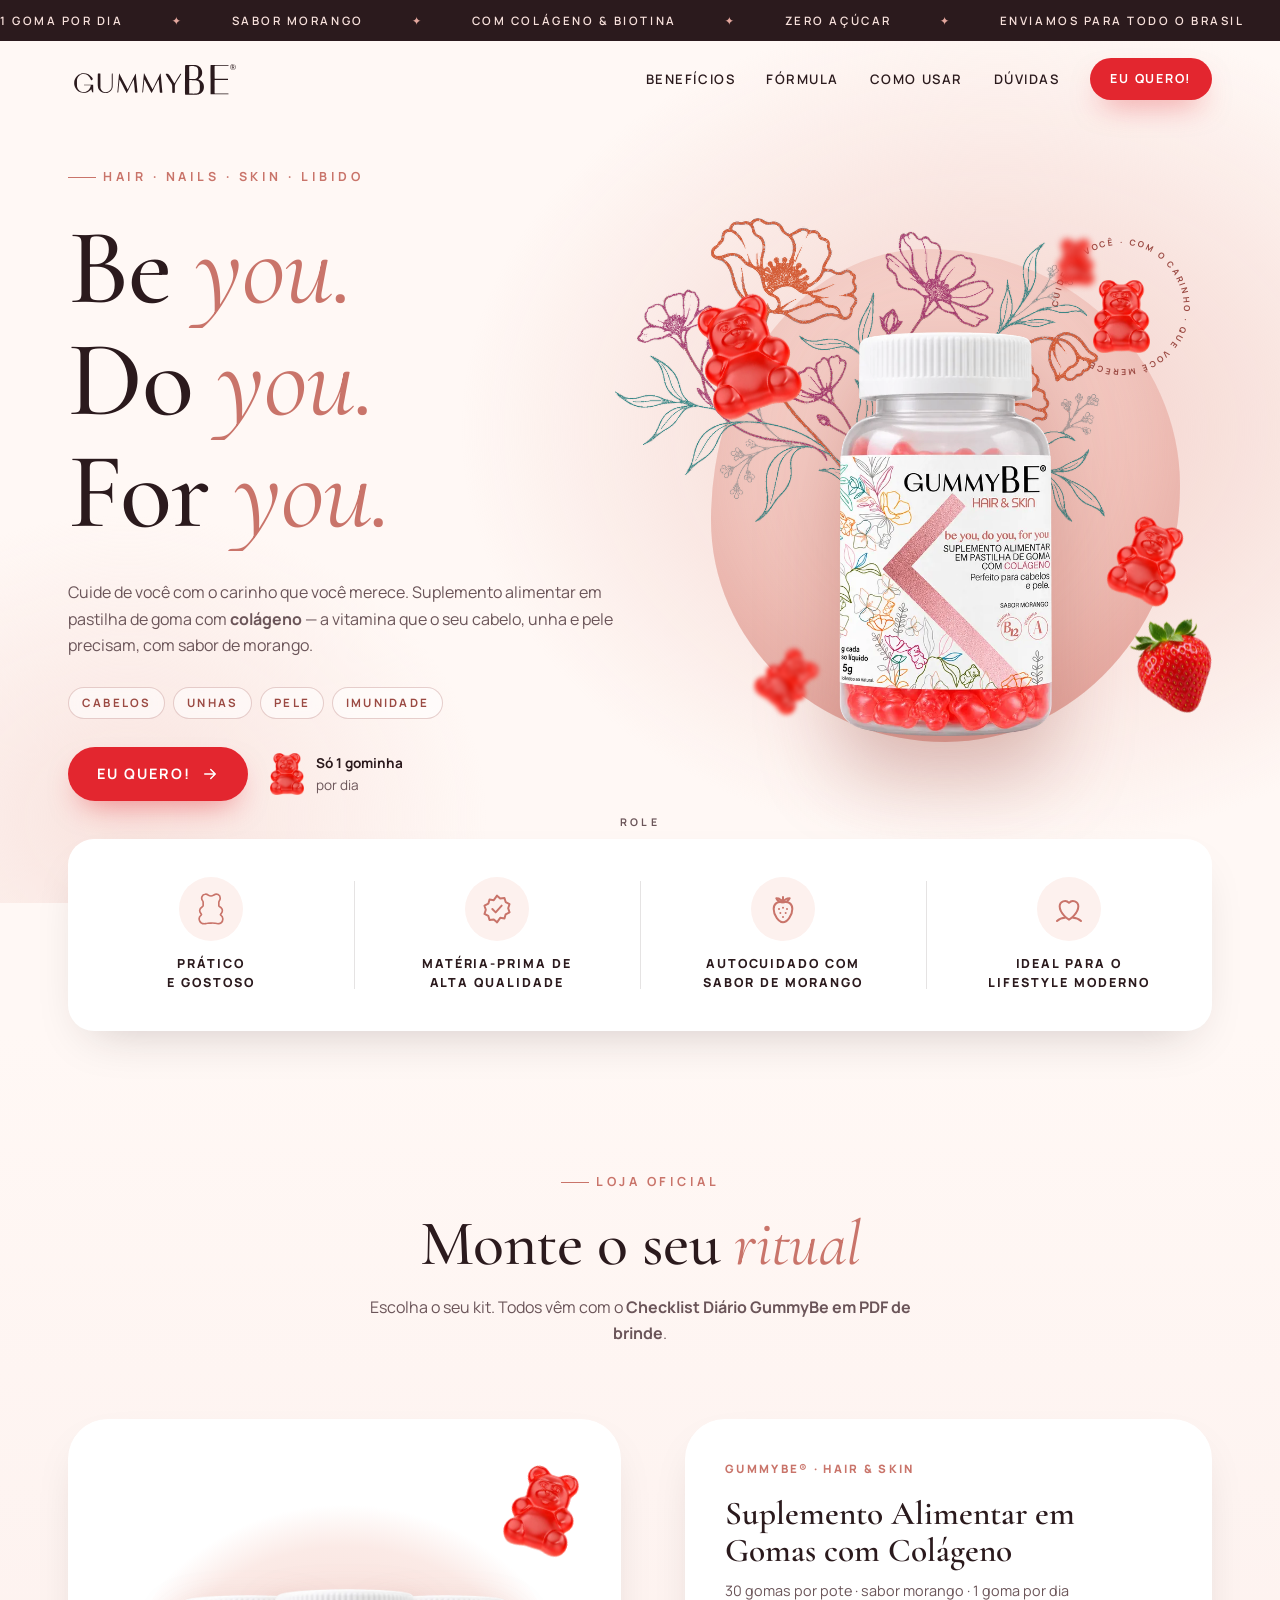
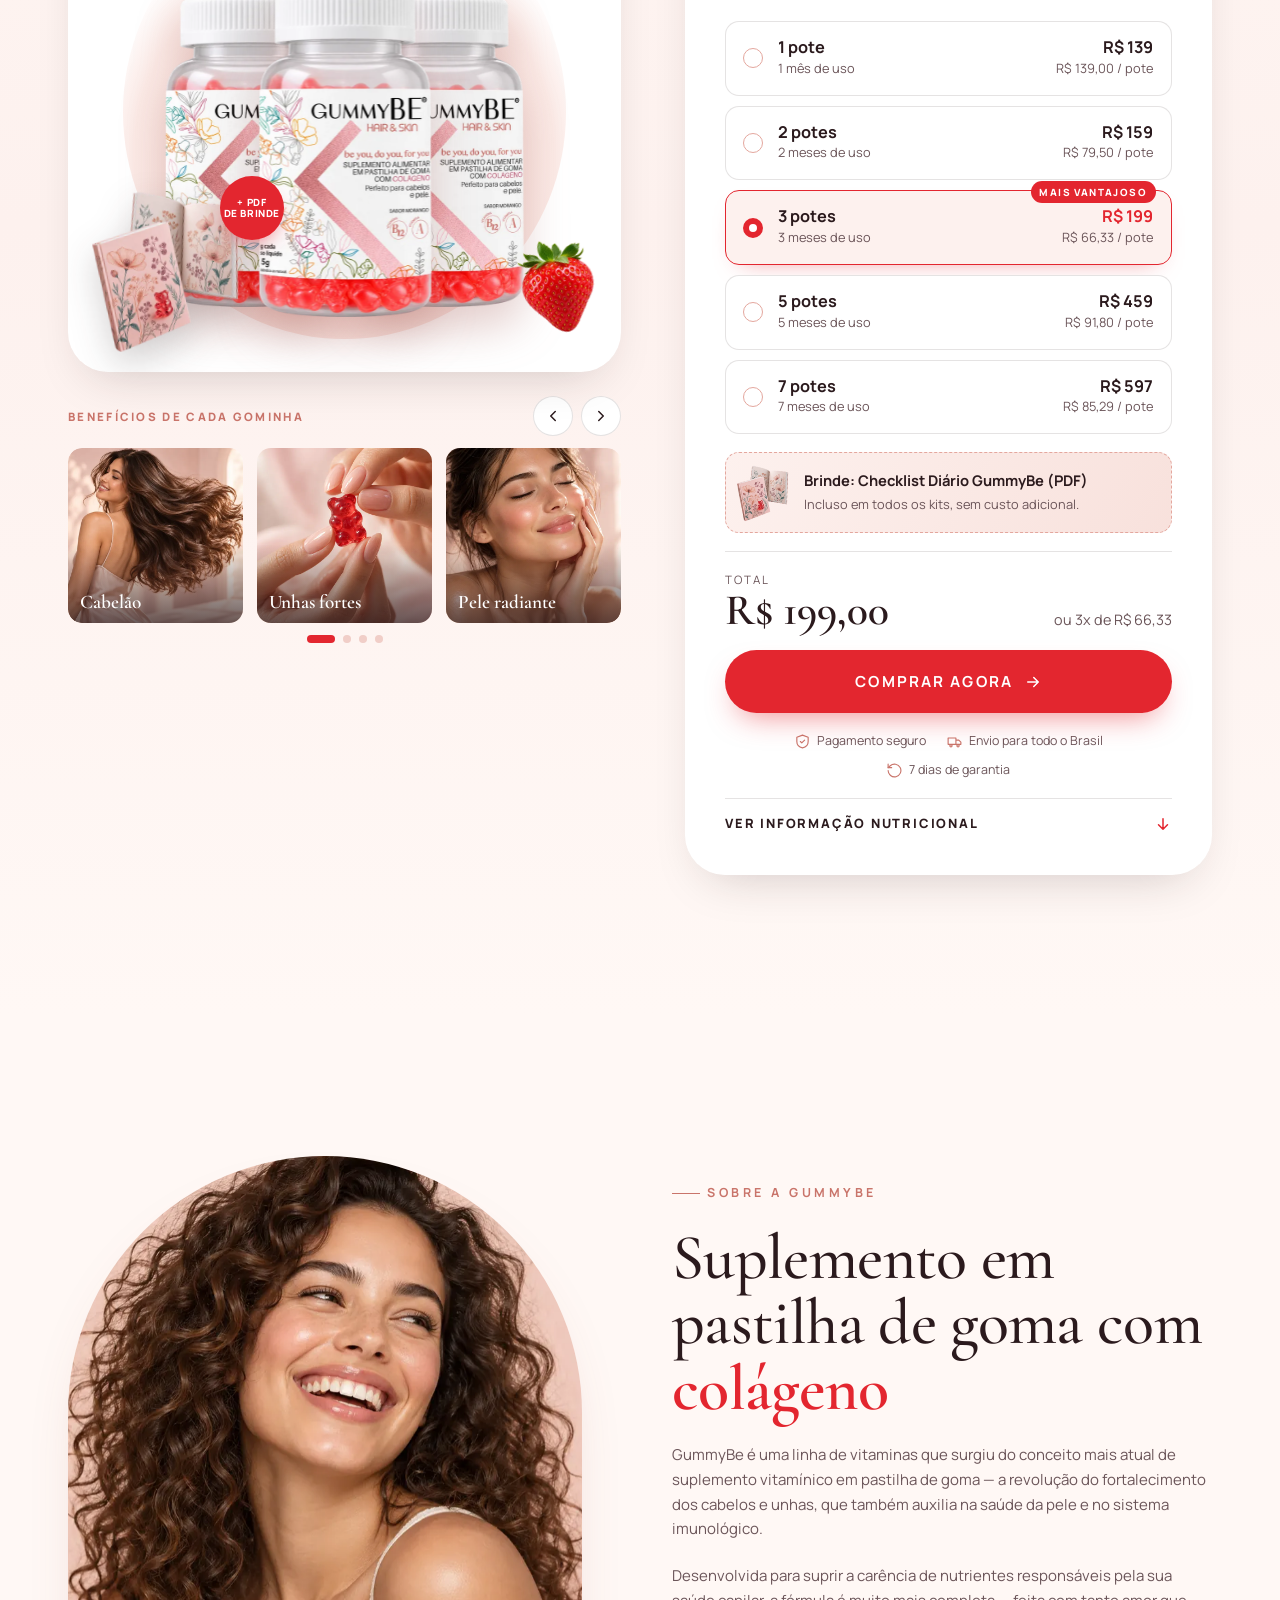
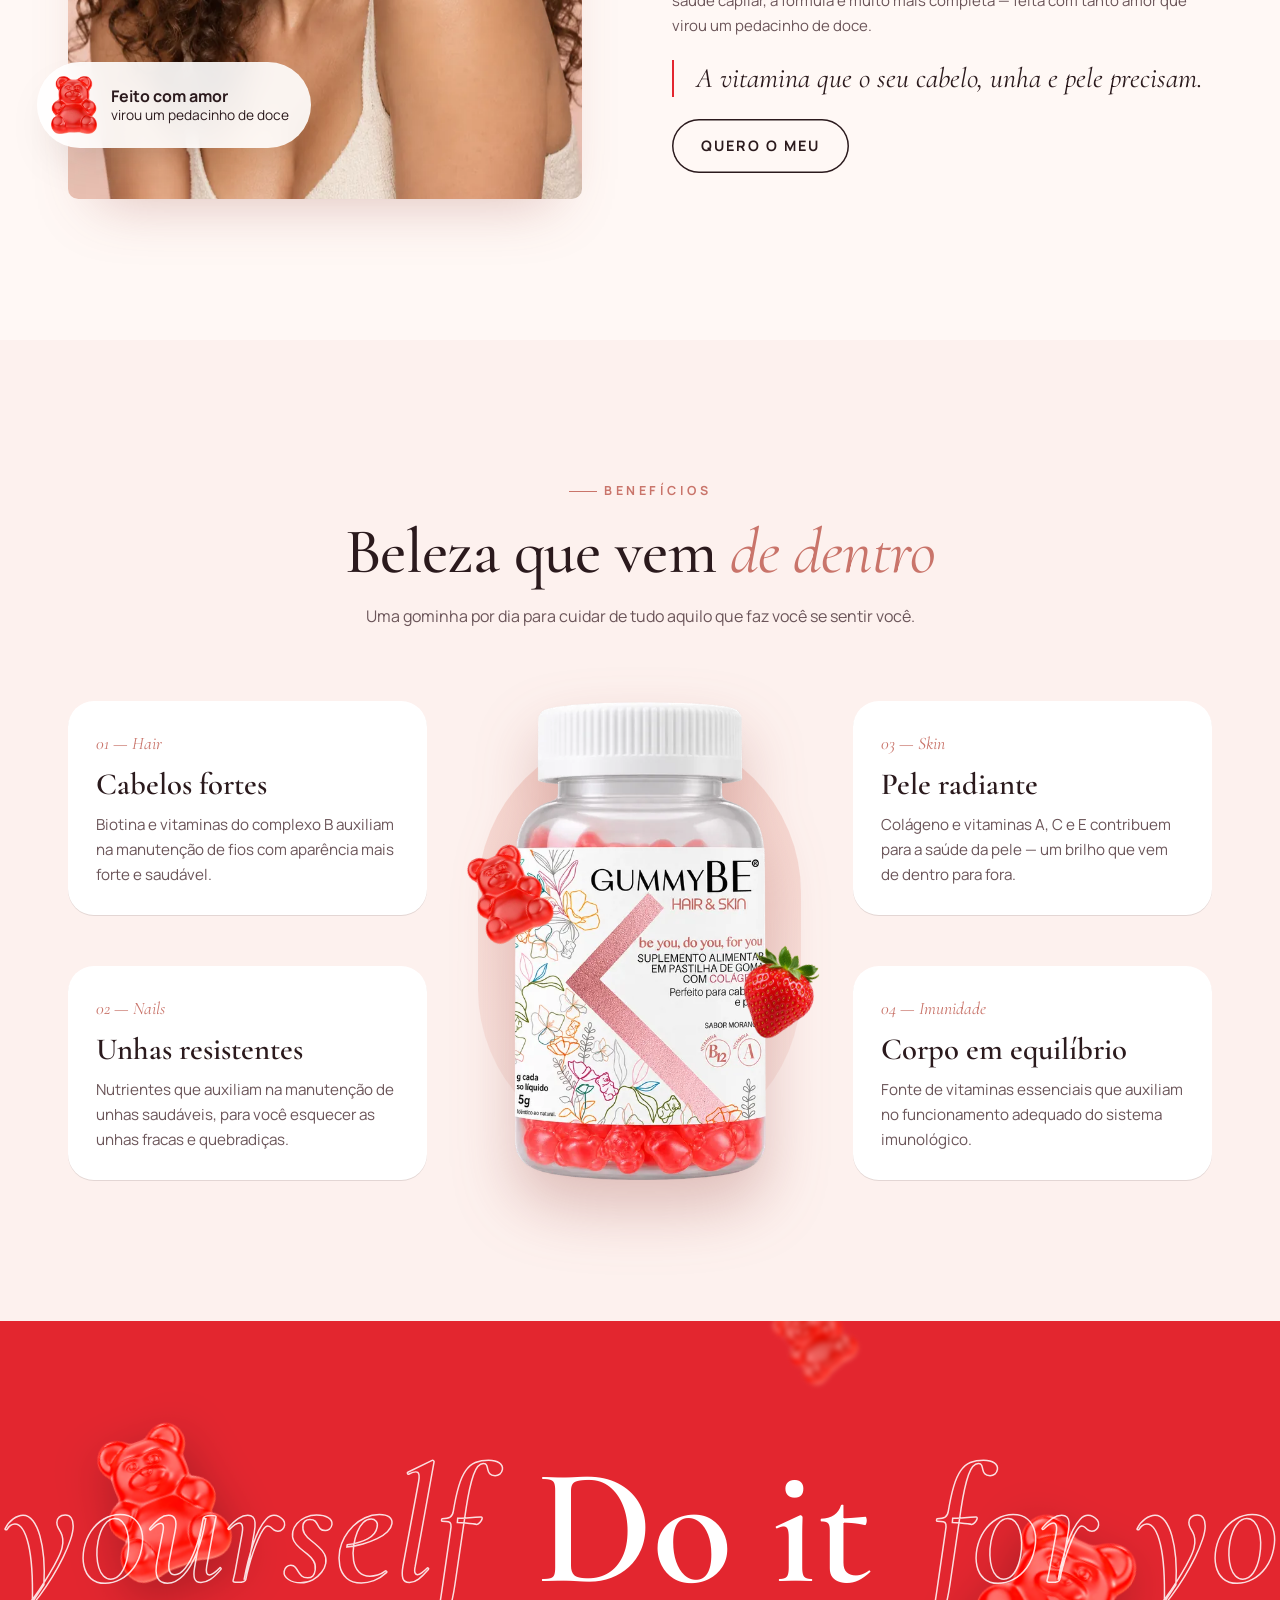
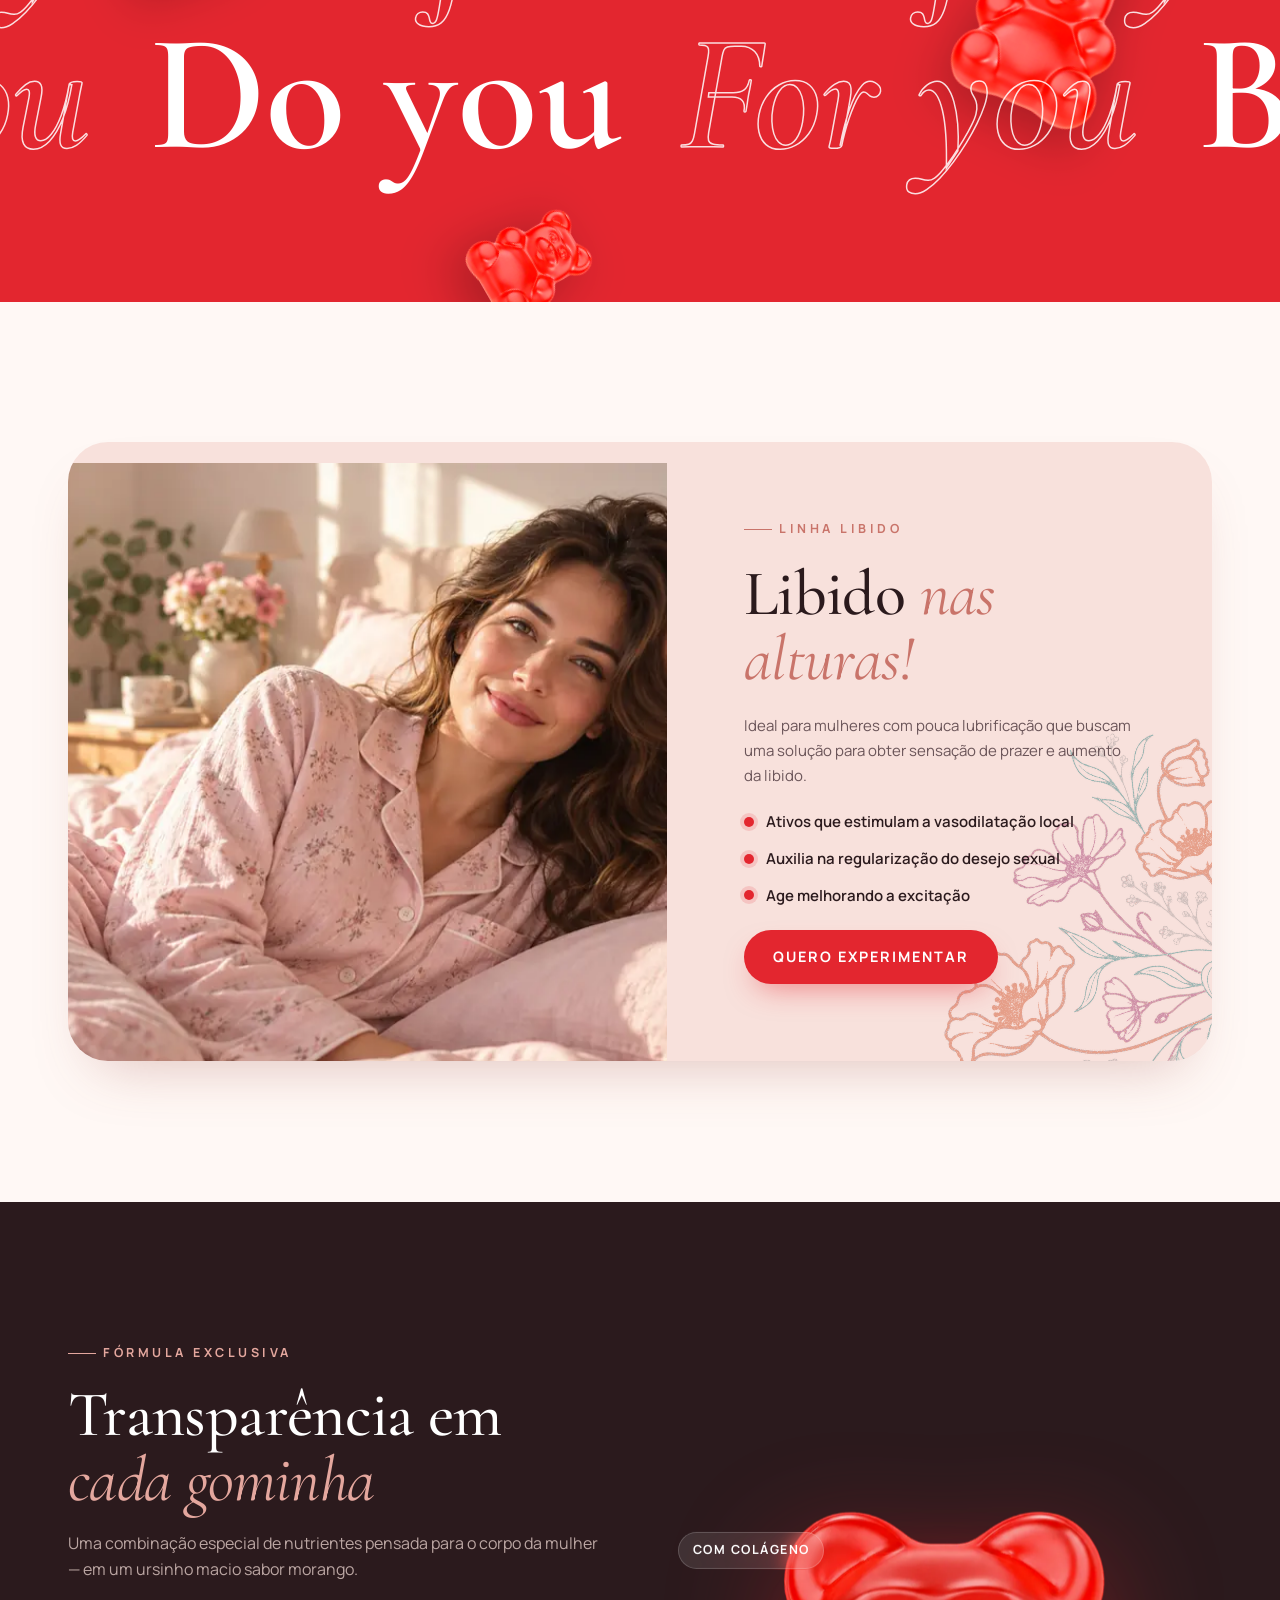
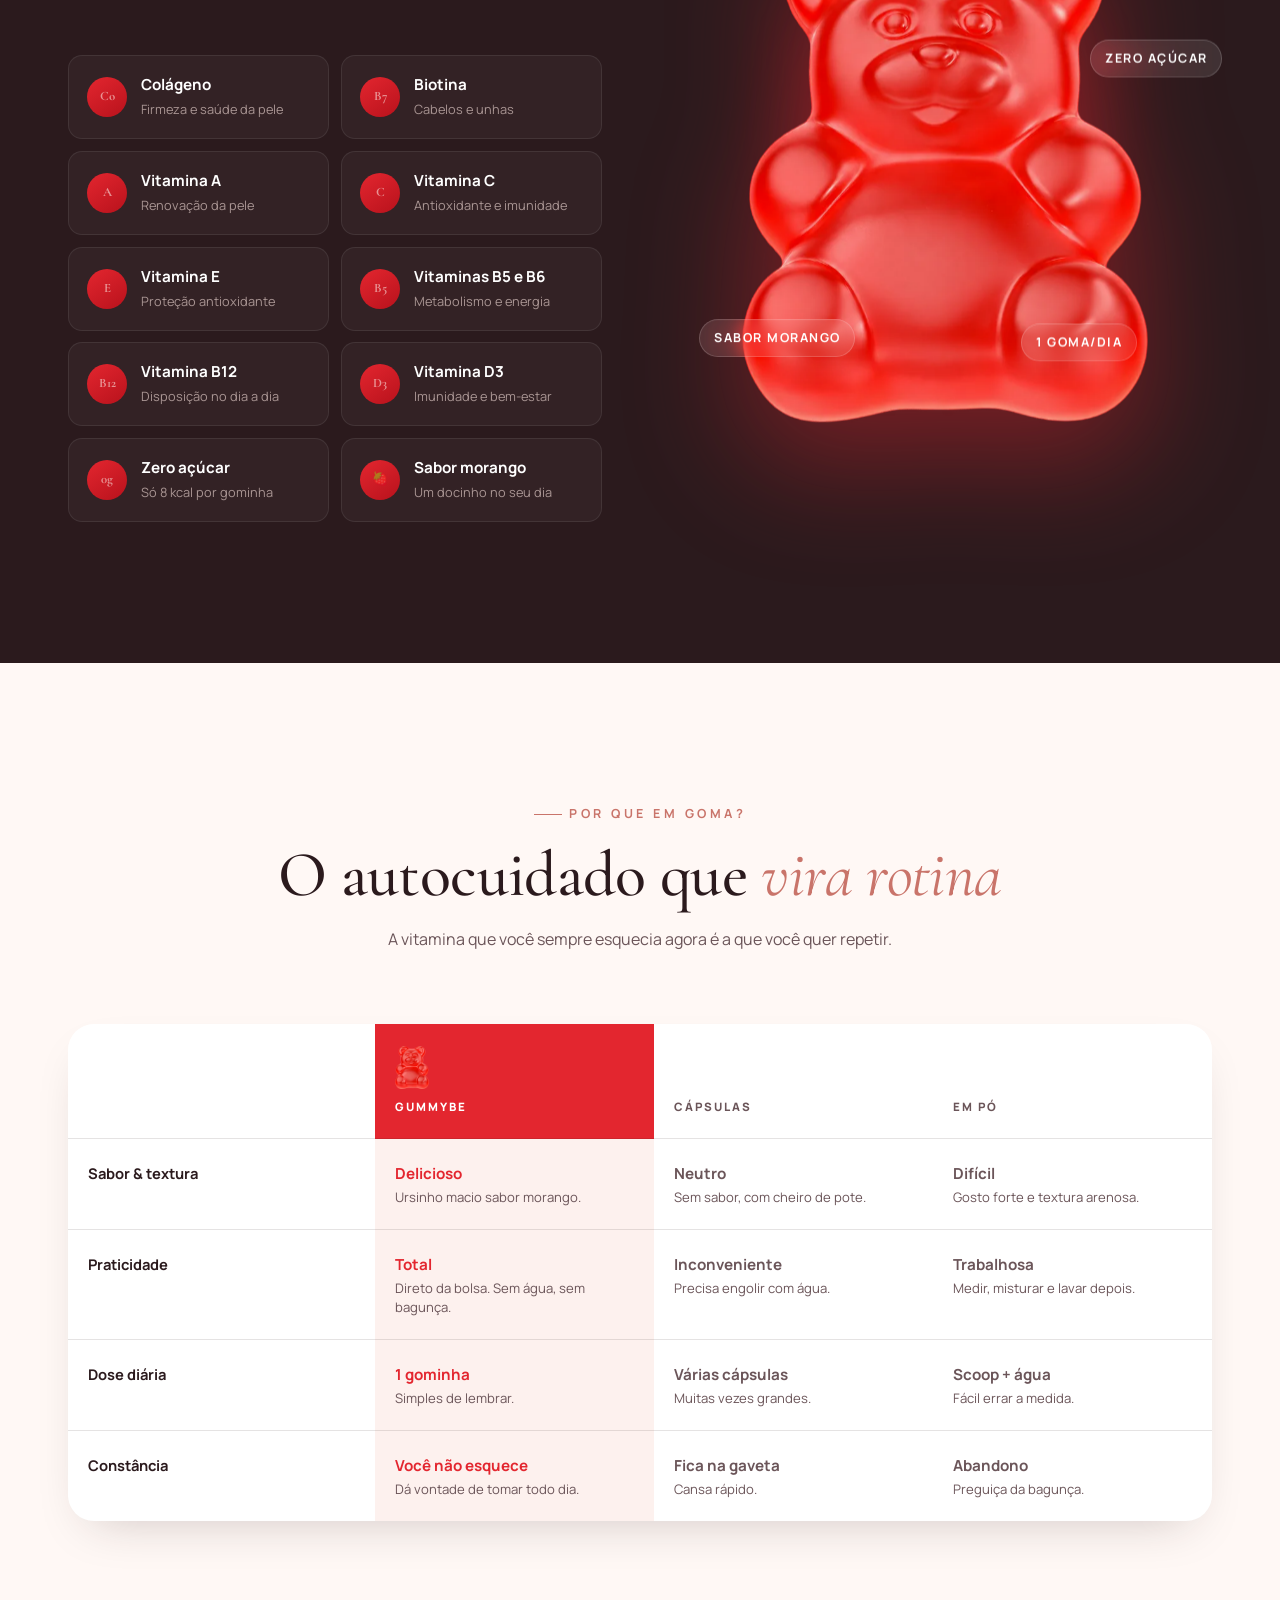
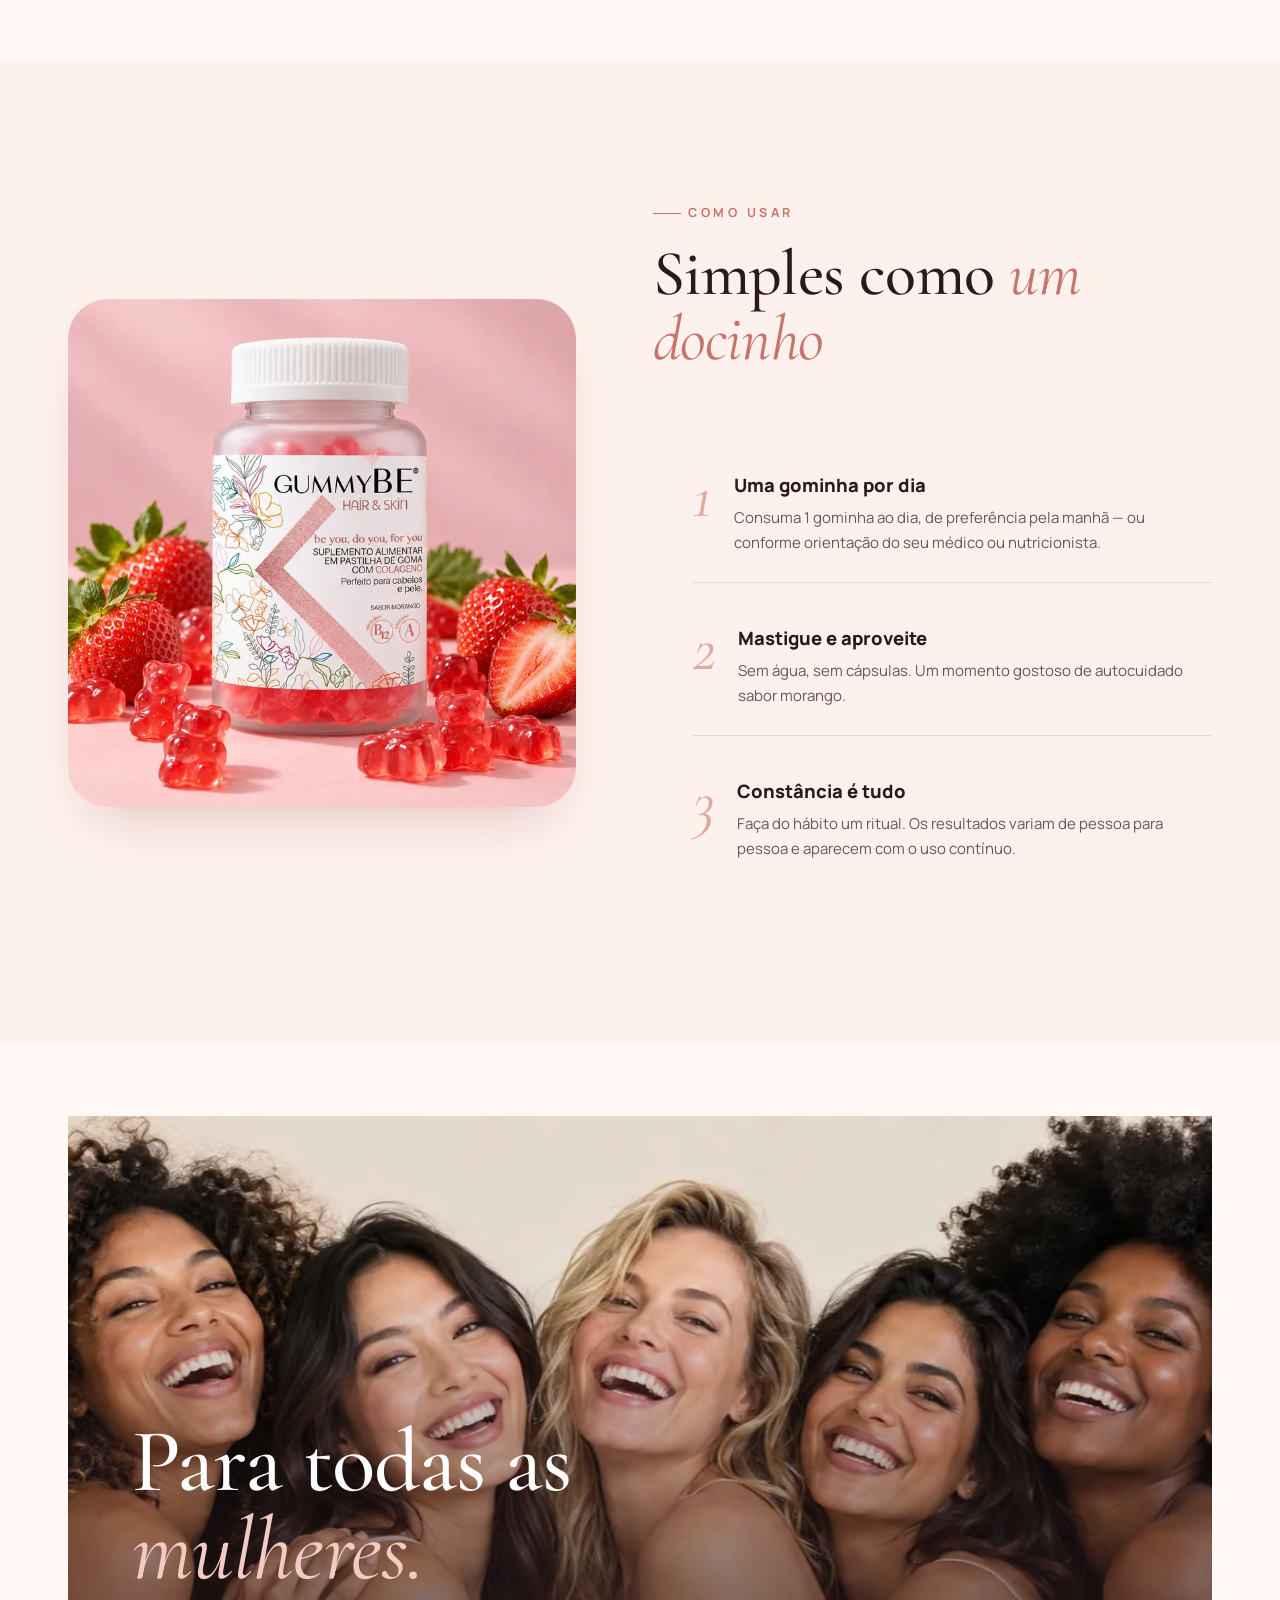
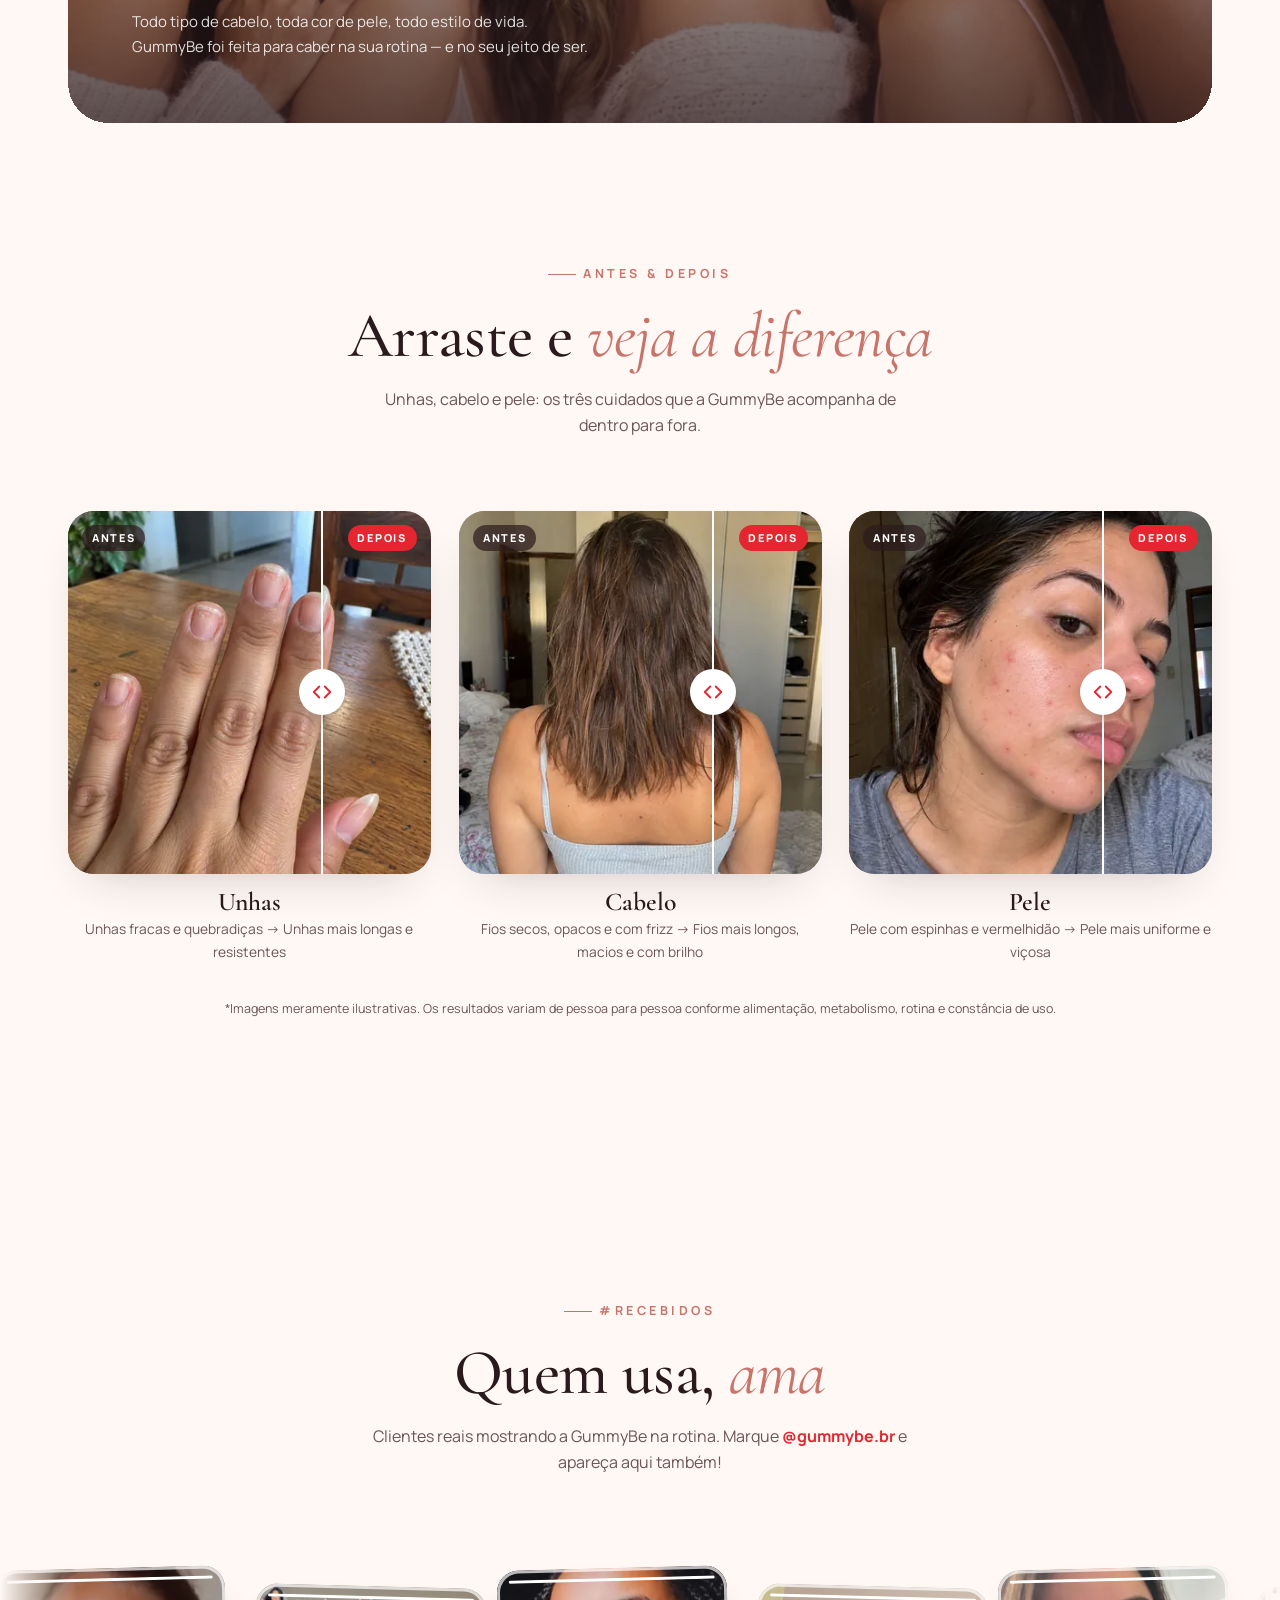
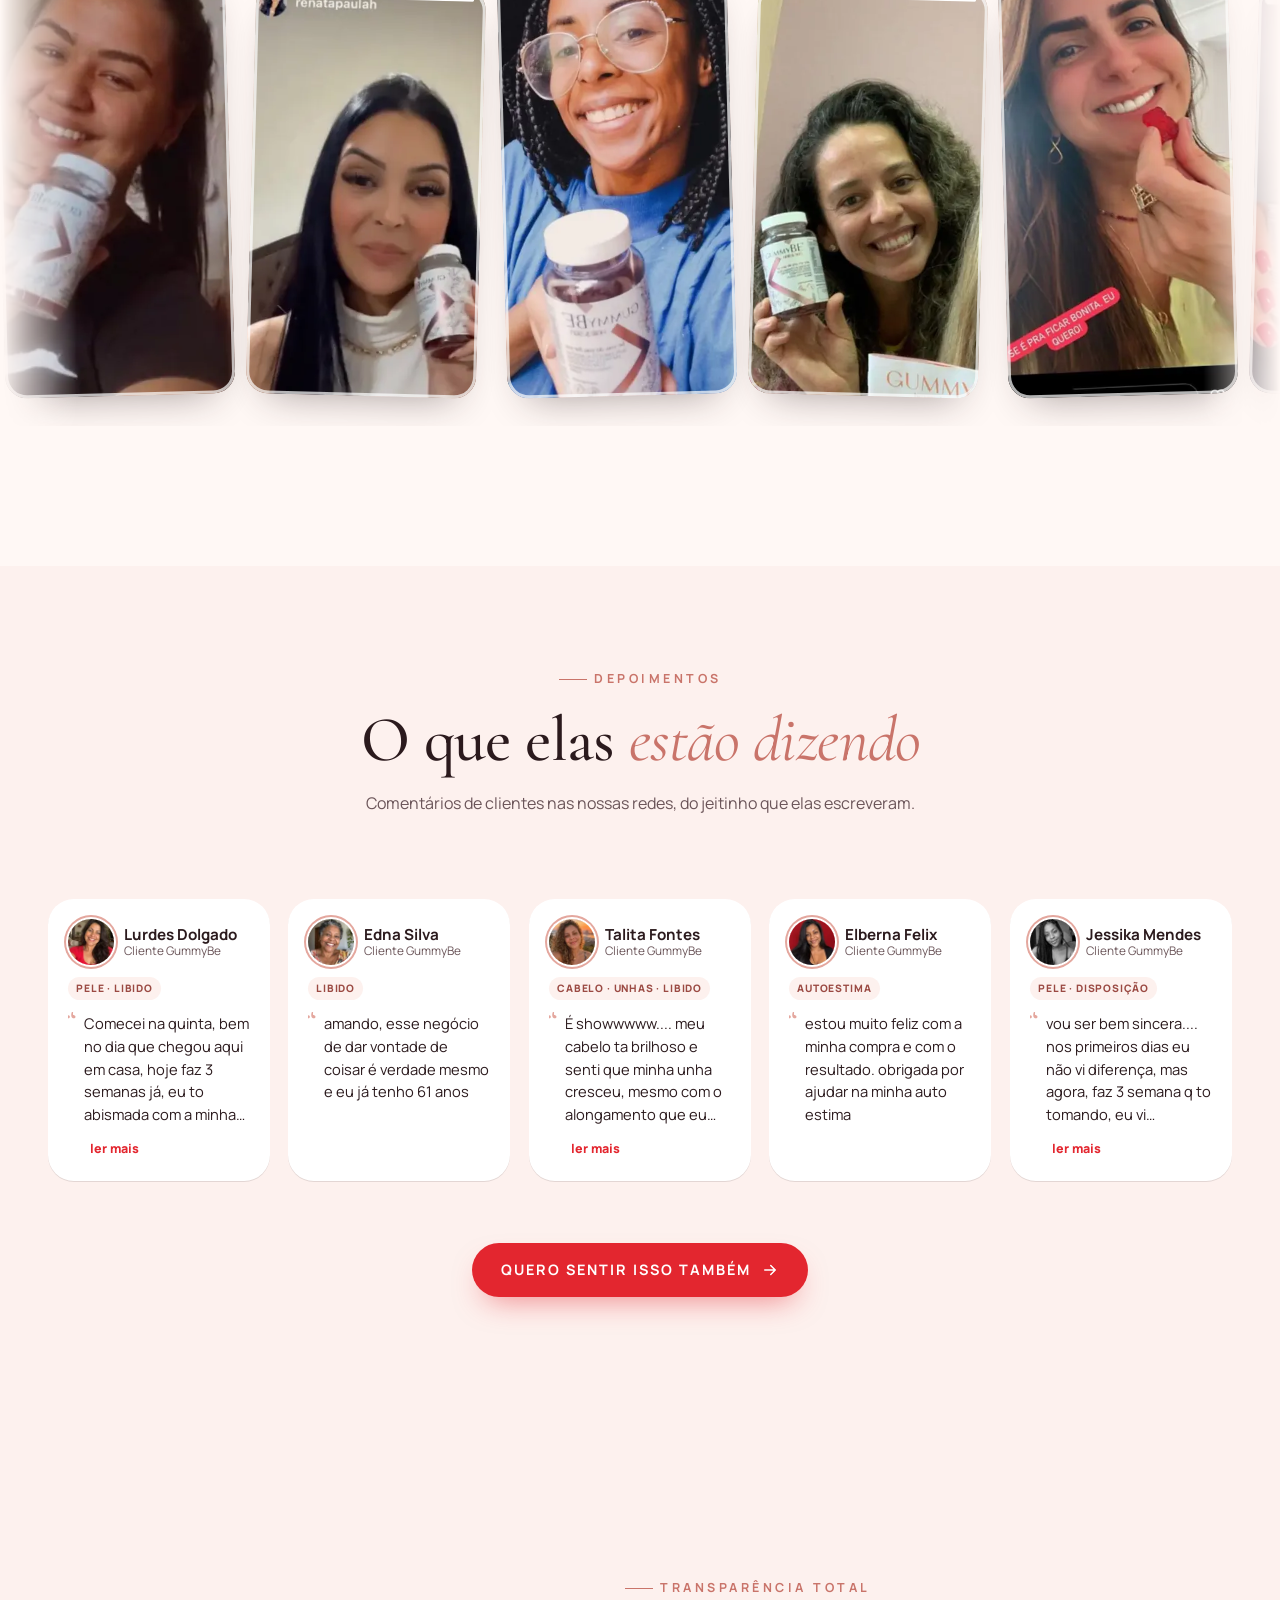
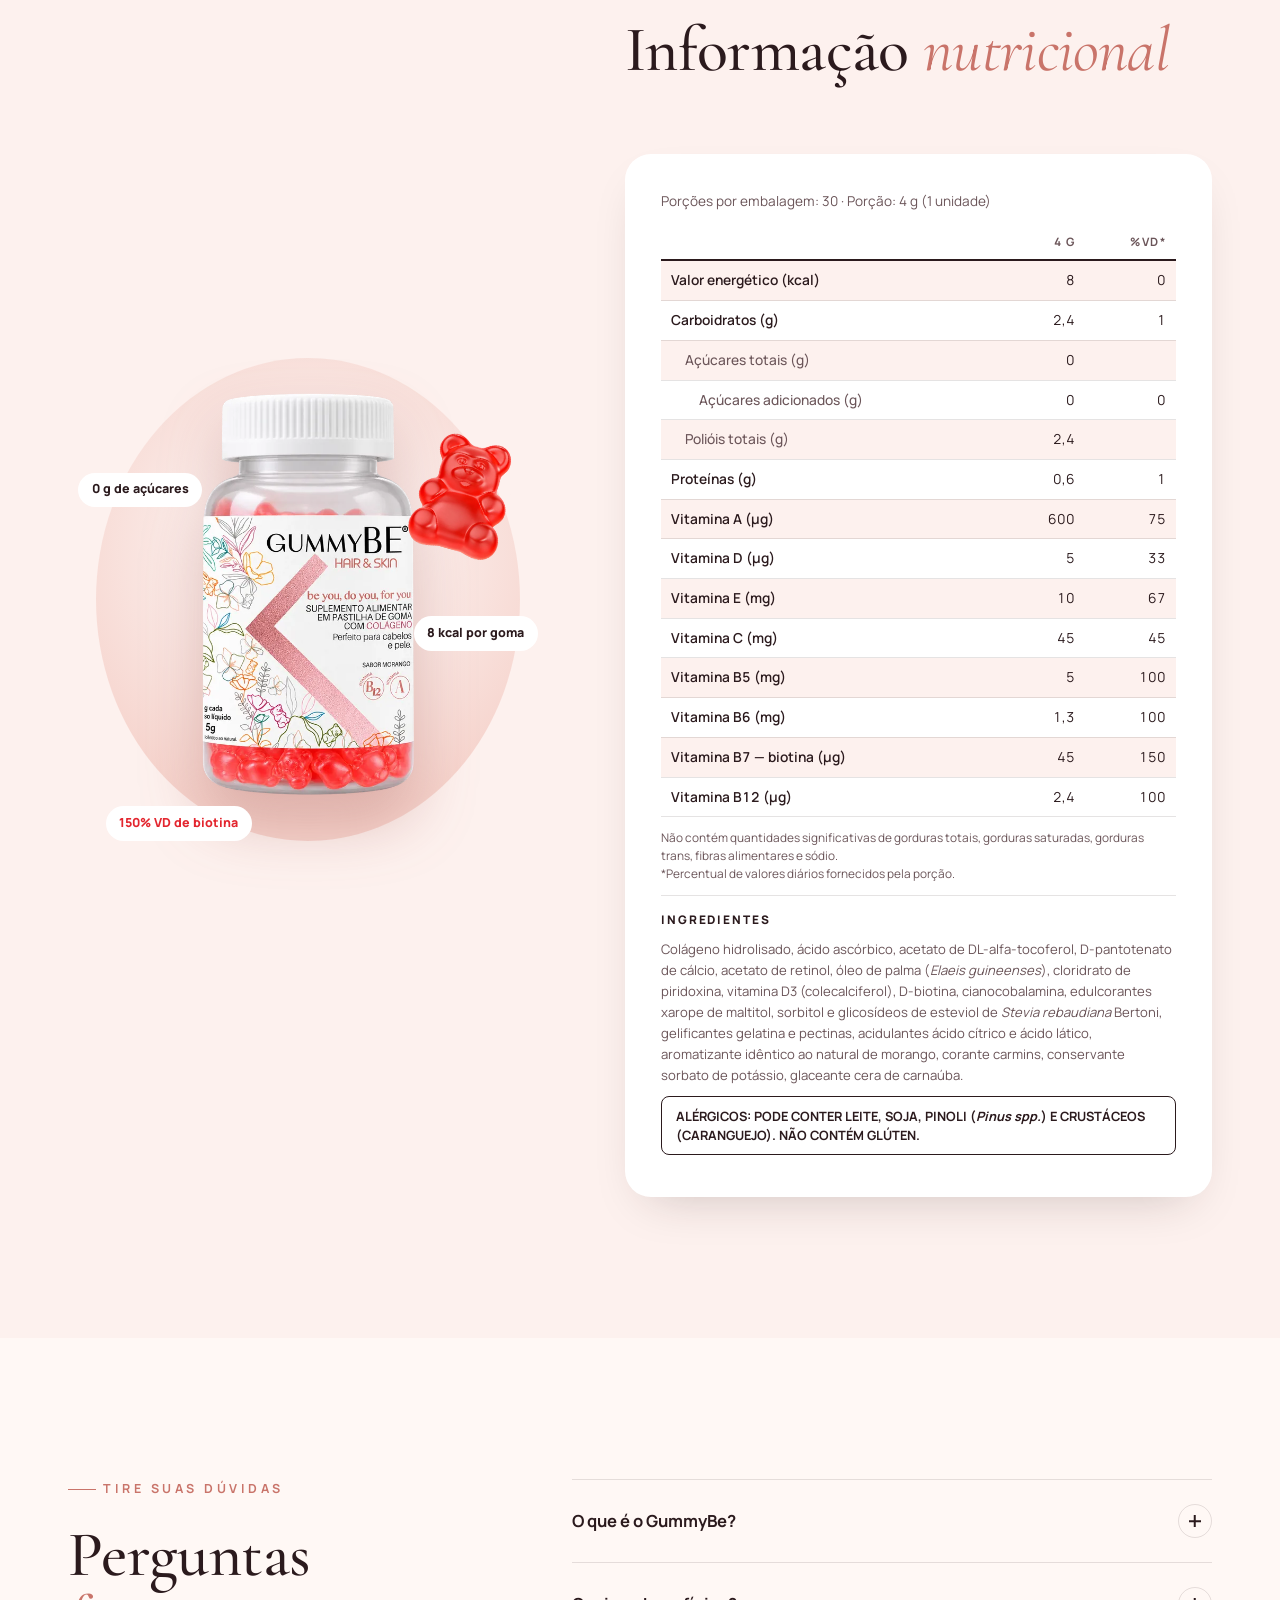
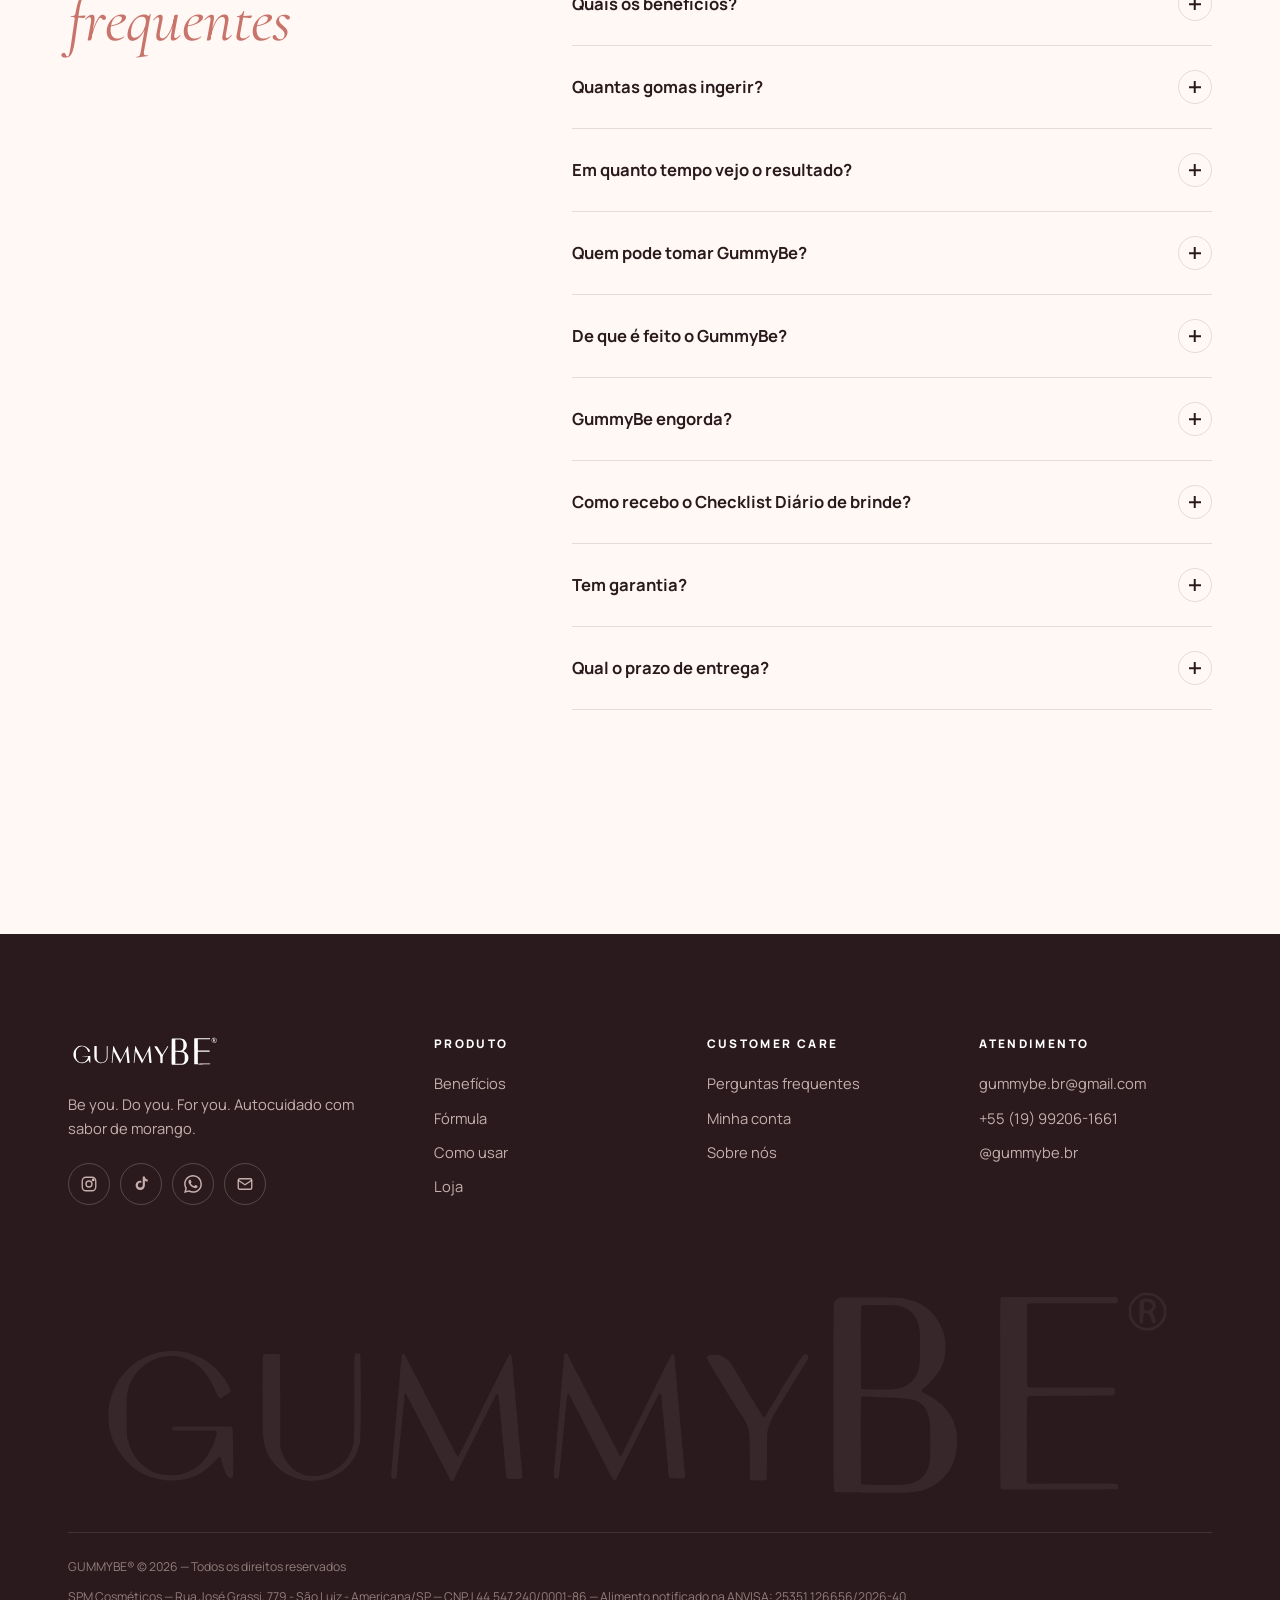
<file: index.html>
<!doctype html>
<html lang="pt-BR" class="no-js">
<head>
  <meta charset="utf-8">
  <meta name="viewport" content="width=device-width, initial-scale=1, viewport-fit=cover">
  <title>GummyBe® Hair &amp; Skin — Suplemento em goma com colágeno</title>
  <meta name="description" content="GummyBe® Hair & Skin: gominhas de ursinho sabor morango com colágeno, biotina e vitaminas para cabelos, unhas e pele. Apenas 1 goma por dia. Be you. Do you. For you.">
  <meta name="theme-color" content="#fff8f5">
  <link rel="canonical" href="https://shop.gummybe.com.br/">

  <meta property="og:type" content="product">
  <meta property="og:title" content="GummyBe® Hair & Skin — Be you.">
  <meta property="og:description" content="Suplemento alimentar em pastilha de goma com colágeno. Sabor morango, 1 goma por dia.">
  <meta property="og:image" content="assets/img/og.jpg">
  <meta property="og:locale" content="pt_BR">

  <link rel="icon" type="image/png" href="assets/img/favicon.png">
  <link rel="apple-touch-icon" href="assets/img/favicon.png">

  <link rel="preconnect" href="https://fonts.googleapis.com">
  <link rel="preconnect" href="https://fonts.gstatic.com" crossorigin>
  <link href="https://fonts.googleapis.com/css2?family=Cormorant+Garamond:ital,wght@0,500;0,600;0,700;1,400;1,500&family=Manrope:wght@400;500;600;700;800&display=swap" rel="stylesheet">

  <link rel="preload" as="image" href="assets/img/jar-640.webp" imagesrcset="assets/img/jar-400.webp 400w, assets/img/jar-640.webp 640w, assets/img/jar-900.webp 900w" imagesizes="(max-width: 900px) 60vw, 360px">
  <link rel="stylesheet" href="assets/css/style.css">

  <script>document.documentElement.classList.replace('no-js', 'js');</script>
  <!-- Meta Pixel Code -->
  <script>
  !function(f,b,e,v,n,t,s)
  {if(f.fbq)return;n=f.fbq=function(){n.callMethod?
  n.callMethod.apply(n,arguments):n.queue.push(arguments)};
  if(!f._fbq)f._fbq=n;n.push=n;n.loaded=!0;n.version='2.0';
  n.queue=[];t=b.createElement(e);t.async=!0;
  t.src=v;s=b.getElementsByTagName(e)[0];
  s.parentNode.insertBefore(t,s)}(window, document,'script',
  'https://connect.facebook.net/en_US/fbevents.js');
  fbq('init', '976357427258798');
  fbq('track', 'PageView');
  </script>
  <!-- End Meta Pixel Code -->
</head>
<body>
<noscript><img height="1" width="1" style="display:none" alt=""
src="https://www.facebook.com/tr?id=976357427258798&ev=PageView&noscript=1"
/></noscript>

<svg width="0" height="0" style="position:absolute" aria-hidden="true" focusable="false"><symbol id="logo" viewBox="0 0 3144 690"><path fill="currentColor" fill-rule="evenodd" d="M 2953.8 77.0 C 2941.8 79.0, 2925.9 92.3, 2919.2 105.9 L 2915.5 113.4 2915.5 128.5 L 2915.6 143.5 2919.0 149.5 C 2926.3 162.5, 2932.6 168.7, 2945 175.7 C 2951.4 179.3, 2951.6 179.3, 2965.3 179.8 L 2979.0 180.2 2987.5 176.1 C 2999.6 170.3, 3008.5 161.7, 3014.2 150.2 L 3018.5 141.5 3018.5 127.5 L 3018.5 113.5 3014.5 105.7 C 3002.9 82.8, 2980.9 72.5, 2953.8 77.0 M 2954.8 84.0 C 2945.4 85.6, 2933.0 96.1, 2925.9 108.5 C 2922.5 114.5, 2922.5 114.5, 2922.5 127.5 L 2922.5 140.5 2926.3 147.5 C 2931.6 157.3, 2941.0 166.0, 2950.9 170.1 C 2961.3 174.4, 2974.9 174.1, 2985.3 169.2 C 2993.9 165.2, 3003.2 155.8, 3008 146.4 C 3011.4 139.7, 3011.5 139.2, 3011.5 128 C 3011.5 116.6, 3011.5 116.4, 3007.6 108.8 C 2997.6 88.8, 2978.8 80.0, 2954.8 84.0 M 2564.0 90.0 C 2562.0 92.0, 2562.0 92.9, 2562.2 353.0 C 2562.5 594.4, 2562.6 614.1, 2564.2 615.6 C 2565.7 617.1, 2577.9 617.2, 2724.0 617.1 C 2811.0 617.0, 2882.8 616.6, 2883.5 616.4 C 2886.0 615.4, 2887.3 609.4, 2885.8 606.3 C 2883.1 600.5, 2886.8 600.8, 2784.6 600.6 C 2732.8 600.6, 2679.1 600.9, 2665.3 601.3 L 2640.0 602.1 2637.5 599.6 L 2635.0 597.1 2635.3 480.1 C 2635.5 369.3, 2635.6 363.0, 2637.3 361.3 C 2639.0 359.6, 2645.5 359.5, 2756.1 359 L 2873.2 358.5 2875.2 356.0 C 2877.7 352.9, 2877.5 341.0, 2874.9 338.5 C 2873.5 337.1, 2860.3 336.9, 2757.2 337.0 L 2640.9 337.0 2638.6 334.7 L 2636.3 332.4 2635.6 221.4 C 2635.3 160.3, 2635.2 109.5, 2635.6 108.6 C 2636.0 107.6, 2637.4 106.4, 2638.7 105.9 C 2640.1 105.4, 2690.2 105, 2761.1 105 L 2881.1 105 2883.5 102.5 C 2885.2 100.9, 2886 99.0, 2886 96.5 C 2886 94.0, 2885.2 92.1, 2883.5 90.5 L 2881.1 88 2723.5 88 C 2567.1 88, 2566.0 88.0, 2564.0 90.0 M 2125 89.5 C 2124.2 89.7, 2121.8 90.2, 2119.6 90.5 C 2114.0 91.4, 2106.6 98.6, 2104.9 104.8 C 2103.6 109.6, 2103.3 576.7, 2104.6 605.5 C 2105.2 619.7, 2106.1 622.4, 2110.3 624.1 C 2114.9 626.0, 2283.7 626.7, 2310.5 625.0 C 2337.1 623.3, 2352.6 619.3, 2373.5 608.8 C 2403.8 593.5, 2428.5 562.6, 2438.2 527.6 C 2444.7 504.1, 2445.1 465.8, 2439.1 447.2 C 2438.0 443.7, 2436.5 439.0, 2435.9 436.7 C 2432.0 422.0, 2416.0 397.8, 2400.7 383.4 C 2393.6 376.7, 2370.6 360, 2368.4 360 C 2367.0 360, 2351.5 351.8, 2348.2 349.3 C 2343.7 345.9, 2344.1 344.9, 2352.2 338.2 C 2365.3 327.5, 2382.6 308.6, 2390.1 297 C 2397.7 285.2, 2398.8 283.2, 2401.5 277.0 C 2409.3 258.5, 2411.4 248.1, 2411.4 227.5 C 2411.4 207.0, 2409.7 196.2, 2403.3 178.5 C 2392.1 147.6, 2369.1 120.3, 2343.5 107.8 C 2340.8 106.4, 2337.2 104.6, 2335.5 103.7 C 2329.1 100.3, 2315.9 96, 2312.0 96 C 2309.7 96, 2305.8 95.1, 2303.2 94.0 C 2293.5 90.0, 2289.3 89.8, 2206.5 89.5 C 2162.5 89.3, 2125.8 89.3, 2125 89.5 M 2957.5 93.4 C 2956.9 93.7, 2954.8 94.1, 2952.7 94.5 C 2944.9 95.8, 2945 95.2, 2945 129.0 L 2945 159.0 2947.4 160.5 C 2949.3 161.8, 2950.3 161.9, 2951.9 161.0 C 2954.6 159.6, 2955.0 157.7, 2955.3 145.0 C 2955.5 135.0, 2955.6 134.5, 2958.1 133.1 C 2965.1 129.2, 2973.2 134.9, 2976.1 146 C 2979.3 158.0, 2980.8 160.5, 2985 160.5 C 2988.1 160.5, 2988.5 160.2, 2988.8 157.5 C 2989.4 153.0, 2987.2 144.4, 2983.4 136.2 L 2980.1 128.9 2984.1 124.5 C 2993.1 114.8, 2990.7 100.9, 2979.2 95.7 C 2974.9 93.8, 2960.4 92.3, 2957.5 93.4 M 2959.7 102.0 C 2957.1 104.1, 2957 104.5, 2957 113.5 C 2957 120.9, 2957.3 123.0, 2958.7 124.1 C 2960.3 125.5, 2967.8 125.8, 2972.4 124.6 C 2975.1 123.9, 2981 115.7, 2981 112.8 C 2981 104.5, 2966.1 97.0, 2959.7 102.0 M 2216.2 110.0 L 2182.8 110.5 2180.9 112.9 C 2179.1 115.2, 2179 118.5, 2179 227.0 C 2179 323.1, 2179.2 339.1, 2180.4 340.3 C 2182.3 342.1, 2223.5 343.0, 2256 341.9 C 2280.3 341.1, 2289.1 339.2, 2304.0 331.3 C 2322.6 321.5, 2337.2 299.6, 2339.9 277.4 C 2341.6 263.2, 2342.3 216.4, 2341.2 192.9 C 2339.9 166.9, 2337.0 155.5, 2328.0 141.8 C 2314.3 120.9, 2296.6 111.8, 2267.2 110.5 C 2259.7 110.2, 2252.6 109.8, 2251.5 109.7 C 2250.4 109.6, 2234.5 109.7, 2216.2 110.0 M 260.4 238.5 C 252.6 239.7, 243.4 241.7, 239.9 242.8 C 236.4 244.0, 231.5 245.4, 229.1 246.0 C 223.9 247.4, 200.4 258.7, 194.4 262.7 C 192.1 264.3, 188.3 266.8, 185.9 268.4 C 172.1 277.4, 155.7 294.2, 141.5 313.7 C 133 325.4, 123.8 345.4, 117.6 366 C 115.1 374.1, 114.5 377.0, 112.1 393.7 C 109.3 412.2, 112.0 446.6, 117.5 463.4 C 118.9 467.6, 120 471.5, 120 472.1 C 120 473.9, 127.3 490.2, 131.9 498.5 C 151.3 534.1, 183.3 565.0, 213.5 577.2 C 241.3 588.4, 259.0 592.1, 286 592.3 C 332.6 592.7, 369.3 575.9, 405.8 537.5 C 416.6 526.0, 418.1 525.5, 420.0 531.8 C 422.8 541.2, 427.4 556.0, 429.1 560.5 C 430.0 563.2, 431.6 567.6, 432.5 570.2 C 436.7 582.3, 449.0 589.5, 452.9 582.1 C 454.2 579.8, 454.4 533.2, 453.3 482.0 C 452.7 448.9, 452.6 448.6, 450.4 446.3 L 448.1 444 369.3 444 C 299.5 444, 290.2 444.2, 288.2 445.6 C 285.4 447.6, 285.2 452.5, 287.9 454.0 C 289.2 454.6, 309.8 455, 347.9 455 C 405.4 455, 406.0 455.0, 408.1 457.1 C 409.2 458.2, 409.9 459.8, 409.6 460.6 C 409.3 461.4, 408.3 464.9, 407.5 468.3 C 406.6 471.7, 405.1 476.5, 404.1 479 C 403.1 481.5, 401.9 485.1, 401.5 487 C 400.2 493.4, 387.2 518.3, 380.4 527.5 C 349.9 568.5, 312.9 583.2, 258.3 576.1 C 234.1 573.0, 204.4 554.1, 187.1 530.9 C 180.3 521.7, 169.8 501.0, 168.0 493 C 167.3 490.0, 166.1 486.0, 165.3 484.2 C 161.8 475.8, 161.0 462.7, 161.0 413.0 C 161 360.4, 161.5 353.2, 166.0 338.3 C 179.3 295.0, 216.5 261.0, 260 252.4 C 290.5 246.4, 323.1 252.5, 347.4 268.8 C 366.8 281.8, 385.3 304.0, 396.6 328 C 397.7 330.5, 400.8 337, 403.4 342.5 C 414.8 366.9, 416.8 369.1, 423.1 364.1 C 424.4 363.1, 427.3 361.3, 429.5 360.1 C 449.4 349.3, 449.8 348.4, 442.5 334.5 C 439.5 328.7, 436.2 322.7, 435.2 321.2 C 434.2 319.7, 431.2 315.3, 428.6 311.3 C 392.6 257.3, 325.0 228.1, 260.4 238.5 M 793.5 242.7 C 786.4 243.8, 787 233.6, 787 360.4 C 787 480.4, 786.8 486.0, 782.5 498.8 C 781.1 502.8, 780 506.6, 780 507.2 C 780 509.2, 771.9 525.1, 767.4 532.0 C 748.7 560.4, 711.2 580, 675.4 580 C 634.1 580, 600.3 553.9, 586.3 511 L 583.5 502.5 583.3 375.1 C 583.1 262.1, 582.9 247.5, 581.5 246.1 C 580.2 244.8, 576.9 244.6, 560.4 244.8 C 539.8 245.1, 537.5 245.5, 536.0 249.6 C 534.7 252.9, 534.7 449.4, 536.0 465.5 C 539.0 503.6, 549.4 527.6, 574.4 553.8 C 590.0 570.1, 614.5 583.6, 638 588.8 C 654.3 592.4, 659.0 593, 671.9 593.0 C 716.8 593.0, 757.3 572.5, 781.4 537.5 C 792.0 522.0, 795.0 514.9, 802.7 486 C 805.2 476.7, 805.5 247.0, 803 244.6 C 801.2 242.8, 797.6 242.1, 793.5 242.7 M 1365.0 244.0 C 1363.5 245.5, 1363.0 247.4, 1363.0 251.8 C 1363.0 258.4, 1359.2 306.8, 1358.5 309 C 1358.2 309.8, 1357.1 322.5, 1356.0 337.2 C 1354.9 351.8, 1353.4 369.6, 1352.6 376.7 C 1351.8 383.7, 1350.6 396.9, 1350.0 406 C 1349.4 415.1, 1348.1 430.4, 1347.0 440 C 1346.0 449.6, 1344.8 462, 1344.5 467.5 C 1344.2 473, 1342.6 491.2, 1341.0 508 C 1334.2 580.3, 1334.1 583.4, 1339.0 586.0 C 1345.8 589.7, 1349.5 585.5, 1350.4 572.8 C 1350.8 567.7, 1351.7 558.1, 1352.5 551.5 C 1353.3 544.9, 1354.6 531.6, 1355.5 522 C 1356.4 512.4, 1358.0 496.4, 1359.1 486.5 C 1360.1 476.6, 1361.7 460.9, 1362.5 451.5 C 1363.2 442.1, 1364.6 429.1, 1365.4 422.5 C 1366.2 415.9, 1367.8 399.0, 1369.0 385 C 1371.5 355.2, 1371.8 353.6, 1374.8 353.2 C 1376.6 352.9, 1377.3 353.6, 1378.5 356.7 C 1379.3 358.8, 1380.9 362.3, 1382.1 364.5 C 1383.2 366.7, 1389.9 379.8, 1397.0 393.5 C 1404.0 407.2, 1413.3 425.2, 1417.5 433.5 C 1421.8 441.8, 1426.1 450.3, 1427.2 452.5 C 1428.2 454.7, 1429.5 457.3, 1430.0 458.2 C 1433.6 464.6, 1441.1 479.2, 1453.2 503 C 1460.9 518.1, 1467.6 531.0, 1468.0 531.5 C 1468.7 532.5, 1488.8 571.5, 1493.7 581.5 C 1497.2 588.5, 1500.8 593, 1502.9 593 C 1504.3 593, 1508.8 584.8, 1522.0 558.2 C 1546.4 509.1, 1550.9 500.1, 1552.0 498.2 C 1552.9 496.5, 1557.4 487.3, 1570.8 460.5 C 1626.0 349.1, 1624.4 352.1, 1628.4 353.6 C 1630.5 354.4, 1630.8 356.0, 1632.0 373 C 1632.5 381.0, 1633.8 394.9, 1634.9 404 C 1636.0 413.1, 1637.3 427.5, 1638.0 436 C 1638.6 444.5, 1639.7 456.9, 1640.5 463.5 C 1641.3 470.1, 1642.6 484.3, 1643.5 495.1 C 1644.3 505.9, 1645.6 520.3, 1646.4 527.1 C 1647.2 533.9, 1648.3 546.7, 1649.0 555.5 C 1651.3 589.3, 1649.1 586.4, 1673.0 586.8 C 1697.6 587.2, 1697.7 587.2, 1695.0 569 C 1694.5 565.4, 1693.3 553.3, 1692.5 542 C 1691.6 530.7, 1690.1 513.9, 1689.0 504.5 C 1688.0 495.1, 1686.6 480.3, 1686.0 471.5 C 1685.4 462.7, 1684.3 449.9, 1683.5 443 C 1682.7 436.1, 1681.1 418.6, 1680.0 404 C 1678.9 389.4, 1677.5 374.8, 1677.0 371.5 C 1676.5 368.2, 1675.4 355.5, 1674.5 343.2 C 1673.7 330.9, 1672.5 316.7, 1672.0 311.7 C 1670.2 295.1, 1667.0 257.6, 1667.0 252.8 C 1667.0 249.4, 1666.4 247.4, 1665.0 246.0 C 1660.9 241.9, 1659.6 243.8, 1639.6 284.3 C 1629.2 305.3, 1617.1 329.7, 1612.7 338.5 C 1598.0 367.9, 1587.4 389.3, 1579.1 406.5 C 1574.6 415.9, 1570.2 424.6, 1569.5 426 C 1568.7 427.4, 1564.7 435.2, 1560.6 443.5 C 1536.1 493.3, 1529 507.8, 1529 508.4 C 1529 508.9, 1528.2 510.4, 1527.1 511.8 C 1526.1 513.3, 1524.6 516.4, 1523.9 518.8 C 1522.6 523.3, 1520.2 525.4, 1517.6 524.4 C 1516.7 524.0, 1513.3 518.3, 1509.9 511.6 C 1506.6 505.0, 1502.1 496.1, 1499.9 492 C 1497.7 487.9, 1491.4 475.9, 1486.1 465.5 C 1480.7 455.1, 1474.1 442.4, 1471.5 437.5 C 1461.8 419.0, 1454.7 405.4, 1452.8 401.5 C 1451.8 399.3, 1450.4 396.6, 1449.8 395.5 C 1449.1 394.4, 1447.8 391.9, 1446.8 390 C 1445.7 388.1, 1443.8 385.0, 1442.5 383.1 C 1441.1 381.2, 1440 378.9, 1440 377.9 C 1440 376.9, 1437.9 372.1, 1435.4 367.3 C 1432.8 362.5, 1426.0 349.3, 1420.2 338 C 1414.5 326.7, 1407.3 312.8, 1404.2 307 C 1386.1 272.5, 1374 248.6, 1374 247.2 C 1374 243.9, 1367.4 241.6, 1365.0 244.0 M 918.9 245.6 C 917.4 247.5, 913.7 280.4, 911.5 312.5 C 910.7 324.6, 909.6 337.2, 909.1 340.5 C 908.5 343.8, 907.4 355.9, 906.5 367.5 C 905.7 379.1, 903.9 399.3, 902.6 412.5 C 901.2 425.7, 899.6 444.4, 899.0 454 C 898.4 463.6, 897.4 474.0, 896.9 477 C 896.4 480.0, 895.3 492.2, 894.4 504 C 893.6 515.8, 892.1 533.6, 891.0 543.5 C 887.6 575.7, 887.4 583.4, 889.9 585.9 C 892.6 588.6, 898.3 588.7, 900.9 586.1 C 903.1 583.9, 903.5 581.3, 905.5 555.5 C 906.4 544.5, 908.0 528.1, 909.0 519 C 910.0 509.9, 911.4 496.2, 912.0 488.5 C 912.6 480.8, 914.0 467, 915.1 457.8 C 916.1 448.7, 917.7 433.1, 918.5 423.3 C 919.3 413.5, 920.9 397.9, 922.0 388.5 C 923.1 379.1, 924.0 368.1, 924.0 363.9 C 924 354.5, 925.7 351.3, 928.9 354.5 C 930.0 355.6, 936.7 368.0, 943.8 382 C 958.4 411.0, 973.3 440.0, 984.0 460.5 C 988.0 468.2, 996.5 484.9, 1003.0 497.5 C 1009.4 510.1, 1017.0 524.5, 1019.7 529.5 C 1022.4 534.5, 1028.4 545.9, 1032.9 554.9 C 1037.5 563.9, 1043.2 575.2, 1045.6 579.9 C 1048.0 584.6, 1050 589.0, 1050 589.6 C 1050 591.1, 1053.4 594, 1055.2 594 C 1056.8 594, 1061 590.0, 1061 588.5 C 1061 587.6, 1163.5 381.5, 1166.6 376 C 1167.4 374.6, 1169.4 370.6, 1171.0 367 C 1176.8 354.2, 1178.6 352.2, 1181.7 355.2 C 1183.6 357.2, 1184.8 367.0, 1188.0 406.4 C 1189.1 420.6, 1190.2 432.6, 1190.5 433.0 C 1190.8 433.4, 1192.1 447.2, 1193.5 463.6 C 1194.9 480.1, 1196.4 496.9, 1197.0 501 C 1197.5 505.1, 1198.7 517.5, 1199.5 528.5 C 1202.0 561.0, 1204.9 584.2, 1206.7 586.2 C 1209.3 589.0, 1244.9 588.9, 1247.4 586.1 C 1249.4 583.9, 1248.9 574.1, 1245.0 537.5 C 1244.0 527.6, 1242.6 512.9, 1242.0 504.8 C 1241.4 496.7, 1240.3 484.1, 1239.5 476.8 C 1238.6 469.5, 1237.5 456.8, 1236.9 448.5 C 1236.4 440.2, 1234.8 422.7, 1233.5 409.5 C 1232.1 396.3, 1230.6 378.8, 1230.0 370.5 C 1229.4 362.2, 1228.1 347.2, 1227.0 337 C 1226.0 326.8, 1224.6 311.1, 1224.0 302 C 1223.4 292.9, 1222.5 281.4, 1221.9 276.5 C 1221.3 271.6, 1220.5 263.1, 1220.0 257.6 C 1219.1 247.2, 1217.8 244.3, 1214.4 245.4 C 1212.6 246.0, 1194.8 281.3, 1128.2 416 C 1068.7 536.5, 1073.8 526.9, 1070.6 525.7 C 1069.8 525.4, 1067.0 520.7, 1064.3 515.3 C 1061.5 509.9, 1056.6 500.3, 1053.2 494 C 1049.9 487.7, 1043.2 474.6, 1038.2 465 C 1033.3 455.4, 1027.0 443.2, 1024.3 438 C 1019.6 429.1, 1014.4 419.0, 988.5 368.5 C 982.8 357.5, 976.1 344.4, 973.5 339.5 C 970.9 334.6, 964.8 322.9, 960.0 313.5 C 929.0 253.3, 926.1 247.8, 924.3 245.8 C 922.3 243.6, 920.6 243.5, 918.9 245.6 M 2020.4 248.2 C 2017.1 251.8, 2008.0 265.5, 1997.5 282.5 C 1993.8 288.6, 1989.7 295.1, 1988.5 297 C 1987.3 298.9, 1983.2 305.4, 1979.5 311.5 C 1975.8 317.6, 1970.6 325.9, 1968.0 330 C 1962.7 338.5, 1957.5 347.1, 1955.0 351.5 C 1950.8 358.9, 1937.5 380.9, 1935.1 384.5 C 1933.6 386.7, 1931.9 389.6, 1931.2 391 C 1930.5 392.4, 1928.2 396.2, 1926.0 399.5 C 1923.8 402.8, 1921.1 407.3, 1919.9 409.5 C 1915.2 418.4, 1911.2 420.2, 1908.4 414.8 C 1907.5 413.0, 1904.3 407.9, 1901.4 403.4 C 1898.5 399.0, 1894.3 392.0, 1892.0 387.9 C 1889.8 383.8, 1886.1 377.6, 1883.8 374 C 1881.6 370.4, 1877.8 364.4, 1875.5 360.5 C 1873.1 356.6, 1869.4 350.6, 1867.2 347 C 1864.9 343.4, 1861.0 336.9, 1858.4 332.5 C 1855.8 328.1, 1852.5 322.5, 1851.0 320 C 1849.5 317.5, 1846.8 312.8, 1845.0 309.5 C 1843.2 306.2, 1839.1 299.2, 1836.0 294 C 1832.9 288.8, 1828.5 281.4, 1826.3 277.5 C 1818.1 263.7, 1807.9 254.4, 1795.3 249.5 C 1782.6 244.6, 1757.0 247.1, 1755.4 253.5 C 1754.8 255.8, 1765.3 275.2, 1777.3 294.5 C 1780.4 299.4, 1784.0 305.2, 1785.2 307.3 C 1788.2 312.2, 1792.6 319.2, 1796.7 325.6 C 1798.5 328.4, 1800 331.1, 1800 331.5 C 1800 331.9, 1801.0 333.7, 1802.3 335.4 C 1803.5 337.1, 1806.3 341.4, 1808.4 345 C 1812.8 352.4, 1815.2 356.2, 1820.2 364 C 1822.1 367.0, 1825.0 371.7, 1826.6 374.3 C 1828.2 376.9, 1836.2 389.3, 1844.5 401.8 C 1873.9 446.4, 1874.1 447.3, 1874.0 532.0 L 1873.9 588.5 1876.0 590.2 C 1879.2 592.8, 1917.0 592.9, 1919.1 590.3 C 1920.2 589.0, 1920.6 576.7, 1921.0 523.6 C 1921.5 459.2, 1921.6 458.4, 1923.9 450.5 C 1930.8 426.9, 1935.1 417.6, 1951.9 391.3 C 1954.4 387.4, 1957.8 381.8, 1959.5 379.0 C 1962.9 373.1, 1966.9 366.7, 1971.5 359.5 C 1976.0 352.5, 1985.5 337.1, 1987.4 333.5 C 1988.3 331.9, 1990.3 328.6, 1991.8 326.4 C 1995.8 320.2, 2000.2 313.0, 2015.6 287.5 C 2023.3 274.9, 2030.8 262.7, 2032.3 260.5 C 2035.8 255.3, 2035.8 251.6, 2032.1 247.9 C 2028.1 243.9, 2024.3 244.0, 2020.4 248.2 M 2180.7 362.8 C 2179.0 364.7, 2178.9 370.7, 2178.9 483.1 C 2179.0 577.1, 2179.2 601.7, 2180.2 602.7 C 2182.0 604.4, 2272.6 605.6, 2294 604.1 C 2321.5 602.2, 2333.6 597.5, 2348.2 582.9 C 2359.9 571.2, 2366.8 555.1, 2369.0 534.9 C 2370.1 523.9, 2370.2 460.9, 2369.1 440 C 2367.0 401.9, 2351.4 377.9, 2324.4 371.2 C 2307.4 367.0, 2295.5 365.9, 2233.5 363.5 C 2213.2 362.7, 2193.3 361.8, 2189.5 361.4 C 2183.3 360.9, 2182.3 361.0, 2180.7 362.8"/></symbol></svg>

<div class="veil" aria-hidden="true"><img src="assets/img/bear-160.webp" alt="" width="70" height="88"></div>

<!-- Announcement -->
<div class="announce" aria-label="Avisos">
  <div class="announce__track">
    <span>1 goma por dia</span><span>Sabor morango</span><span>Com colágeno &amp; biotina</span><span>Zero açúcar</span><span>Enviamos para todo o Brasil</span><span>Checklist Diário em PDF de brinde</span><span>7 dias de garantia</span>
    <span aria-hidden="true">1 goma por dia</span><span aria-hidden="true">Sabor morango</span><span aria-hidden="true">Com colágeno &amp; biotina</span><span aria-hidden="true">Zero açúcar</span><span aria-hidden="true">Enviamos para todo o Brasil</span><span aria-hidden="true">Checklist Diário em PDF de brinde</span><span aria-hidden="true">7 dias de garantia</span>
  </div>
</div>

<!-- Header -->
<header class="header" id="top">
  <div class="container">
    <a href="#top" class="logo" aria-label="GummyBe — início">
      <svg viewBox="0 0 3144 690" role="img" aria-hidden="true"><use href="#logo"/></svg>
    </a>
    <button class="menu-toggle" aria-label="Abrir menu" aria-expanded="false" aria-controls="nav"><span></span><span></span></button>
    <nav class="nav" id="nav" aria-label="Principal">
      <a href="#beneficios">Benefícios</a>
      <a href="#formula">Fórmula</a>
      <a href="#como-usar">Como usar</a>
      <a href="#duvidas">Dúvidas</a>
      <a href="#comprar" class="btn">Eu quero!</a>
    </nav>
  </div>
</header>

<main>

  <!-- Hero -->
  <section class="hero" aria-labelledby="hero-title">
    <div class="container hero__grid">
      <div class="hero__copy">
        <span class="eyebrow" data-hero style="--d:.3s">Hair · Nails · Skin · Libido</span>
        <h1 class="hero__title display" id="hero-title">
          <span class="line"><span style="--d:.35s">Be <em>you.</em></span></span>
          <span class="line"><span style="--d:.5s">Do <em>you.</em></span></span>
          <span class="line"><span style="--d:.65s">For <em>you.</em></span></span>
        </h1>
        <p class="lead" data-hero style="--d:.85s">
          Cuide de você com o carinho que você merece. Suplemento alimentar em pastilha de goma com <strong>colágeno</strong> — a vitamina que o seu cabelo, unha e pele precisam, com sabor de morango.
        </p>
        <div class="hero__tags" data-hero style="--d:.95s">
          <span class="tag">Cabelos</span><span class="tag">Unhas</span><span class="tag">Pele</span><span class="tag">Imunidade</span>
        </div>
        <div class="hero__cta" data-hero style="--d:1.05s">
          <a href="#comprar" class="btn">Eu quero!
            <svg viewBox="0 0 24 24" fill="none" stroke="currentColor" stroke-width="2" stroke-linecap="round" stroke-linejoin="round"><path d="M5 12h14M13 6l6 6-6 6"/></svg>
          </a>
          <div class="hero__proof">
            <img src="assets/img/bear-160.webp" alt="" width="34" height="42">
            <span><strong>Só 1 gominha</strong><br>por dia</span>
          </div>
        </div>
      </div>

      <div class="hero__visual" aria-hidden="true">
        <div class="hero__blob" data-hero="pop" style="--d:.2s"></div>
        <img class="hero__flowers" data-hero style="--d:.6s" src="assets/img/flowers-900.png" alt="" width="900" height="572" data-parallax="-0.06">
        <div class="hero__jar" data-hero="pop" style="--d:.45s">
          <img src="assets/img/jar-640.webp"
               srcset="assets/img/jar-400.webp 400w, assets/img/jar-640.webp 640w, assets/img/jar-900.webp 900w"
               sizes="(max-width: 900px) 60vw, 360px" alt="" width="640" height="1212" fetchpriority="high">
        </div>

        <div class="float float--b1" data-hero style="--d:.9s" data-parallax="0.18" data-mouse="30"><img src="assets/img/bear-320.webp" alt="" width="320" height="403"></div>
        <div class="float float--b2" data-hero style="--d:1s" data-parallax="-0.12" data-mouse="-22"><img src="assets/img/bear-320.webp" alt="" width="320" height="403"></div>
        <div class="float float--b3" data-hero style="--d:1.1s" data-parallax="0.26" data-mouse="40"><img src="assets/img/bear-160.webp" alt="" width="160" height="201"></div>
        <div class="float float--b4" data-hero style="--d:1.15s" data-parallax="0.3" data-mouse="-45"><img src="assets/img/bear-160.webp" alt="" width="160" height="201"></div>
        <div class="float float--s1" data-hero style="--d:1.2s" data-parallax="-0.2" data-mouse="18"><img src="assets/img/strawberry-320.webp" alt="" width="320" height="424"></div>

        <div class="hero__ring" data-hero style="--d:1.25s">
          <svg viewBox="0 0 200 200">
            <defs><path id="circle" d="M100,100 m-78,0 a78,78 0 1,1 156,0 a78,78 0 1,1 -156,0"/></defs>
            <text><textPath href="#circle">cuide de você · com o carinho · que você merece ·</textPath></text>
          </svg>
          <div class="ring-bear"><img src="assets/img/bear-160.webp" alt="" width="160" height="201"></div>
        </div>
      </div>
    </div>
    <div class="hero__scroll" aria-hidden="true"><span>Role</span><i></i></div>
  </section>

  <!-- Features -->
  <section class="features" aria-label="Diferenciais">
    <div class="container">
      <ul class="features__card" data-reveal="up">
        <li class="feature">
          <span class="feature__icon">
            <svg viewBox="-40 -40 880 1089" fill="none" stroke="currentColor" stroke-width="56" stroke-linejoin="round"><path d="M 202 1 C 98 11, 48 132, 111 220 C 133 251, 134 253, 133 274 C 132 308, 133 344, 134 362 C 139 402, 136 409, 104 427 C 45 460, 16 502, 14 556 C 13 598, 26 627, 64 670 C 82 690, 82 697, 65 710 C 3 756, -17 844, 17 916 C 55 995, 110 1020, 213 1003 C 227 1001, 234 1000, 279 990 C 303 984, 307 984, 384 983 C 520 982, 507 981, 547 992 C 601 1007, 636 1010, 671 1004 C 743 993, 791 940, 800 864 C 802 847, 803 828, 801 833 C 800 835, 800 835, 800 831 C 799 791, 769 738, 732 711 C 717 699, 717 695, 738 671 C 775 629, 787 602, 787 563 C 787 538, 784 522, 772 498 C 755 463, 736 446, 685 418 C 664 407, 662 401, 665 362 C 667 340, 667 320, 666 293 C 664 261, 666 254, 681 231 C 708 190, 715 172, 714 136 C 714 19, 596 -39, 495 29 C 490 33, 480 39, 474 43 C 448 61, 443 63, 398 62 C 352 62, 345 61, 321 43 C 275 9, 241 -3, 202 1"/></svg>
          </span>
          <h3>Prático<br>e gostoso</h3>
        </li>
        <li class="feature">
          <span class="feature__icon">
            <svg viewBox="0 0 24 24" fill="none" stroke="currentColor" stroke-width="1.5" stroke-linecap="round" stroke-linejoin="round"><path d="M12 2l2.4 2.2 3.2-.5.9 3.1 2.9 1.5-1 3.1 1 3.1-2.9 1.5-.9 3.1-3.2-.5L12 22l-2.4-2.2-3.2.5-.9-3.1-2.9-1.5 1-3.1-1-3.1 2.9-1.5.9-3.1 3.2.5z"/><path d="M8.5 12l2.5 2.5 4.5-5"/></svg>
          </span>
          <h3>Matéria-prima de<br>alta qualidade</h3>
        </li>
        <li class="feature">
          <span class="feature__icon">
            <svg viewBox="0 0 24 24" fill="none" stroke="currentColor" stroke-width="1.5" stroke-linecap="round" stroke-linejoin="round"><path d="M12 7c4-1 7 1 7 5 0 5-4 10-7 10S5 17 5 12c0-4 3-6 7-5z"/><path d="M12 7c-1-2-3-3-5-3 1 2 3 3 5 3zM12 7c1-2 3-3 5-3-1 2-3 3-5 3zM12 7V3"/><path d="M9 12h.01M12 11h.01M15 12h.01M10 15h.01M14 15h.01M12 18h.01"/></svg>
          </span>
          <h3>Autocuidado com<br>sabor de morango</h3>
        </li>
        <li class="feature">
          <span class="feature__icon">
            <svg viewBox="0 0 24 24" fill="none" stroke="currentColor" stroke-width="1.5" stroke-linecap="round" stroke-linejoin="round"><path d="M12 20s-7-4.35-7-10a4 4 0 0 1 7-2.65A4 4 0 0 1 19 10c0 5.65-7 10-7 10z"/><path d="M3 21c2-2 4-2.5 6-2.5M21 21c-2-2-4-2.5-6-2.5"/></svg>
          </span>
          <h3>Ideal para o<br>lifestyle moderno</h3>
        </li>
      </ul>
    </div>
  </section>

  <!-- Shop -->
  <section class="section shop" id="comprar" aria-labelledby="shop-title">
    <div class="container">
      <div class="section-head center">
        <span class="eyebrow" data-reveal="up">Loja oficial</span>
        <h2 class="h2" id="shop-title" data-reveal="up" style="--d:.08s">Monte o seu <em>ritual</em></h2>
        <p class="lead" data-reveal="up" style="--d:.16s">Escolha o seu kit. Todos vêm com o <strong>Checklist Diário GummyBe em PDF de brinde</strong>.</p>
      </div>

      <div class="shop__grid">
        <!-- Gallery -->
        <div class="shop__gallery" data-reveal="left">
          <div class="shop__stage">
            <div class="shop__stage-bg"></div>
            <div class="shop__jars" data-jars aria-hidden="true"></div>
            <div class="shop__gift" data-gift>
              <img src="assets/img/booklet-400.webp" alt="" width="400" height="418" loading="lazy">
              <span>+ PDF<br>de brinde</span>
            </div>
            <img class="shop__bear shop__bear--1" src="assets/img/bear-160.webp" alt="" width="160" height="201" loading="lazy">
            <img class="shop__bear shop__bear--2" src="assets/img/strawberry-320.webp" alt="" width="320" height="424" loading="lazy">
          </div>
          <div class="shop__benefits" data-slider aria-roledescription="carousel" aria-label="Benefícios de cada gominha">
            <div class="shop__benefits-head">
              <p class="shop__benefits-title">Benefícios de cada gominha</p>
              <div class="slider__arrows">
                <button type="button" class="slider__btn" data-prev aria-label="Benefício anterior"><svg viewBox="0 0 24 24" fill="none" stroke="currentColor" stroke-width="2" stroke-linecap="round" stroke-linejoin="round"><path d="M15 6l-6 6 6 6"/></svg></button>
                <button type="button" class="slider__btn" data-next aria-label="Próximo benefício"><svg viewBox="0 0 24 24" fill="none" stroke="currentColor" stroke-width="2" stroke-linecap="round" stroke-linejoin="round"><path d="M9 6l6 6-6 6"/></svg></button>
              </div>
            </div>
            <ul class="slider__track" data-track>
<li class="ben-card" role="group" aria-roledescription="slide" aria-label="1 de 4">
              <img src="assets/img/ben-hair-640.webp" srcset="assets/img/ben-hair-360.webp 360w, assets/img/ben-hair-640.webp 640w" sizes="(max-width: 900px) 92vw, 550px" alt="Mulher balançando cabelos longos, volumosos e brilhantes" width="360" height="360" loading="lazy">
              <span><strong>Cabelão</strong><em>Fios mais fortes, brilhantes e com crescimento saudável.</em></span>
            </li>
<li class="ben-card" role="group" aria-roledescription="slide" aria-label="2 de 4">
              <img src="assets/img/ben-nails-360.webp" srcset="assets/img/ben-nails-360.webp 360w, assets/img/ben-nails-640.webp 640w" sizes="(max-width: 900px) 92vw, 550px" alt="Mãos com unhas saudáveis segurando um ursinho de goma" width="360" height="360" loading="lazy">
              <span><strong>Unhas fortes</strong><em>Unhas mais resistentes, que param de quebrar.</em></span>
            </li>
<li class="ben-card" role="group" aria-roledescription="slide" aria-label="3 de 4">
              <img src="assets/img/ben-skin-360.webp" srcset="assets/img/ben-skin-360.webp 360w, assets/img/ben-skin-640.webp 640w" sizes="(max-width: 900px) 92vw, 550px" alt="Rosto de mulher com pele luminosa e saudável" width="360" height="360" loading="lazy">
              <span><strong>Pele radiante</strong><em>Colágeno e vitaminas A, C e E para uma pele viçosa.</em></span>
            </li>
<li class="ben-card" role="group" aria-roledescription="slide" aria-label="4 de 4">
              <img src="assets/img/ben-libido-360.webp" srcset="assets/img/ben-libido-360.webp 360w, assets/img/ben-libido-640.webp 640w" sizes="(max-width: 900px) 92vw, 550px" alt="Mulher sorridente de robe de cetim mordendo um ursinho de goma" width="360" height="360" loading="lazy">
              <span><strong>Libido</strong><em>Mais desejo, prazer e bem-estar no dia a dia.</em></span>
            </li>
            </ul>
            <div class="slider__dots" data-dots></div>
          </div>
        </div>

        <!-- Buy box -->
        <form class="shop__box" data-shop data-reveal="right" onsubmit="return false">
          <span class="shop__brand">GummyBe® · Hair &amp; Skin</span>
          <h3 class="shop__name">Suplemento Alimentar em Gomas com Colágeno</h3>
          <p class="shop__meta">30 gomas por pote · sabor morango · 1 goma por dia</p>

          <fieldset class="kits">
            <legend class="sr-only">Escolha o kit</legend>

            <label class="kit">
              <input type="radio" name="kit" value="1" data-price="139" data-url="https://ev.braip.com/checkout/pla41g4g/chem57xp?currency=BRL">
              <span class="kit__body">
                <span class="kit__qty"><strong>1 pote</strong><small>1 mês de uso</small></span>
                <span class="kit__price"><strong>R$ 139</strong><small>R$ 139,00 / pote</small></span>
              </span>
            </label>

            <label class="kit">
              <input type="radio" name="kit" value="2" data-price="159" data-url="https://ev.braip.com/checkout/playpdlx/chem57xp?currency=BRL">
              <span class="kit__body">
                <span class="kit__qty"><strong>2 potes</strong><small>2 meses de uso</small></span>
                <span class="kit__price"><strong>R$ 159</strong><small>R$ 79,50 / pote</small></span>
              </span>
            </label>

            <label class="kit kit--best">
              <input type="radio" name="kit" value="3" data-price="199" data-url="https://ev.braip.com/checkout/plar2yww/chem57xp?currency=BRL" checked>
              <span class="kit__flag">Mais vantajoso</span>
              <span class="kit__body">
                <span class="kit__qty"><strong>3 potes</strong><small>3 meses de uso</small></span>
                <span class="kit__price"><strong>R$ 199</strong><small>R$ 66,33 / pote</small></span>
              </span>
            </label>

            <label class="kit">
              <input type="radio" name="kit" value="5" data-price="459" data-url="https://ev.braip.com/checkout/plak0mw2/chem57xp?currency=BRL">
              <span class="kit__body">
                <span class="kit__qty"><strong>5 potes</strong><small>5 meses de uso</small></span>
                <span class="kit__price"><strong>R$ 459</strong><small>R$ 91,80 / pote</small></span>
              </span>
            </label>

            <label class="kit">
              <input type="radio" name="kit" value="7" data-price="597" data-url="https://ev.braip.com/checkout/pla02j9l/chem57xp?currency=BRL">
              <span class="kit__body">
                <span class="kit__qty"><strong>7 potes</strong><small>7 meses de uso</small></span>
                <span class="kit__price"><strong>R$ 597</strong><small>R$ 85,29 / pote</small></span>
              </span>
            </label>
          </fieldset>

          <div class="shop__bonus">
            <img src="assets/img/booklet-400.webp" alt="" width="400" height="418" loading="lazy">
            <div>
              <strong>Brinde: Checklist Diário GummyBe (PDF)</strong>
              <small>Incluso em todos os kits, sem custo adicional.</small>
            </div>
          </div>

          <div class="shop__total" aria-live="polite">
            <div>
              <small>Total</small>
              <strong data-total>R$ 199,00</strong>
            </div>
            <span data-installments>ou 3x de R$ 66,33</span>
          </div>

          <a class="btn shop__cta" data-checkout href="https://ev.braip.com/checkout/plar2yww/chem57xp?currency=BRL" target="_blank" rel="noopener">
            Comprar agora
            <svg viewBox="0 0 24 24" fill="none" stroke="currentColor" stroke-width="2" stroke-linecap="round" stroke-linejoin="round"><path d="M5 12h14M13 6l6 6-6 6"/></svg>
          </a>

          <ul class="shop__trust">
            <li><svg viewBox="0 0 24 24" fill="none" stroke="currentColor" stroke-width="1.6" stroke-linecap="round" stroke-linejoin="round"><path d="M12 3l8 3v6c0 5-3.5 8-8 9-4.5-1-8-4-8-9V6z"/><path d="M9 12l2 2 4-4"/></svg>Pagamento seguro</li>
            <li><svg viewBox="0 0 24 24" fill="none" stroke="currentColor" stroke-width="1.6" stroke-linecap="round" stroke-linejoin="round"><path d="M3 7h11v9H3zM14 10h4l3 3v3h-7z"/><circle cx="7" cy="18" r="1.6"/><circle cx="17" cy="18" r="1.6"/></svg>Envio para todo o Brasil</li>
            <li><svg viewBox="0 0 24 24" fill="none" stroke="currentColor" stroke-width="1.6" stroke-linecap="round" stroke-linejoin="round"><path d="M3 12a9 9 0 1 0 3-6.7L3 8"/><path d="M3 3v5h5"/></svg>7 dias de garantia</li>
          </ul>

          <a class="shop__nutri-link" href="#informacao-nutricional">
            <span>Ver informação nutricional</span>
            <svg viewBox="0 0 24 24" fill="none" stroke="currentColor" stroke-width="2" stroke-linecap="round" stroke-linejoin="round"><path d="M12 5v14M6 13l6 6 6-6"/></svg>
          </a>
        </form>
      </div>
    </div>
  </section>
  <!-- About -->
  <section class="section about" id="sobre" aria-labelledby="about-title">
    <div class="container about__grid">
      <div class="about__media">
        <div class="about__photo" data-reveal="mask">
          <img src="assets/img/hero-woman-800.webp"
               srcset="assets/img/hero-woman-480.webp 480w, assets/img/hero-woman-800.webp 800w, assets/img/hero-woman-1100.webp 1100w"
               sizes="(max-width: 900px) 88vw, 520px" alt="Mulher sorrindo com cabelos cacheados volumosos e saudáveis" width="800" height="1000" loading="lazy" data-parallax="0.06">
        </div>
        <svg class="about__bear" viewBox="-20 -20 840 1049" aria-hidden="true" data-draw>
          <path d="M 202 1 C 98 11, 48 132, 111 220 C 133 251, 134 253, 133 274 C 132 308, 133 344, 134 362 C 139 402, 136 409, 104 427 C 45 460, 16 502, 14 556 C 13 598, 26 627, 64 670 C 82 690, 82 697, 65 710 C 3 756, -17 844, 17 916 C 55 995, 110 1020, 213 1003 C 227 1001, 234 1000, 279 990 C 303 984, 307 984, 384 983 C 520 982, 507 981, 547 992 C 601 1007, 636 1010, 671 1004 C 743 993, 791 940, 800 864 C 802 847, 803 828, 801 833 C 800 835, 800 835, 800 831 C 799 791, 769 738, 732 711 C 717 699, 717 695, 738 671 C 775 629, 787 602, 787 563 C 787 538, 784 522, 772 498 C 755 463, 736 446, 685 418 C 664 407, 662 401, 665 362 C 667 340, 667 320, 666 293 C 664 261, 666 254, 681 231 C 708 190, 715 172, 714 136 C 714 19, 596 -39, 495 29 C 490 33, 480 39, 474 43 C 448 61, 443 63, 398 62 C 352 62, 345 61, 321 43 C 275 9, 241 -3, 202 1"/>
        </svg>
        <div class="about__badge" data-reveal="right" style="--d:.4s">
          <img src="assets/img/bear-160.webp" alt="" width="46" height="58" loading="lazy">
          <span><strong>Feito com amor</strong><em>virou um pedacinho de doce</em></span>
        </div>
      </div>

      <div class="about__copy">
        <span class="eyebrow" data-reveal="up">Sobre a GummyBe</span>
        <h2 class="h2" id="about-title" data-reveal="up" style="--d:.08s">Suplemento em pastilha de goma com <strong>colágeno</strong></h2>
        <p data-reveal="up" style="--d:.16s">
          GummyBe é uma linha de vitaminas que surgiu do conceito mais atual de suplemento vitamínico em pastilha de goma — a revolução do fortalecimento dos cabelos e unhas, que também auxilia na saúde da pele e no sistema imunológico.
        </p>
        <p data-reveal="up" style="--d:.24s">
          Desenvolvida para suprir a carência de nutrientes responsáveis pela sua saúde capilar, a fórmula é muito mais completa — feita com tanto amor que virou um pedacinho de doce.
        </p>
        <p class="quote" data-reveal="up" style="--d:.32s">A vitamina que o seu cabelo, unha e pele precisam.</p>
        <div data-reveal="up" style="--d:.4s">
          <a href="#comprar" class="btn btn--ghost">Quero o meu</a>
        </div>
      </div>
    </div>
  </section>

  <!-- Benefits -->
  <section class="section benefits" id="beneficios" aria-labelledby="benefits-title">
    <div class="container">
      <div class="section-head center">
        <span class="eyebrow" data-reveal="up">Benefícios</span>
        <h2 class="h2" id="benefits-title" data-reveal="up" style="--d:.08s">Beleza que vem <em>de dentro</em></h2>
        <p class="lead" data-reveal="up" style="--d:.16s">Uma gominha por dia para cuidar de tudo aquilo que faz você se sentir você.</p>
      </div>

      <div class="benefits__grid">
        <div class="benefits__col">
          <article class="benefit" data-reveal="left">
            <span class="benefit__num">01 — Hair</span>
            <h3>Cabelos fortes</h3>
            <p>Biotina e vitaminas do complexo B auxiliam na manutenção de fios com aparência mais forte e saudável.</p>
          </article>
          <article class="benefit" data-reveal="left" style="--d:.12s">
            <span class="benefit__num">02 — Nails</span>
            <h3>Unhas resistentes</h3>
            <p>Nutrientes que auxiliam na manutenção de unhas saudáveis, para você esquecer as unhas fracas e quebradiças.</p>
          </article>
        </div>

        <div class="benefits__center" data-reveal="zoom">
          <img class="jar" src="assets/img/jar-640.webp" srcset="assets/img/jar-400.webp 400w, assets/img/jar-640.webp 640w" sizes="(max-width: 980px) 60vw, 320px" alt="Pote de GummyBe Hair & Skin com gomas sabor morango" width="640" height="1212" loading="lazy">
          <img class="mini mini--1" src="assets/img/bear-160.webp" alt="" width="160" height="201" loading="lazy" data-parallax="0.12">
          <img class="mini mini--2" src="assets/img/strawberry-320.webp" alt="" width="320" height="424" loading="lazy" data-parallax="-0.1">
        </div>

        <div class="benefits__col">
          <article class="benefit" data-reveal="right">
            <span class="benefit__num">03 — Skin</span>
            <h3>Pele radiante</h3>
            <p>Colágeno e vitaminas A, C e E contribuem para a saúde da pele — um brilho que vem de dentro para fora.</p>
          </article>
          <article class="benefit" data-reveal="right" style="--d:.12s">
            <span class="benefit__num">04 — Imunidade</span>
            <h3>Corpo em equilíbrio</h3>
            <p>Fonte de vitaminas essenciais que auxiliam no funcionamento adequado do sistema imunológico.</p>
          </article>
        </div>
      </div>
    </div>
  </section>

  <!-- Statement -->
  <section class="statement" aria-label="Do it for yourself">
    <div class="statement__bears" aria-hidden="true">
      <img src="assets/img/bear-320.webp" alt="" width="320" height="403" loading="lazy" data-parallax="0.25" style="rotate:-20deg">
      <img src="assets/img/bear-320.webp" alt="" width="320" height="403" loading="lazy" data-parallax="-0.2" style="rotate:24deg">
      <img src="assets/img/bear-160.webp" alt="" width="160" height="201" loading="lazy" data-parallax="0.35" style="rotate:60deg">
      <img src="assets/img/bear-160.webp" alt="" width="160" height="201" loading="lazy" data-parallax="-0.3" style="rotate:-40deg">
    </div>
    <div class="statement__row" data-marquee="-1" aria-hidden="true">
      <span>Do it</span><span class="outline">for yourself</span><span>Do it</span><span class="outline">for yourself</span><span>Do it</span><span class="outline">for yourself</span>
    </div>
    <div class="statement__row" data-marquee="1" aria-hidden="true">
      <span class="outline">Be you</span><span>Do you</span><span class="outline">For you</span><span>Be you</span><span class="outline">Do you</span><span>For you</span>
    </div>
    <p class="sr-only">Do it for yourself. Be you. Do you. For you.</p>
  </section>

  <!-- Libido -->
  <section class="section libido" id="libido" aria-labelledby="libido-title">
    <div class="container">
      <div class="libido__grid" data-reveal="up">
        <div class="libido__media">
          <img src="assets/img/libido-900.webp"
               srcset="assets/img/libido-600.webp 600w, assets/img/libido-900.webp 900w, assets/img/libido-1300.webp 1300w"
               sizes="(max-width: 900px) 100vw, 640px" alt="Mulher relaxada e sorridente na cama com lençóis rosados" width="900" height="675" loading="lazy" data-parallax="0.08">
        </div>
        <div class="libido__copy">
          <img class="libido__flowers" src="assets/img/flowers-900.png" alt="" width="900" height="572" loading="lazy" aria-hidden="true">
          <span class="eyebrow" data-reveal="up">Linha Libido</span>
          <h2 class="h2" id="libido-title" data-reveal="up" style="--d:.08s">Libido <em>nas alturas!</em></h2>
          <p data-reveal="up" style="--d:.16s">Ideal para mulheres com pouca lubrificação que buscam uma solução para obter sensação de prazer e aumento da libido.</p>
          <ul class="libido__list" data-reveal="up" style="--d:.24s">
            <li>Ativos que estimulam a vasodilatação local</li>
            <li>Auxilia na regularização do desejo sexual</li>
            <li>Age melhorando a excitação</li>
          </ul>
          <div data-reveal="up" style="--d:.32s"><a href="#comprar" class="btn">Quero experimentar</a></div>
        </div>
      </div>
    </div>
  </section>

  <!-- Formula -->
  <section class="section formula" id="formula" aria-labelledby="formula-title">
    <div class="container formula__grid">
      <div>
        <div class="section-head">
          <span class="eyebrow" data-reveal="up">Fórmula exclusiva</span>
          <h2 class="h2" id="formula-title" data-reveal="up" style="--d:.08s">Transparência em <em>cada gominha</em></h2>
          <p class="lead" data-reveal="up" style="--d:.16s">Uma combinação especial de nutrientes pensada para o corpo da mulher — em um ursinho macio sabor morango.</p>
        </div>
        <ul class="nutrients">
          <li class="nutrient" data-reveal="up"><span class="nutrient__dot">Co</span><div><strong>Colágeno</strong><span>Firmeza e saúde da pele</span></div></li>
          <li class="nutrient" data-reveal="up" style="--d:.05s"><span class="nutrient__dot">B7</span><div><strong>Biotina</strong><span>Cabelos e unhas</span></div></li>
          <li class="nutrient" data-reveal="up" style="--d:.15s"><span class="nutrient__dot">A</span><div><strong>Vitamina A</strong><span>Renovação da pele</span></div></li>
          <li class="nutrient" data-reveal="up" style="--d:.2s"><span class="nutrient__dot">C</span><div><strong>Vitamina C</strong><span>Antioxidante e imunidade</span></div></li>
          <li class="nutrient" data-reveal="up" style="--d:.25s"><span class="nutrient__dot">E</span><div><strong>Vitamina E</strong><span>Proteção antioxidante</span></div></li>
          <li class="nutrient" data-reveal="up" style="--d:.3s"><span class="nutrient__dot">B5</span><div><strong>Vitaminas B5 e B6</strong><span>Metabolismo e energia</span></div></li>
          <li class="nutrient" data-reveal="up" style="--d:.35s"><span class="nutrient__dot">B12</span><div><strong>Vitamina B12</strong><span>Disposição no dia a dia</span></div></li>
          <li class="nutrient" data-reveal="up" style="--d:.4s"><span class="nutrient__dot">D3</span><div><strong>Vitamina D3</strong><span>Imunidade e bem-estar</span></div></li>
          <li class="nutrient" data-reveal="up" style="--d:.45s"><span class="nutrient__dot">0g</span><div><strong>Zero açúcar</strong><span>Só 8 kcal por gominha</span></div></li>
          <li class="nutrient" data-reveal="up" style="--d:.5s"><span class="nutrient__dot">🍓</span><div><strong>Sabor morango</strong><span>Um docinho no seu dia</span></div></li>
        </ul>
      </div>
      <div class="formula__visual" data-reveal="blur" aria-hidden="true">
        <div class="glow"></div>
        <img class="big-bear" src="assets/img/bear-640.webp" srcset="assets/img/bear-320.webp 320w, assets/img/bear-640.webp 640w" sizes="(max-width: 900px) 70vw, 420px" alt="" width="640" height="806" loading="lazy" data-parallax="-0.08">
        <span class="pill pill--1" data-parallax="0.1">Com colágeno</span>
        <span class="pill pill--2" data-parallax="-0.08">Zero açúcar</span>
        <span class="pill pill--3" data-parallax="0.14">Sabor morango</span>
        <span class="pill pill--4" data-parallax="-0.12">1 goma/dia</span>
      </div>
    </div>
  </section>

  <!-- Comparison -->
  <section class="section compare" aria-labelledby="compare-title">
    <div class="container">
      <div class="section-head center">
        <span class="eyebrow" data-reveal="up">Por que em goma?</span>
        <h2 class="h2" id="compare-title" data-reveal="up" style="--d:.08s">O autocuidado que <em>vira rotina</em></h2>
        <p class="lead" data-reveal="up" style="--d:.16s">A vitamina que você sempre esquecia agora é a que você quer repetir.</p>
      </div>
      <div class="compare__scroll" data-reveal="up">
        <div class="compare__table" role="table" aria-label="Comparativo GummyBe x cápsulas x pó">
          <div class="compare__cell compare__head" role="columnheader"></div>
          <div class="compare__cell compare__head is-us" role="columnheader"><img src="assets/img/bear-160.webp" alt="" width="34" height="43" loading="lazy">GummyBe</div>
          <div class="compare__cell compare__head" role="columnheader">Cápsulas</div>
          <div class="compare__cell compare__head" role="columnheader">Em pó</div>

          <div class="compare__cell compare__label" role="rowheader">Sabor &amp; textura</div>
          <div class="compare__cell is-us" role="cell"><strong class="good">Delicioso</strong><small>Ursinho macio sabor morango.</small></div>
          <div class="compare__cell" role="cell"><strong class="bad">Neutro</strong><small>Sem sabor, com cheiro de pote.</small></div>
          <div class="compare__cell" role="cell"><strong class="bad">Difícil</strong><small>Gosto forte e textura arenosa.</small></div>

          <div class="compare__cell compare__label" role="rowheader">Praticidade</div>
          <div class="compare__cell is-us" role="cell"><strong class="good">Total</strong><small>Direto da bolsa. Sem água, sem bagunça.</small></div>
          <div class="compare__cell" role="cell"><strong class="bad">Inconveniente</strong><small>Precisa engolir com água.</small></div>
          <div class="compare__cell" role="cell"><strong class="bad">Trabalhosa</strong><small>Medir, misturar e lavar depois.</small></div>

          <div class="compare__cell compare__label" role="rowheader">Dose diária</div>
          <div class="compare__cell is-us" role="cell"><strong class="good">1 gominha</strong><small>Simples de lembrar.</small></div>
          <div class="compare__cell" role="cell"><strong class="bad">Várias cápsulas</strong><small>Muitas vezes grandes.</small></div>
          <div class="compare__cell" role="cell"><strong class="bad">Scoop + água</strong><small>Fácil errar a medida.</small></div>

          <div class="compare__cell compare__label" role="rowheader">Constância</div>
          <div class="compare__cell is-us" role="cell"><strong class="good">Você não esquece</strong><small>Dá vontade de tomar todo dia.</small></div>
          <div class="compare__cell" role="cell"><strong class="bad">Fica na gaveta</strong><small>Cansa rápido.</small></div>
          <div class="compare__cell" role="cell"><strong class="bad">Abandono</strong><small>Preguiça da bagunça.</small></div>
        </div>
      </div>
      <p class="compare__hint">← deslize para comparar →</p>
    </div>
  </section>

  <!-- How to use -->
  <section class="section steps" id="como-usar" aria-labelledby="steps-title">
    <div class="container steps__grid">
      <div class="steps__media" data-reveal="mask">
        <img src="assets/img/scene-800.webp"
             srcset="assets/img/scene-480.webp 480w, assets/img/scene-800.webp 800w, assets/img/scene-1100.webp 1100w"
             sizes="(max-width: 900px) 92vw, 560px" alt="Pote de GummyBe com ursinhos de goma e morangos frescos" width="800" height="800" loading="lazy">
      </div>
      <div>
        <div class="section-head">
          <span class="eyebrow" data-reveal="up">Como usar</span>
          <h2 class="h2" id="steps-title" data-reveal="up" style="--d:.08s">Simples como <em>um docinho</em></h2>
        </div>
        <ol class="steps__list">
          <li class="step" data-reveal="up"><span class="step__n">1</span><div><h3>Uma gominha por dia</h3><p>Consuma 1 gominha ao dia, de preferência pela manhã — ou conforme orientação do seu médico ou nutricionista.</p></div></li>
          <li class="step" data-reveal="up" style="--d:.1s"><span class="step__n">2</span><div><h3>Mastigue e aproveite</h3><p>Sem água, sem cápsulas. Um momento gostoso de autocuidado sabor morango.</p></div></li>
          <li class="step" data-reveal="up" style="--d:.2s"><span class="step__n">3</span><div><h3>Constância é tudo</h3><p>Faça do hábito um ritual. Os resultados variam de pessoa para pessoa e aparecem com o uso contínuo.</p></div></li>
        </ol>
      </div>
    </div>
  </section>

  <!-- Community -->
  <section class="section community" aria-labelledby="community-title">
    <div class="container">
      <div class="community__frame" data-reveal="mask">
        <img src="assets/img/group-1400.webp"
             srcset="assets/img/group-700.webp 700w, assets/img/group-1400.webp 1400w, assets/img/group-2000.webp 2000w"
             sizes="(max-width: 1240px) 100vw, 1200px" alt="Grupo de mulheres diversas sorrindo juntas" width="1400" height="788" loading="lazy" data-parallax="0.1">
        <div class="community__copy">
          <h2 class="display" id="community-title" data-reveal="up">Para todas as <em>mulheres.</em></h2>
          <p data-reveal="up" style="--d:.1s">Todo tipo de cabelo, toda cor de pele, todo estilo de vida. GummyBe foi feita para caber na sua rotina — e no seu jeito de ser.</p>
        </div>
      </div>
    </div>
  </section>

  <!-- Antes e depois -->
  <section class="section antes-depois" id="antes-e-depois" aria-labelledby="ba-title">
    <div class="container">
      <div class="section-head center">
        <span class="eyebrow" data-reveal="up">Antes &amp; depois</span>
        <h2 class="h2" id="ba-title" data-reveal="up" style="--d:.08s">Arraste e <em>veja a diferença</em></h2>
        <p class="lead" data-reveal="up" style="--d:.16s">Unhas, cabelo e pele: os três cuidados que a GummyBe acompanha de dentro para fora.</p>
      </div>
      <div class="ba-grid">
        <figure class="ba-card" data-reveal="up" style="--d:0.0s">
          <div class="ba" data-ba style="--pos:50%">
            <img class="ba__after" src="assets/img/ba-nails-after-640.webp" srcset="assets/img/ba-nails-after-400.webp 400w, assets/img/ba-nails-after-640.webp 640w" sizes="(max-width: 900px) 92vw, 380px" alt="Depois: unhas mais longas e resistentes" width="640" height="640" loading="lazy">
            <img class="ba__before" src="assets/img/ba-nails-before-640.webp" srcset="assets/img/ba-nails-before-400.webp 400w, assets/img/ba-nails-before-640.webp 640w" sizes="(max-width: 900px) 92vw, 380px" alt="Antes: unhas fracas e quebradiças" width="640" height="640" loading="lazy">
            <span class="ba__label ba__label--before">Antes</span>
            <span class="ba__label ba__label--after">Depois</span>
            <span class="ba__handle" aria-hidden="true"><svg viewBox="0 0 24 24" fill="none" stroke="currentColor" stroke-width="2" stroke-linecap="round" stroke-linejoin="round"><path d="M9 6l-6 6 6 6M15 6l6 6-6 6"/></svg></span>
            <input class="ba__range" type="range" min="0" max="100" value="50" aria-label="Comparar antes e depois — unhas">
          </div>
          <figcaption><strong>Unhas</strong><span>Unhas fracas e quebradiças → Unhas mais longas e resistentes</span></figcaption>
        </figure>
        <figure class="ba-card" data-reveal="up" style="--d:0.1s">
          <div class="ba" data-ba style="--pos:50%">
            <img class="ba__after" src="assets/img/ba-hair-after-640.webp" srcset="assets/img/ba-hair-after-400.webp 400w, assets/img/ba-hair-after-640.webp 640w" sizes="(max-width: 900px) 92vw, 380px" alt="Depois: fios mais longos, macios e com brilho" width="640" height="640" loading="lazy">
            <img class="ba__before" src="assets/img/ba-hair-before-640.webp" srcset="assets/img/ba-hair-before-400.webp 400w, assets/img/ba-hair-before-640.webp 640w" sizes="(max-width: 900px) 92vw, 380px" alt="Antes: fios secos, opacos e com frizz" width="640" height="640" loading="lazy">
            <span class="ba__label ba__label--before">Antes</span>
            <span class="ba__label ba__label--after">Depois</span>
            <span class="ba__handle" aria-hidden="true"><svg viewBox="0 0 24 24" fill="none" stroke="currentColor" stroke-width="2" stroke-linecap="round" stroke-linejoin="round"><path d="M9 6l-6 6 6 6M15 6l6 6-6 6"/></svg></span>
            <input class="ba__range" type="range" min="0" max="100" value="50" aria-label="Comparar antes e depois — cabelo">
          </div>
          <figcaption><strong>Cabelo</strong><span>Fios secos, opacos e com frizz → Fios mais longos, macios e com brilho</span></figcaption>
        </figure>
        <figure class="ba-card" data-reveal="up" style="--d:0.2s">
          <div class="ba" data-ba style="--pos:50%">
            <img class="ba__after" src="assets/img/ba-skin-after-640.webp" srcset="assets/img/ba-skin-after-400.webp 400w, assets/img/ba-skin-after-640.webp 640w" sizes="(max-width: 900px) 92vw, 380px" alt="Depois: pele mais uniforme e viçosa" width="640" height="640" loading="lazy">
            <img class="ba__before" src="assets/img/ba-skin-before-640.webp" srcset="assets/img/ba-skin-before-400.webp 400w, assets/img/ba-skin-before-640.webp 640w" sizes="(max-width: 900px) 92vw, 380px" alt="Antes: pele com espinhas e vermelhidão" width="640" height="640" loading="lazy">
            <span class="ba__label ba__label--before">Antes</span>
            <span class="ba__label ba__label--after">Depois</span>
            <span class="ba__handle" aria-hidden="true"><svg viewBox="0 0 24 24" fill="none" stroke="currentColor" stroke-width="2" stroke-linecap="round" stroke-linejoin="round"><path d="M9 6l-6 6 6 6M15 6l6 6-6 6"/></svg></span>
            <input class="ba__range" type="range" min="0" max="100" value="50" aria-label="Comparar antes e depois — pele">
          </div>
          <figcaption><strong>Pele</strong><span>Pele com espinhas e vermelhidão → Pele mais uniforme e viçosa</span></figcaption>
        </figure>
      </div>
      <p class="ba-disclaimer" data-reveal="up">*Imagens meramente ilustrativas. Os resultados variam de pessoa para pessoa conforme alimentação, metabolismo, rotina e constância de uso.</p>
    </div>
  </section>

  <!-- Recebidos -->
  <section class="section recebidos" id="recebidos" aria-labelledby="recebidos-title">
    <div class="container">
      <div class="section-head center">
        <span class="eyebrow" data-reveal="up">#recebidos</span>
        <h2 class="h2" id="recebidos-title" data-reveal="up" style="--d:.08s">Quem usa, <em>ama</em></h2>
        <p class="lead" data-reveal="up" style="--d:.16s">Clientes reais mostrando a GummyBe na rotina. Marque <a href="https://www.instagram.com/gummybe.br/" target="_blank" rel="noopener">@gummybe.br</a> e apareça aqui também!</p>
      </div>
    </div>
    <div class="stories" data-reveal="up" style="--d:.2s">
      <ul class="stories__track">
        <li class="story">
          <span class="story__bar"></span>
          <img src="assets/img/recebido-1-320.webp" srcset="assets/img/recebido-1-320.webp 320w, assets/img/recebido-1-560.webp 560w" sizes="(max-width: 600px) 46vw, 240px" alt="Cliente sorrindo segurando o pote de GummyBe" width="320" height="571" loading="lazy">
        </li>
        <li class="story">
          <span class="story__bar"></span>
          <img src="assets/img/recebido-2-320.webp" srcset="assets/img/recebido-2-320.webp 320w, assets/img/recebido-2-560.webp 560w" sizes="(max-width: 600px) 46vw, 240px" alt="Cliente mostrando o pote de GummyBe" width="320" height="571" loading="lazy">
        </li>
        <li class="story">
          <span class="story__bar"></span>
          <img src="assets/img/recebido-3-320.webp" srcset="assets/img/recebido-3-320.webp 320w, assets/img/recebido-3-560.webp 560w" sizes="(max-width: 600px) 46vw, 240px" alt="Cliente de tranças sorrindo com o pote de GummyBe" width="320" height="571" loading="lazy">
        </li>
        <li class="story">
          <span class="story__bar"></span>
          <img src="assets/img/recebido-4-320.webp" srcset="assets/img/recebido-4-320.webp 320w, assets/img/recebido-4-560.webp 560w" sizes="(max-width: 600px) 46vw, 240px" alt="Cliente sorridente com o pote e a sacola GummyBe" width="320" height="571" loading="lazy">
        </li>
        <li class="story">
          <span class="story__bar"></span>
          <img src="assets/img/recebido-5-320.webp" srcset="assets/img/recebido-5-320.webp 320w, assets/img/recebido-5-560.webp 560w" sizes="(max-width: 600px) 46vw, 240px" alt="Cliente mordendo uma gominha de ursinho" width="320" height="571" loading="lazy">
        </li>
        <li class="story">
          <span class="story__bar"></span>
          <img src="assets/img/recebido-6-320.webp" srcset="assets/img/recebido-6-320.webp 320w, assets/img/recebido-6-560.webp 560w" sizes="(max-width: 600px) 46vw, 240px" alt="Cliente mostrando o pote e uma gominha" width="320" height="571" loading="lazy">
        </li>
        <li class="story">
          <span class="story__bar"></span>
          <img src="assets/img/recebido-7-320.webp" srcset="assets/img/recebido-7-320.webp 320w, assets/img/recebido-7-560.webp 560w" sizes="(max-width: 600px) 46vw, 240px" alt="Senhora sorrindo com uma gominha e o pote de GummyBe" width="320" height="571" loading="lazy">
        </li>
        <li class="story">
          <span class="story__bar"></span>
          <img src="assets/img/recebido-8-320.webp" srcset="assets/img/recebido-8-320.webp 320w, assets/img/recebido-8-560.webp 560w" sizes="(max-width: 600px) 46vw, 240px" alt="Cliente segurando a sacola GummyBe" width="320" height="571" loading="lazy">
        </li>
        <li class="story" aria-hidden="true">
          <span class="story__bar"></span>
          <img src="assets/img/recebido-1-320.webp" srcset="assets/img/recebido-1-320.webp 320w, assets/img/recebido-1-560.webp 560w" sizes="(max-width: 600px) 46vw, 240px" alt="" width="320" height="571" loading="lazy">
        </li>
        <li class="story" aria-hidden="true">
          <span class="story__bar"></span>
          <img src="assets/img/recebido-2-320.webp" srcset="assets/img/recebido-2-320.webp 320w, assets/img/recebido-2-560.webp 560w" sizes="(max-width: 600px) 46vw, 240px" alt="" width="320" height="571" loading="lazy">
        </li>
        <li class="story" aria-hidden="true">
          <span class="story__bar"></span>
          <img src="assets/img/recebido-3-320.webp" srcset="assets/img/recebido-3-320.webp 320w, assets/img/recebido-3-560.webp 560w" sizes="(max-width: 600px) 46vw, 240px" alt="" width="320" height="571" loading="lazy">
        </li>
        <li class="story" aria-hidden="true">
          <span class="story__bar"></span>
          <img src="assets/img/recebido-4-320.webp" srcset="assets/img/recebido-4-320.webp 320w, assets/img/recebido-4-560.webp 560w" sizes="(max-width: 600px) 46vw, 240px" alt="" width="320" height="571" loading="lazy">
        </li>
        <li class="story" aria-hidden="true">
          <span class="story__bar"></span>
          <img src="assets/img/recebido-5-320.webp" srcset="assets/img/recebido-5-320.webp 320w, assets/img/recebido-5-560.webp 560w" sizes="(max-width: 600px) 46vw, 240px" alt="" width="320" height="571" loading="lazy">
        </li>
        <li class="story" aria-hidden="true">
          <span class="story__bar"></span>
          <img src="assets/img/recebido-6-320.webp" srcset="assets/img/recebido-6-320.webp 320w, assets/img/recebido-6-560.webp 560w" sizes="(max-width: 600px) 46vw, 240px" alt="" width="320" height="571" loading="lazy">
        </li>
        <li class="story" aria-hidden="true">
          <span class="story__bar"></span>
          <img src="assets/img/recebido-7-320.webp" srcset="assets/img/recebido-7-320.webp 320w, assets/img/recebido-7-560.webp 560w" sizes="(max-width: 600px) 46vw, 240px" alt="" width="320" height="571" loading="lazy">
        </li>
        <li class="story" aria-hidden="true">
          <span class="story__bar"></span>
          <img src="assets/img/recebido-8-320.webp" srcset="assets/img/recebido-8-320.webp 320w, assets/img/recebido-8-560.webp 560w" sizes="(max-width: 600px) 46vw, 240px" alt="" width="320" height="571" loading="lazy">
        </li>
      </ul>
    </div>
  </section>

  <!-- Depoimentos -->
  <section class="section depoimentos" id="depoimentos" aria-labelledby="depo-title">
    <div class="container">
      <div class="section-head center">
        <span class="eyebrow" data-reveal="up">Depoimentos</span>
        <h2 class="h2" id="depo-title" data-reveal="up" style="--d:.08s">O que elas <em>estão dizendo</em></h2>
        <p class="lead" data-reveal="up" style="--d:.16s">Comentários de clientes nas nossas redes, do jeitinho que elas escreveram.</p>
      </div>
      <div class="testimonials">
        <figure class="testimonial" data-reveal="up" style="--d:0.00s">
          <div class="testimonial__head">
            <img src="assets/img/avatar-lurdes.webp" alt="" width="96" height="96" loading="lazy">
            <figcaption><strong>Lurdes Dolgado</strong><span>Cliente GummyBe</span></figcaption>
          </div>
          <span class="testimonial__tag">Pele · Libido</span>
          <blockquote>Comecei na quinta, bem no dia que chegou aqui em casa, hoje faz 3 semanas já, eu to abismada com a minha pele, e meu marido com meu fogo kkkkkkkkkkk</blockquote>
        </figure>
        <figure class="testimonial" data-reveal="up" style="--d:0.08s">
          <div class="testimonial__head">
            <img src="assets/img/avatar-edna.webp" alt="" width="96" height="96" loading="lazy">
            <figcaption><strong>Edna Silva</strong><span>Cliente GummyBe</span></figcaption>
          </div>
          <span class="testimonial__tag">Libido</span>
          <blockquote>amando, esse negócio de dar vontade de coisar é verdade mesmo e eu já tenho 61 anos</blockquote>
        </figure>
        <figure class="testimonial" data-reveal="up" style="--d:0.16s">
          <div class="testimonial__head">
            <img src="assets/img/avatar-talita.webp" alt="" width="96" height="96" loading="lazy">
            <figcaption><strong>Talita Fontes</strong><span>Cliente GummyBe</span></figcaption>
          </div>
          <span class="testimonial__tag">Cabelo · Unhas · Libido</span>
          <blockquote>É showwwww.... meu cabelo ta brilhoso e senti que minha unha cresceu, mesmo com o alongamento que eu uso... libido nem se fala.....</blockquote>
        </figure>
        <figure class="testimonial" data-reveal="up" style="--d:0.24s">
          <div class="testimonial__head">
            <img src="assets/img/avatar-elberna.webp" alt="" width="96" height="96" loading="lazy">
            <figcaption><strong>Elberna Felix</strong><span>Cliente GummyBe</span></figcaption>
          </div>
          <span class="testimonial__tag">Autoestima</span>
          <blockquote>estou muito feliz com a minha compra e com o resultado. obrigada por ajudar na minha auto estima</blockquote>
        </figure>
        <figure class="testimonial" data-reveal="up" style="--d:0.32s">
          <div class="testimonial__head">
            <img src="assets/img/avatar-jessika.webp" alt="" width="96" height="96" loading="lazy">
            <figcaption><strong>Jessika Mendes</strong><span>Cliente GummyBe</span></figcaption>
          </div>
          <span class="testimonial__tag">Pele · Disposição</span>
          <blockquote>vou ser bem sincera.... nos primeiros dias eu não vi diferença, mas agora, faz 3 semana q to tomando, eu vi muuuuuita diferença na pele e na disposição, é muito bom, indico sim, de olhos fechados, vou comprar mais</blockquote>
        </figure>
      </div>
      <div class="depoimentos__cta" data-reveal="up"><a href="#comprar" class="btn">Quero sentir isso também
        <svg viewBox="0 0 24 24" fill="none" stroke="currentColor" stroke-width="2" stroke-linecap="round" stroke-linejoin="round"><path d="M5 12h14M13 6l6 6-6 6"/></svg></a></div>
    </div>
  </section>

  <!-- Nutrition -->
  <section class="section nutrition" id="informacao-nutricional" aria-labelledby="nutri-title">
    <div class="container nutrition__grid">
      <div class="nutrition__visual" data-reveal="zoom" aria-hidden="true">
        <div class="nutrition__circle"></div>
        <img class="nutrition__jar" src="assets/img/jar-640.webp" srcset="assets/img/jar-400.webp 400w, assets/img/jar-640.webp 640w" sizes="(max-width: 900px) 50vw, 300px" alt="" width="640" height="1212" loading="lazy" data-parallax="-0.06">
        <img class="nutrition__bear" src="assets/img/bear-320.webp" alt="" width="320" height="403" loading="lazy" data-parallax="0.12">
        <ul class="nutrition__chips">
          <li>0 g de açúcares</li>
          <li>8 kcal por goma</li>
          <li>150% VD de biotina</li>
        </ul>
      </div>
      <div>
        <div class="section-head">
          <span class="eyebrow" data-reveal="up">Transparência total</span>
          <h2 class="h2" id="nutri-title" data-reveal="up" style="--d:.08s">Informação <em>nutricional</em></h2>
        </div>
        <div class="nutri" data-reveal="up" style="--d:.16s">
          <div class="nutri__body">
            <p class="nutri__serving">Porções por embalagem: 30 · Porção: 4 g (1 unidade)</p>
            <div class="nutri__scroll">
            <table>
              <thead><tr><th scope="col"><span class="sr-only">Nutriente</span></th><th scope="col">4 g</th><th scope="col">%VD*</th></tr></thead>
              <tbody>
                <tr><th scope="row">Valor energético (kcal)</th><td>8</td><td>0</td></tr>
                <tr><th scope="row">Carboidratos (g)</th><td>2,4</td><td>1</td></tr>
                <tr class="sub"><th scope="row">Açúcares totais (g)</th><td>0</td><td></td></tr>
                <tr class="sub2"><th scope="row">Açúcares adicionados (g)</th><td>0</td><td>0</td></tr>
                <tr class="sub"><th scope="row">Polióis totais (g)</th><td>2,4</td><td></td></tr>
                <tr><th scope="row">Proteínas (g)</th><td>0,6</td><td>1</td></tr>
                <tr><th scope="row">Vitamina A (µg)</th><td>600</td><td>75</td></tr>
                <tr><th scope="row">Vitamina D (µg)</th><td>5</td><td>33</td></tr>
                <tr><th scope="row">Vitamina E (mg)</th><td>10</td><td>67</td></tr>
                <tr><th scope="row">Vitamina C (mg)</th><td>45</td><td>45</td></tr>
                <tr><th scope="row">Vitamina B5 (mg)</th><td>5</td><td>100</td></tr>
                <tr><th scope="row">Vitamina B6 (mg)</th><td>1,3</td><td>100</td></tr>
                <tr><th scope="row">Vitamina B7 — biotina (µg)</th><td>45</td><td>150</td></tr>
                <tr><th scope="row">Vitamina B12 (µg)</th><td>2,4</td><td>100</td></tr>
              </tbody>
            </table>
            </div>
            <p class="nutri__note">Não contém quantidades significativas de gorduras totais, gorduras saturadas, gorduras trans, fibras alimentares e sódio.<br>*Percentual de valores diários fornecidos pela porção.</p>
            <div class="nutri__ingredients">
              <h3>Ingredientes</h3>
              <p>Colágeno hidrolisado, ácido ascórbico, acetato de DL-alfa-tocoferol, D-pantotenato de cálcio, acetato de retinol, óleo de palma (<em>Elaeis guineenses</em>), cloridrato de piridoxina, vitamina D3 (colecalciferol), D-biotina, cianocobalamina, edulcorantes xarope de maltitol, sorbitol e glicosídeos de esteviol de <em>Stevia rebaudiana</em> Bertoni, gelificantes gelatina e pectinas, acidulantes ácido cítrico e ácido lático, aromatizante idêntico ao natural de morango, corante carmins, conservante sorbato de potássio, glaceante cera de carnaúba.</p>
              <p class="nutri__allergens"><strong>ALÉRGICOS: PODE CONTER LEITE, SOJA, PINOLI (<em>Pinus spp.</em>) E CRUSTÁCEOS (CARANGUEJO). NÃO CONTÉM GLÚTEN.</strong></p>
            </div>
          </div>
        </div>
      </div>
    </div>
  </section>

  <!-- FAQ -->
  <section class="section faq" id="duvidas" aria-labelledby="faq-title">
    <div class="container faq__grid">
      <aside class="faq__aside">
        <span class="eyebrow" data-reveal="up">Tire suas dúvidas</span>
        <h2 class="h2" id="faq-title" data-reveal="up" style="--d:.08s">Perguntas <em>frequentes</em></h2>
        <div class="contact-card" data-reveal="up" style="--d:.16s">
          <p>Ainda ficou com alguma dúvida? Fala com a gente:</p>
          <a href="https://api.whatsapp.com/send?phone=5519992061661" target="_blank" rel="noopener"><svg viewBox="0 0 24 24" fill="currentColor"><path d="M17.472 14.382c-.297-.149-1.758-.867-2.03-.967-.273-.099-.471-.148-.67.15-.197.297-.767.966-.94 1.164-.173.199-.347.223-.644.075-.297-.15-1.255-.463-2.39-1.475-.883-.788-1.48-1.761-1.653-2.059-.173-.297-.018-.458.13-.606.134-.133.298-.347.446-.52.149-.174.198-.298.298-.497.099-.198.05-.371-.025-.52-.075-.149-.669-1.612-.916-2.207-.242-.579-.487-.5-.669-.51-.173-.008-.371-.01-.57-.01-.198 0-.52.074-.792.372-.272.297-1.04 1.016-1.04 2.479 0 1.462 1.065 2.875 1.213 3.074.149.198 2.096 3.2 5.077 4.487.709.306 1.262.489 1.694.625.712.227 1.36.195 1.871.118.571-.085 1.758-.719 2.006-1.413.248-.694.248-1.289.173-1.413-.074-.124-.272-.198-.57-.347m-5.421 7.403h-.004a9.87 9.87 0 0 1-5.031-1.378l-.361-.214-3.741.982.998-3.648-.235-.374a9.86 9.86 0 0 1-1.51-5.26c.001-5.45 4.436-9.884 9.888-9.884 2.64 0 5.122 1.03 6.988 2.898a9.825 9.825 0 0 1 2.893 6.994c-.003 5.45-4.437 9.884-9.885 9.884m8.413-18.297A11.815 11.815 0 0 0 12.05 0C5.495 0 .16 5.335.157 11.892c0 2.096.547 4.142 1.588 5.945L.057 24l6.305-1.654a11.882 11.882 0 0 0 5.683 1.448h.005c6.554 0 11.89-5.335 11.893-11.893a11.821 11.821 0 0 0-3.48-8.413Z"/></svg>+55 (19) 99206-1661</a>
          <a href="mailto:gummybe.br@gmail.com"><svg viewBox="0 0 24 24" fill="none" stroke="currentColor" stroke-width="1.8"><rect x="3" y="5" width="18" height="14" rx="2"/><path d="M3 7l9 6 9-6"/></svg>gummybe.br@gmail.com</a>
        </div>
      </aside>

      <div class="faq__list" data-faq>
        <div class="faq__item" data-reveal="up">
          <button class="faq__q" aria-expanded="false">O que é o GummyBe?<span class="faq__icon" aria-hidden="true"></span></button>
          <div class="faq__a"><div><p>GummyBe é uma linha de vitaminas em pastilha de goma, o conceito mais atual de suplementação. Com fórmula exclusiva, as gominhas em formato de ursinho reúnem vitaminas e colágeno pensados para o corpo da mulher, auxiliando na saúde de cabelos, unhas e pele — com sabor de morango.</p></div></div>
        </div>
        <div class="faq__item" data-reveal="up">
          <button class="faq__q" aria-expanded="false">Quais os benefícios?<span class="faq__icon" aria-hidden="true"></span></button>
          <div class="faq__a"><div><p>Auxilia na manutenção da saúde dos cabelos, contribui para fios com aparência mais forte, auxilia na manutenção de unhas saudáveis, contribui para a saúde da pele e para o funcionamento adequado do sistema imunológico.</p></div></div>
        </div>
        <div class="faq__item" data-reveal="up">
          <button class="faq__q" aria-expanded="false">Quantas gomas ingerir?<span class="faq__icon" aria-hidden="true"></span></button>
          <div class="faq__a"><div><p>A recomendação é de 1 (uma) gominha por dia, no horário que preferir — ou cerca de uma hora antes da relação, para potencializar o efeito na libido.</p></div></div>
        </div>
        <div class="faq__item" data-reveal="up">
          <button class="faq__q" aria-expanded="false">Em quanto tempo vejo o resultado?<span class="faq__icon" aria-hidden="true"></span></button>
          <div class="faq__a"><div><p>Os resultados podem variar de acordo com fatores individuais como alimentação, metabolismo, rotina e frequência de uso. O segredo é a constância: mantenha o consumo diário.</p></div></div>
        </div>
        <div class="faq__item" data-reveal="up">
          <button class="faq__q" aria-expanded="false">Quem pode tomar GummyBe?<span class="faq__icon" aria-hidden="true"></span></button>
          <div class="faq__a"><div><p>Recomendado para maiores de 19 anos. Gestantes e nutrizes somente devem consumir sob orientação de médico ou nutricionista.</p></div></div>
        </div>
        <div class="faq__item" data-reveal="up">
          <button class="faq__q" aria-expanded="false">De que é feito o GummyBe?<span class="faq__icon" aria-hidden="true"></span></button>
          <div class="faq__a"><div><p>Cada gominha combina colágeno hidrolisado com vitaminas A, B5, B6, B7 (biotina), B12, C, D3 e E, com sabor natural de morango e zero açúcar (adoçada com maltitol, sorbitol e estévia). Veja a lista completa de ingredientes e a tabela em <a href="#informacao-nutricional" style="color:var(--berry);font-weight:700">Informação nutricional</a>.</p></div></div>
        </div>
        <div class="faq__item" data-reveal="up">
          <button class="faq__q" aria-expanded="false">GummyBe engorda?<span class="faq__icon" aria-hidden="true"></span></button>
          <div class="faq__a"><div><p>Cada gominha tem apenas 8 kcal e 0 g de açúcares (é adoçada com polióis), podendo ser facilmente incluída em uma rotina equilibrada.</p></div></div>
        </div>
        <div class="faq__item" data-reveal="up">
          <button class="faq__q" aria-expanded="false">Como recebo o Checklist Diário de brinde?<span class="faq__icon" aria-hidden="true"></span></button>
          <div class="faq__a"><div><p>Todos os kits incluem o Checklist Diário GummyBe em PDF, sem custo adicional. Por ser digital, você não precisa esperar a entrega: o acesso é liberado após a confirmação da compra.</p></div></div>
        </div>
        <div class="faq__item" data-reveal="up">
          <button class="faq__q" aria-expanded="false">Tem garantia?<span class="faq__icon" aria-hidden="true"></span></button>
          <div class="faq__a"><div><p>Sim! Você tem 7 dias de garantia após o recebimento para avaliar seu produto com tranquilidade.</p></div></div>
        </div>
        <div class="faq__item" data-reveal="up">
          <button class="faq__q" aria-expanded="false">Qual o prazo de entrega?<span class="faq__icon" aria-hidden="true"></span></button>
          <div class="faq__a"><div><p>O envio é imediato após a aprovação do pagamento. O prazo padrão é de 3 a 10 dias úteis, podendo variar de acordo com a sua localidade.</p></div></div>
        </div>
        <div class="faq__item" data-reveal="up">
          <button class="faq__q" aria-expanded="false">Possui contraindicações ou alergênicos?<span class="faq__icon" aria-hidden="true"></span></button>
          <div class="faq__a"><div><p>Não possui contraindicações, por se tratar de um suplemento alimentar.</p>
            <p class="faq__allergens"><strong>ALÉRGICOS: PODE CONTER LEITE, SOJA, PINOLI (<em>Pinus spp.</em>) E CRUSTÁCEOS (CARANGUEJO). NÃO CONTÉM GLÚTEN.</strong></p>
            <p>Alimento notificado na ANVISA: <span style="white-space:nowrap">25351.126656/2026-40</span>.</p></div></div>
        </div>
      </div>
    </div>
  </section>


</main>

<footer class="footer">
  <div class="container">
    <div class="footer__top">
      <div class="footer__brand">
        <a href="#top" class="logo" aria-label="GummyBe — voltar ao topo">
          <svg viewBox="0 0 3144 690" aria-hidden="true"><use href="#logo"/></svg>
        </a>
        <p>Be you. Do you. For you. Autocuidado com sabor de morango.</p>
        <div class="socials">
          <a href="https://www.instagram.com/gummybe.br/" target="_blank" rel="noopener" aria-label="Instagram"><svg viewBox="0 0 24 24" fill="none" stroke="currentColor" stroke-width="1.8"><rect x="3" y="3" width="18" height="18" rx="5"/><circle cx="12" cy="12" r="4"/><circle cx="17.5" cy="6.5" r="1" fill="currentColor"/></svg></a>
          <a href="https://www.tiktok.com/@gummybe.br" target="_blank" rel="noopener noreferrer" aria-label="TikTok @gummybe.br"><svg viewBox="0 0 24 24" fill="currentColor" aria-hidden="true"><path d="M14.5 2h2.6c.2 2.2 1.6 3.7 3.9 4v2.8a8.3 8.3 0 0 1-3.8-1.2v6.2a6.2 6.2 0 1 1-6.2-6.2c.5 0 .9 0 1.4.1v2.9a3.2 3.2 0 1 0 1.9 3V2z"/></svg></a>
          <a href="https://api.whatsapp.com/send?phone=5519992061661" target="_blank" rel="noopener" aria-label="WhatsApp"><svg viewBox="0 0 24 24" fill="currentColor"><path d="M17.472 14.382c-.297-.149-1.758-.867-2.03-.967-.273-.099-.471-.148-.67.15-.197.297-.767.966-.94 1.164-.173.199-.347.223-.644.075-.297-.15-1.255-.463-2.39-1.475-.883-.788-1.48-1.761-1.653-2.059-.173-.297-.018-.458.13-.606.134-.133.298-.347.446-.52.149-.174.198-.298.298-.497.099-.198.05-.371-.025-.52-.075-.149-.669-1.612-.916-2.207-.242-.579-.487-.5-.669-.51-.173-.008-.371-.01-.57-.01-.198 0-.52.074-.792.372-.272.297-1.04 1.016-1.04 2.479 0 1.462 1.065 2.875 1.213 3.074.149.198 2.096 3.2 5.077 4.487.709.306 1.262.489 1.694.625.712.227 1.36.195 1.871.118.571-.085 1.758-.719 2.006-1.413.248-.694.248-1.289.173-1.413-.074-.124-.272-.198-.57-.347m-5.421 7.403h-.004a9.87 9.87 0 0 1-5.031-1.378l-.361-.214-3.741.982.998-3.648-.235-.374a9.86 9.86 0 0 1-1.51-5.26c.001-5.45 4.436-9.884 9.888-9.884 2.64 0 5.122 1.03 6.988 2.898a9.825 9.825 0 0 1 2.893 6.994c-.003 5.45-4.437 9.884-9.885 9.884m8.413-18.297A11.815 11.815 0 0 0 12.05 0C5.495 0 .16 5.335.157 11.892c0 2.096.547 4.142 1.588 5.945L.057 24l6.305-1.654a11.882 11.882 0 0 0 5.683 1.448h.005c6.554 0 11.89-5.335 11.893-11.893a11.821 11.821 0 0 0-3.48-8.413Z"/></svg></a>
          <a href="mailto:gummybe.br@gmail.com" aria-label="E-mail"><svg viewBox="0 0 24 24" fill="none" stroke="currentColor" stroke-width="1.8"><rect x="3" y="5" width="18" height="14" rx="2"/><path d="M3 7l9 6 9-6"/></svg></a>
        </div>
      </div>
      <div>
        <h4>Produto</h4>
        <ul>
          <li><a href="#beneficios">Benefícios</a></li>
          <li><a href="#formula">Fórmula</a></li>
          <li><a href="#como-usar">Como usar</a></li>
          <li><a href="#comprar">Loja</a></li>
        </ul>
      </div>
      <div>
        <h4>Customer care</h4>
        <ul>
          <li><a href="#duvidas">Perguntas frequentes</a></li>
          <li><a href="https://www.lekefircosmeticos.com.br/loja/cadastro_layout.php?loja=1125526" target="_blank" rel="noopener">Minha conta</a></li>
          <li><a href="https://www.lekefircosmeticos.com.br/sobre-a-empresa-lekefir" target="_blank" rel="noopener">Sobre nós</a></li>
        </ul>
      </div>
      <div>
        <h4>Atendimento</h4>
        <ul>
          <li><a href="mailto:gummybe.br@gmail.com">gummybe.br@gmail.com</a></li>
          <li><a href="https://api.whatsapp.com/send?phone=5519992061661" target="_blank" rel="noopener">+55 (19) 99206-1661</a></li>
          <li><a href="https://www.instagram.com/gummybe.br/" target="_blank" rel="noopener">@gummybe.br</a></li>
        </ul>
      </div>
    </div>
    <div class="footer__wordmark" aria-hidden="true">
      <svg viewBox="0 0 3144 690"><use href="#logo"/></svg>
    </div>
    <div class="footer__bottom">
      <span>GUMMYBE® © <span data-year>2026</span> — Todos os direitos reservados</span>
      <span>SPM Cosméticos — Rua José Grassi, 779 - São Luiz - Americana/SP — CNPJ 44.547.240/0001-86 — Alimento notificado na ANVISA: <span style="white-space:nowrap">25351.126656/2026-40</span></span>
    </div>
  </div>
</footer>

<a class="wa" href="https://api.whatsapp.com/send?phone=5519992061661" target="_blank" rel="noopener" aria-label="Fale pelo WhatsApp">
  <svg viewBox="0 0 24 24" fill="currentColor"><path d="M17.472 14.382c-.297-.149-1.758-.867-2.03-.967-.273-.099-.471-.148-.67.15-.197.297-.767.966-.94 1.164-.173.199-.347.223-.644.075-.297-.15-1.255-.463-2.39-1.475-.883-.788-1.48-1.761-1.653-2.059-.173-.297-.018-.458.13-.606.134-.133.298-.347.446-.52.149-.174.198-.298.298-.497.099-.198.05-.371-.025-.52-.075-.149-.669-1.612-.916-2.207-.242-.579-.487-.5-.669-.51-.173-.008-.371-.01-.57-.01-.198 0-.52.074-.792.372-.272.297-1.04 1.016-1.04 2.479 0 1.462 1.065 2.875 1.213 3.074.149.198 2.096 3.2 5.077 4.487.709.306 1.262.489 1.694.625.712.227 1.36.195 1.871.118.571-.085 1.758-.719 2.006-1.413.248-.694.248-1.289.173-1.413-.074-.124-.272-.198-.57-.347m-5.421 7.403h-.004a9.87 9.87 0 0 1-5.031-1.378l-.361-.214-3.741.982.998-3.648-.235-.374a9.86 9.86 0 0 1-1.51-5.26c.001-5.45 4.436-9.884 9.888-9.884 2.64 0 5.122 1.03 6.988 2.898a9.825 9.825 0 0 1 2.893 6.994c-.003 5.45-4.437 9.884-9.885 9.884m8.413-18.297A11.815 11.815 0 0 0 12.05 0C5.495 0 .16 5.335.157 11.892c0 2.096.547 4.142 1.588 5.945L.057 24l6.305-1.654a11.882 11.882 0 0 0 5.683 1.448h.005c6.554 0 11.89-5.335 11.893-11.893a11.821 11.821 0 0 0-3.48-8.413Z"/></svg>
</a>

<div class="buybar" aria-hidden="true">
  <strong>A partir de R$ 139<small>+ Checklist Diário de brinde</small></strong>
  <a href="#comprar" class="btn" tabindex="-1">Eu quero!</a>
</div>

<script src="assets/js/main.js" defer></script>
</body>
</html>
</file>
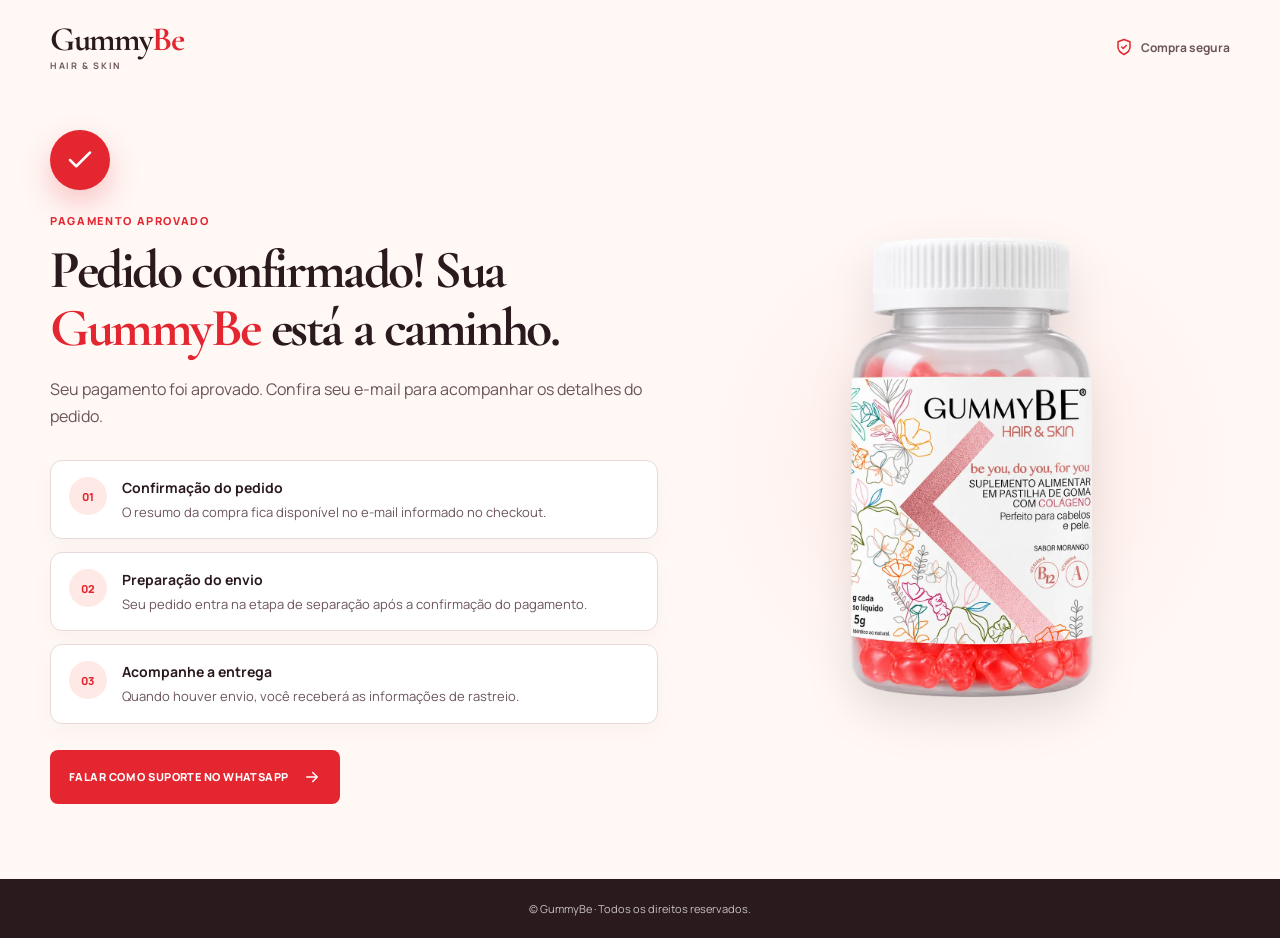
<file: obrigado/index.html>
<!doctype html>
<html lang="pt-BR">
<head>
  <meta charset="utf-8">
  <meta name="viewport" content="width=device-width, initial-scale=1">
  <meta name="robots" content="noindex, nofollow">
  <meta name="theme-color" content="#fff8f5">
  <title>Pagamento aprovado | GummyBe</title>
  <meta name="description" content="Seu pagamento foi aprovado. Confira seu e-mail para acompanhar os detalhes do pedido.">
  <link rel="preconnect" href="https://fonts.googleapis.com">
  <link rel="preconnect" href="https://fonts.gstatic.com" crossorigin>
  <link href="https://fonts.googleapis.com/css2?family=Cormorant+Garamond:wght@500;600;700&family=Manrope:wght@400;500;600;700;800&display=swap" rel="stylesheet">
  <link rel="stylesheet" href="/assets/css/thank-you.css">
  <script src="/assets/js/thank-you.js" data-pixel="976357427258798" data-status="approved" defer></script>
</head>
<body class="ty-page">
  <noscript><img height="1" width="1" style="display:none" alt="" src="https://www.facebook.com/tr?id=976357427258798&amp;ev=PageView&amp;noscript=1"></noscript>
  <header class="ty-header">
    <a class="ty-logo" href="/" aria-label="GummyBe, início">Gummy<span>Be</span><small>Hair &amp; Skin</small></a>
    <span class="ty-secure"><svg viewBox="0 0 24 24" fill="none" stroke="currentColor" stroke-width="2" stroke-linecap="round" stroke-linejoin="round" aria-hidden="true"><path d="M12 22s8-4 8-10V5l-8-3-8 3v7c0 6 8 10 8 10Z"/><path d="m9 12 2 2 4-4"/></svg> Compra segura</span>
  </header>
  <main class="ty-main">
    <section class="ty-hero" aria-labelledby="thank-you-title">
      <div class="ty-copy">
        <div class="ty-badge ty-badge--approved"><svg viewBox="0 0 24 24" aria-hidden="true"><path d="M20 6 9 17l-5-5"/></svg></div>
        <p class="ty-eyebrow">Pagamento aprovado</p>
        <h1 id="thank-you-title">Pedido confirmado! Sua <em>GummyBe</em> está a caminho.</h1>
        <p class="ty-lead">Seu pagamento foi aprovado. Confira seu e-mail para acompanhar os detalhes do pedido.</p>
        <ol class="ty-steps">
          <li><span class="ty-step-number">01</span><div><strong>Confirmação do pedido</strong><p>O resumo da compra fica disponível no e-mail informado no checkout.</p></div></li>
          <li><span class="ty-step-number">02</span><div><strong>Preparação do envio</strong><p>Seu pedido entra na etapa de separação após a confirmação do pagamento.</p></div></li>
          <li><span class="ty-step-number">03</span><div><strong>Acompanhe a entrega</strong><p>Quando houver envio, você receberá as informações de rastreio.</p></div></li>
        </ol>
        
        <a class="ty-cta" href="https://wa.me/5519992061661?text=Ol%C3%A1%21%20Acabei%20de%20fazer%20um%20pedido%20de%20GummyBe%20e%20gostaria%20de%20tirar%20uma%20d%C3%BAvida." target="_blank" rel="noopener noreferrer">FALAR COM O SUPORTE NO WHATSAPP <svg viewBox="0 0 24 24" fill="none" stroke="currentColor" stroke-width="2" stroke-linecap="round" stroke-linejoin="round" aria-hidden="true"><path d="M5 12h14m-6-6 6 6-6 6"/></svg></a>
      </div>
      <div class="ty-visual"><img src="/assets/img/jar-640.webp" alt="Frasco de GummyBe Hair &amp; Skin" width="600" height="600"></div>
    </section>
  </main>
  <footer class="ty-footer">© GummyBe · Todos os direitos reservados.</footer>
</body>
</html>
</file>
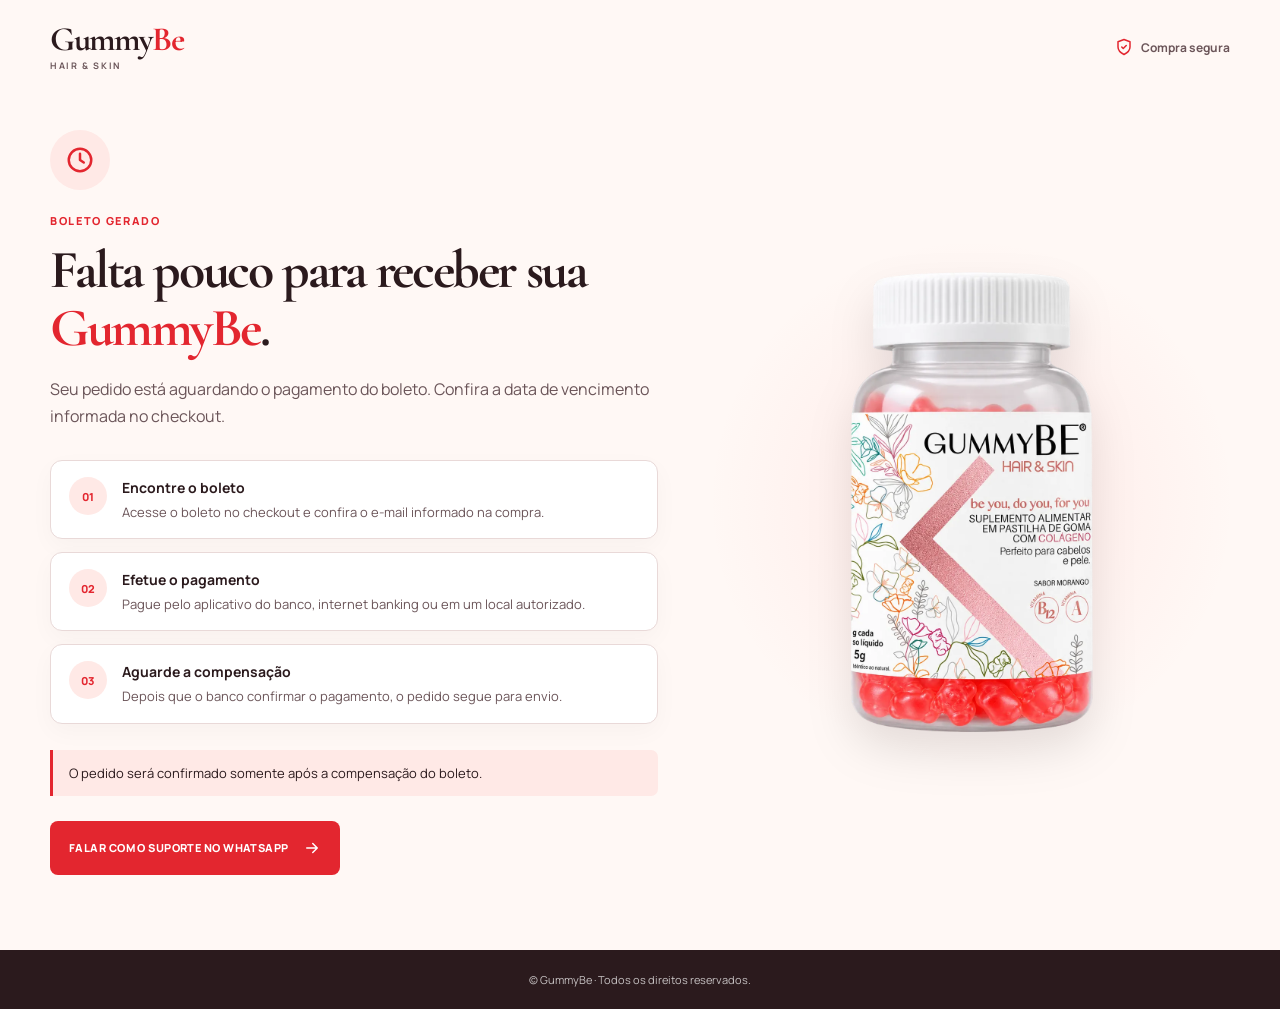
<file: obrigado/boleto/index.html>
<!doctype html>
<html lang="pt-BR">
<head>
  <meta charset="utf-8">
  <meta name="viewport" content="width=device-width, initial-scale=1">
  <meta name="robots" content="noindex, nofollow">
  <meta name="theme-color" content="#fff8f5">
  <title>Boleto gerado | GummyBe</title>
  <meta name="description" content="Seu pedido está aguardando o pagamento do boleto. Confira a data de vencimento informada no checkout.">
  <link rel="preconnect" href="https://fonts.googleapis.com">
  <link rel="preconnect" href="https://fonts.gstatic.com" crossorigin>
  <link href="https://fonts.googleapis.com/css2?family=Cormorant+Garamond:wght@500;600;700&family=Manrope:wght@400;500;600;700;800&display=swap" rel="stylesheet">
  <link rel="stylesheet" href="/assets/css/thank-you.css">
  <script src="/assets/js/thank-you.js" data-pixel="976357427258798" data-status="pending" defer></script>
</head>
<body class="ty-page">
  <noscript><img height="1" width="1" style="display:none" alt="" src="https://www.facebook.com/tr?id=976357427258798&amp;ev=PageView&amp;noscript=1"></noscript>
  <header class="ty-header">
    <a class="ty-logo" href="/" aria-label="GummyBe, início">Gummy<span>Be</span><small>Hair &amp; Skin</small></a>
    <span class="ty-secure"><svg viewBox="0 0 24 24" fill="none" stroke="currentColor" stroke-width="2" stroke-linecap="round" stroke-linejoin="round" aria-hidden="true"><path d="M12 22s8-4 8-10V5l-8-3-8 3v7c0 6 8 10 8 10Z"/><path d="m9 12 2 2 4-4"/></svg> Compra segura</span>
  </header>
  <main class="ty-main">
    <section class="ty-hero" aria-labelledby="thank-you-title">
      <div class="ty-copy">
        <div class="ty-badge ty-badge--pending"><svg viewBox="0 0 24 24" aria-hidden="true"><circle cx="12" cy="12" r="9"/><path d="M12 7v5l3 2"/></svg></div>
        <p class="ty-eyebrow">Boleto gerado</p>
        <h1 id="thank-you-title">Falta pouco para receber sua <em>GummyBe</em>.</h1>
        <p class="ty-lead">Seu pedido está aguardando o pagamento do boleto. Confira a data de vencimento informada no checkout.</p>
        <ol class="ty-steps">
          <li><span class="ty-step-number">01</span><div><strong>Encontre o boleto</strong><p>Acesse o boleto no checkout e confira o e-mail informado na compra.</p></div></li>
          <li><span class="ty-step-number">02</span><div><strong>Efetue o pagamento</strong><p>Pague pelo aplicativo do banco, internet banking ou em um local autorizado.</p></div></li>
          <li><span class="ty-step-number">03</span><div><strong>Aguarde a compensação</strong><p>Depois que o banco confirmar o pagamento, o pedido segue para envio.</p></div></li>
        </ol>
        <p class="ty-note">O pedido será confirmado somente após a compensação do boleto.</p>
        <a class="ty-cta" href="https://wa.me/5519992061661?text=Ol%C3%A1%21%20Acabei%20de%20fazer%20um%20pedido%20de%20GummyBe%20e%20gostaria%20de%20tirar%20uma%20d%C3%BAvida." target="_blank" rel="noopener noreferrer">FALAR COM O SUPORTE NO WHATSAPP <svg viewBox="0 0 24 24" fill="none" stroke="currentColor" stroke-width="2" stroke-linecap="round" stroke-linejoin="round" aria-hidden="true"><path d="M5 12h14m-6-6 6 6-6 6"/></svg></a>
      </div>
      <div class="ty-visual"><img src="/assets/img/jar-640.webp" alt="Frasco de GummyBe Hair &amp; Skin" width="600" height="600"></div>
    </section>
  </main>
  <footer class="ty-footer">© GummyBe · Todos os direitos reservados.</footer>
</body>
</html>
</file>
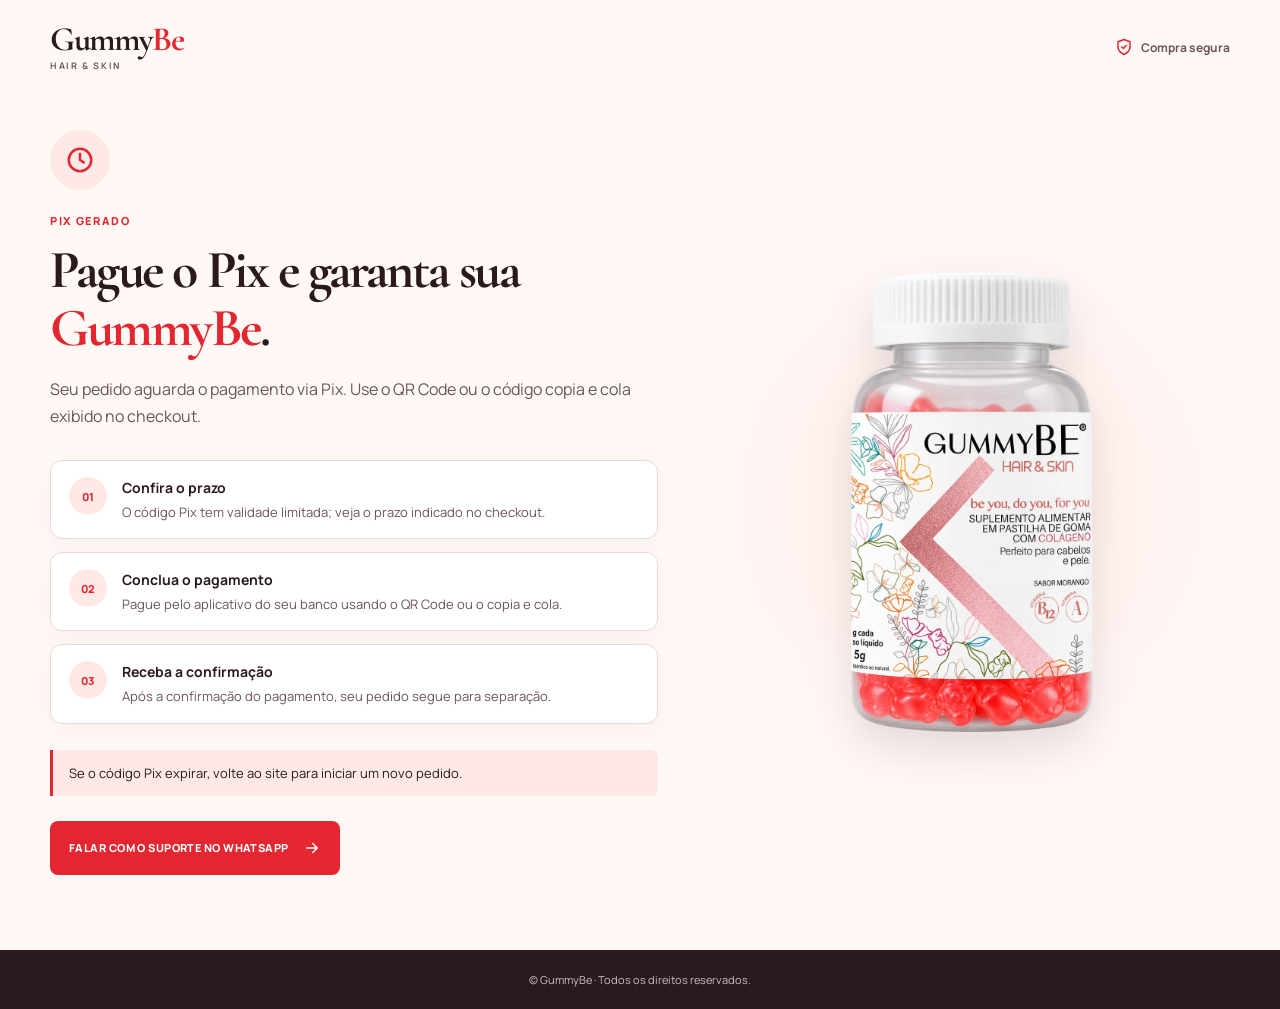
<file: obrigado/pix/index.html>
<!doctype html>
<html lang="pt-BR">
<head>
  <meta charset="utf-8">
  <meta name="viewport" content="width=device-width, initial-scale=1">
  <meta name="robots" content="noindex, nofollow">
  <meta name="theme-color" content="#fff8f5">
  <title>Pix gerado | GummyBe</title>
  <meta name="description" content="Seu pedido aguarda o pagamento via Pix. Use o QR Code ou o código copia e cola exibido no checkout.">
  <link rel="preconnect" href="https://fonts.googleapis.com">
  <link rel="preconnect" href="https://fonts.gstatic.com" crossorigin>
  <link href="https://fonts.googleapis.com/css2?family=Cormorant+Garamond:wght@500;600;700&family=Manrope:wght@400;500;600;700;800&display=swap" rel="stylesheet">
  <link rel="stylesheet" href="/assets/css/thank-you.css">
  <script src="/assets/js/thank-you.js" data-pixel="976357427258798" data-status="pending" defer></script>
</head>
<body class="ty-page">
  <noscript><img height="1" width="1" style="display:none" alt="" src="https://www.facebook.com/tr?id=976357427258798&amp;ev=PageView&amp;noscript=1"></noscript>
  <header class="ty-header">
    <a class="ty-logo" href="/" aria-label="GummyBe, início">Gummy<span>Be</span><small>Hair &amp; Skin</small></a>
    <span class="ty-secure"><svg viewBox="0 0 24 24" fill="none" stroke="currentColor" stroke-width="2" stroke-linecap="round" stroke-linejoin="round" aria-hidden="true"><path d="M12 22s8-4 8-10V5l-8-3-8 3v7c0 6 8 10 8 10Z"/><path d="m9 12 2 2 4-4"/></svg> Compra segura</span>
  </header>
  <main class="ty-main">
    <section class="ty-hero" aria-labelledby="thank-you-title">
      <div class="ty-copy">
        <div class="ty-badge ty-badge--pending"><svg viewBox="0 0 24 24" aria-hidden="true"><circle cx="12" cy="12" r="9"/><path d="M12 7v5l3 2"/></svg></div>
        <p class="ty-eyebrow">Pix gerado</p>
        <h1 id="thank-you-title">Pague o Pix e garanta sua <em>GummyBe</em>.</h1>
        <p class="ty-lead">Seu pedido aguarda o pagamento via Pix. Use o QR Code ou o código copia e cola exibido no checkout.</p>
        <ol class="ty-steps">
          <li><span class="ty-step-number">01</span><div><strong>Confira o prazo</strong><p>O código Pix tem validade limitada; veja o prazo indicado no checkout.</p></div></li>
          <li><span class="ty-step-number">02</span><div><strong>Conclua o pagamento</strong><p>Pague pelo aplicativo do seu banco usando o QR Code ou o copia e cola.</p></div></li>
          <li><span class="ty-step-number">03</span><div><strong>Receba a confirmação</strong><p>Após a confirmação do pagamento, seu pedido segue para separação.</p></div></li>
        </ol>
        <p class="ty-note">Se o código Pix expirar, volte ao site para iniciar um novo pedido.</p>
        <a class="ty-cta" href="https://wa.me/5519992061661?text=Ol%C3%A1%21%20Acabei%20de%20fazer%20um%20pedido%20de%20GummyBe%20e%20gostaria%20de%20tirar%20uma%20d%C3%BAvida." target="_blank" rel="noopener noreferrer">FALAR COM O SUPORTE NO WHATSAPP <svg viewBox="0 0 24 24" fill="none" stroke="currentColor" stroke-width="2" stroke-linecap="round" stroke-linejoin="round" aria-hidden="true"><path d="M5 12h14m-6-6 6 6-6 6"/></svg></a>
      </div>
      <div class="ty-visual"><img src="/assets/img/jar-640.webp" alt="Frasco de GummyBe Hair &amp; Skin" width="600" height="600"></div>
    </section>
  </main>
  <footer class="ty-footer">© GummyBe · Todos os direitos reservados.</footer>
</body>
</html>
</file>
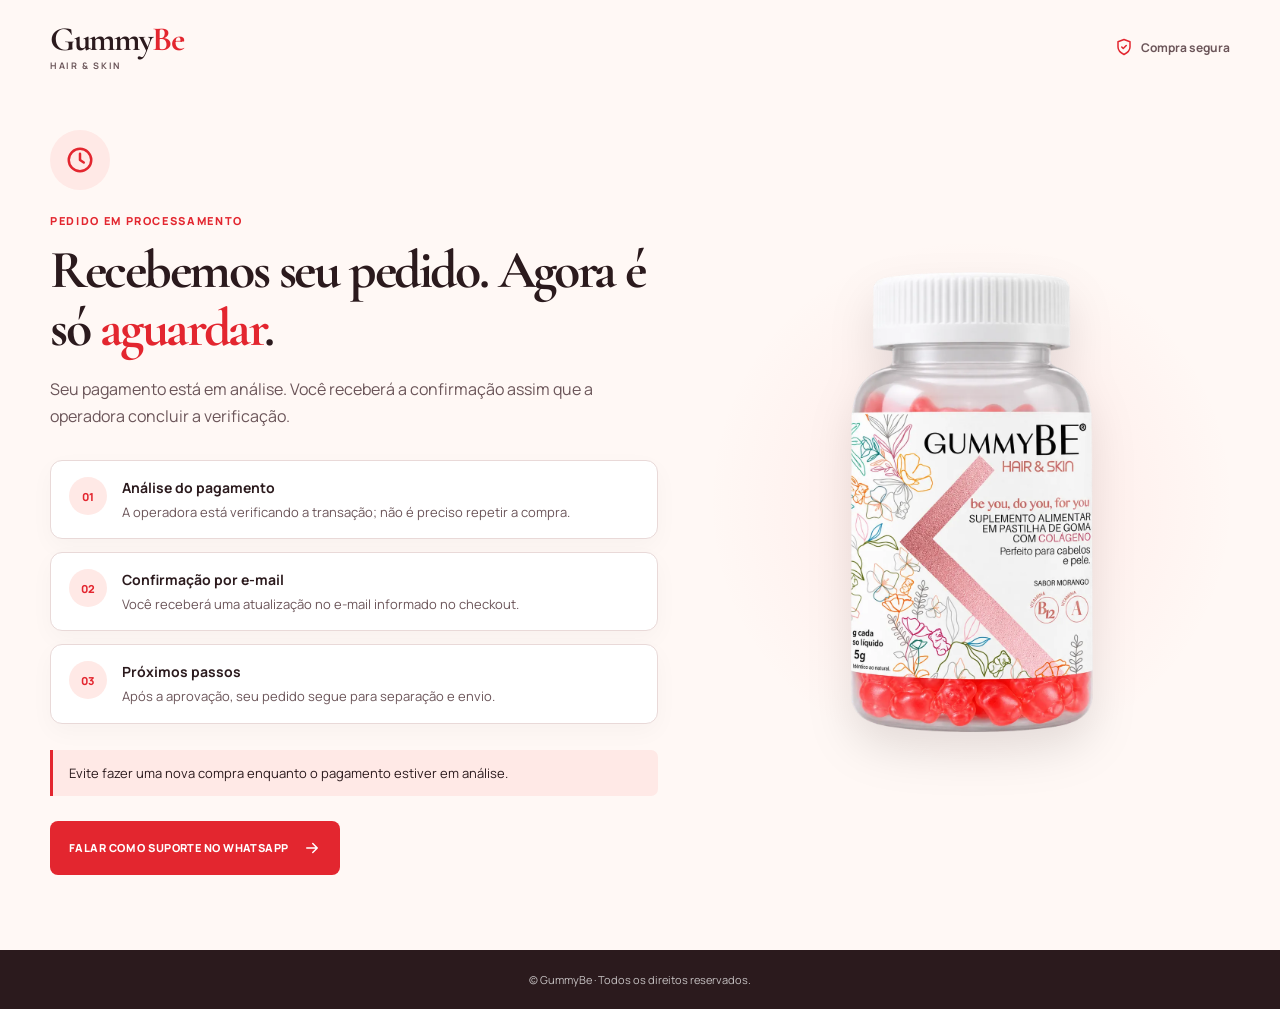
<file: obrigado/processando/index.html>
<!doctype html>
<html lang="pt-BR">
<head>
  <meta charset="utf-8">
  <meta name="viewport" content="width=device-width, initial-scale=1">
  <meta name="robots" content="noindex, nofollow">
  <meta name="theme-color" content="#fff8f5">
  <title>Pedido em processamento | GummyBe</title>
  <meta name="description" content="Seu pagamento está em análise. Você receberá a confirmação assim que a operadora concluir a verificação.">
  <link rel="preconnect" href="https://fonts.googleapis.com">
  <link rel="preconnect" href="https://fonts.gstatic.com" crossorigin>
  <link href="https://fonts.googleapis.com/css2?family=Cormorant+Garamond:wght@500;600;700&family=Manrope:wght@400;500;600;700;800&display=swap" rel="stylesheet">
  <link rel="stylesheet" href="/assets/css/thank-you.css">
  <script src="/assets/js/thank-you.js" data-pixel="976357427258798" data-status="pending" defer></script>
</head>
<body class="ty-page">
  <noscript><img height="1" width="1" style="display:none" alt="" src="https://www.facebook.com/tr?id=976357427258798&amp;ev=PageView&amp;noscript=1"></noscript>
  <header class="ty-header">
    <a class="ty-logo" href="/" aria-label="GummyBe, início">Gummy<span>Be</span><small>Hair &amp; Skin</small></a>
    <span class="ty-secure"><svg viewBox="0 0 24 24" fill="none" stroke="currentColor" stroke-width="2" stroke-linecap="round" stroke-linejoin="round" aria-hidden="true"><path d="M12 22s8-4 8-10V5l-8-3-8 3v7c0 6 8 10 8 10Z"/><path d="m9 12 2 2 4-4"/></svg> Compra segura</span>
  </header>
  <main class="ty-main">
    <section class="ty-hero" aria-labelledby="thank-you-title">
      <div class="ty-copy">
        <div class="ty-badge ty-badge--pending"><svg viewBox="0 0 24 24" aria-hidden="true"><circle cx="12" cy="12" r="9"/><path d="M12 7v5l3 2"/></svg></div>
        <p class="ty-eyebrow">Pedido em processamento</p>
        <h1 id="thank-you-title">Recebemos seu pedido. Agora é só <em>aguardar</em>.</h1>
        <p class="ty-lead">Seu pagamento está em análise. Você receberá a confirmação assim que a operadora concluir a verificação.</p>
        <ol class="ty-steps">
          <li><span class="ty-step-number">01</span><div><strong>Análise do pagamento</strong><p>A operadora está verificando a transação; não é preciso repetir a compra.</p></div></li>
          <li><span class="ty-step-number">02</span><div><strong>Confirmação por e-mail</strong><p>Você receberá uma atualização no e-mail informado no checkout.</p></div></li>
          <li><span class="ty-step-number">03</span><div><strong>Próximos passos</strong><p>Após a aprovação, seu pedido segue para separação e envio.</p></div></li>
        </ol>
        <p class="ty-note">Evite fazer uma nova compra enquanto o pagamento estiver em análise.</p>
        <a class="ty-cta" href="https://wa.me/5519992061661?text=Ol%C3%A1%21%20Acabei%20de%20fazer%20um%20pedido%20de%20GummyBe%20e%20gostaria%20de%20tirar%20uma%20d%C3%BAvida." target="_blank" rel="noopener noreferrer">FALAR COM O SUPORTE NO WHATSAPP <svg viewBox="0 0 24 24" fill="none" stroke="currentColor" stroke-width="2" stroke-linecap="round" stroke-linejoin="round" aria-hidden="true"><path d="M5 12h14m-6-6 6 6-6 6"/></svg></a>
      </div>
      <div class="ty-visual"><img src="/assets/img/jar-640.webp" alt="Frasco de GummyBe Hair &amp; Skin" width="600" height="600"></div>
    </section>
  </main>
  <footer class="ty-footer">© GummyBe · Todos os direitos reservados.</footer>
</body>
</html>
</file>
<file: assets/css/style.css>
/* ==========================================================================
   GummyBe — Landing page
   ========================================================================== */

:root {
  --cream: #fff8f5;
  --blush-50: #fdf1ee;
  --blush-100: #f8e1dc;
  --blush-200: #f1cbc4;
  --rose-300: #e4a79e;
  --rose-500: #c9746a;
  --rose-700: #9b4a43;
  --berry: #e3262f;
  --berry-deep: #b8121c;
  --ink: #2b1a1d;
  --ink-soft: #6b5559;
  --line: rgba(43, 26, 29, .12);
  --white: #fff;

  --font-display: "Cormorant Garamond", "Times New Roman", serif;
  --font-body: "Manrope", system-ui, -apple-system, "Segoe UI", sans-serif;

  --radius-sm: 14px;
  --radius: 26px;
  --radius-lg: 40px;
  --shadow-soft: 0 30px 60px -30px rgba(155, 74, 67, .35);
  --shadow-card: 0 20px 50px -24px rgba(43, 26, 29, .25);

  --ease-out: cubic-bezier(.16, 1, .3, 1);
  --ease-in-out: cubic-bezier(.65, 0, .35, 1);

  --gutter: clamp(16px, 4vw, 48px);
  --container: 1240px;
  --header-h: 76px;
}

*,
*::before,
*::after { box-sizing: border-box; }

html {
  scroll-behavior: smooth;
  scroll-padding-top: calc(var(--header-h) + 12px);
  -webkit-text-size-adjust: 100%;
}

body {
  margin: 0;
  font-family: var(--font-body);
  font-size: clamp(15px, 1.05vw, 17px);
  line-height: 1.65;
  color: var(--ink);
  background: var(--cream);
  -webkit-font-smoothing: antialiased;
  overflow-x: hidden;
}

img { max-width: 100%; height: auto; display: block; }
a { color: inherit; text-decoration: none; }
button { font: inherit; color: inherit; cursor: pointer; border: 0; background: none; }
h1, h2, h3, h4, p { margin: 0; }
ul { margin: 0; padding: 0; list-style: none; }
main { overflow-x: clip; }

::selection { background: var(--berry); color: #fff; }

:focus-visible {
  outline: 2px solid var(--berry);
  outline-offset: 3px;
  border-radius: 6px;
}

.container {
  width: 100%;
  max-width: var(--container);
  margin-inline: auto;
  padding-inline: var(--gutter);
}

.sr-only {
  position: absolute; width: 1px; height: 1px; padding: 0; margin: -1px;
  overflow: hidden; clip: rect(0 0 0 0); white-space: nowrap; border: 0;
}

/* ---------- Typography helpers ---------- */

.eyebrow {
  display: inline-flex;
  align-items: center;
  gap: .6em;
  font-size: .78rem;
  font-weight: 700;
  letter-spacing: .28em;
  text-transform: uppercase;
  color: var(--rose-500);
}
.eyebrow::before {
  content: "";
  width: 28px;
  height: 1px;
  background: currentColor;
}

.display {
  font-family: var(--font-display);
  font-weight: 500;
  line-height: .98;
  letter-spacing: -.01em;
}
.display em {
  font-style: italic;
  font-weight: 400;
  color: var(--rose-500);
}

.h2 {
  font-family: var(--font-display);
  font-weight: 500;
  font-size: clamp(2.3rem, 5vw, 4.2rem);
  line-height: 1.02;
  letter-spacing: -.01em;
}
.h2 em { font-style: italic; font-weight: 400; color: var(--rose-500); }

.lead {
  font-size: clamp(1rem, 1.25vw, 1.15rem);
  color: var(--ink-soft);
  max-width: 56ch;
}

.section { padding-block: clamp(80px, 11vw, 150px); position: relative; }
.section-head { display: grid; gap: 18px; margin-bottom: clamp(40px, 6vw, 72px); }
.section-head.center { text-align: center; justify-items: center; }
.section-head.center .lead { margin-inline: auto; }

/* ---------- Buttons ---------- */

.btn {
  --bg: var(--berry);
  --fg: #fff;
  position: relative;
  display: inline-flex;
  align-items: center;
  justify-content: center;
  gap: .7em;
  padding: 1.05em 2em;
  border-radius: 999px;
  background: var(--bg);
  color: var(--fg);
  font-weight: 700;
  font-size: .9rem;
  letter-spacing: .14em;
  text-transform: uppercase;
  overflow: hidden;
  isolation: isolate;
  transition: transform .5s var(--ease-out), box-shadow .5s var(--ease-out);
  box-shadow: 0 14px 30px -12px rgba(227, 38, 47, .55);
}
.btn::before {
  content: "";
  position: absolute;
  inset: 0;
  z-index: -1;
  background: var(--ink);
  transform: translateY(101%);
  border-radius: inherit;
  transition: transform .55s var(--ease-out);
}
.btn:hover { transform: translateY(-2px); box-shadow: 0 20px 40px -14px rgba(43, 26, 29, .45); }
.btn:hover::before { transform: translateY(0); }
.btn svg { width: 18px; height: 18px; transition: transform .5s var(--ease-out); }
.btn:hover svg { transform: translateX(4px); }

.btn--ghost {
  --bg: transparent;
  --fg: var(--ink);
  box-shadow: inset 0 0 0 1.5px var(--ink);
}
.btn--ghost:hover { --fg: #fff; color: #fff; box-shadow: inset 0 0 0 1.5px var(--ink); }

.btn--light { --bg: #fff; --fg: var(--ink); box-shadow: 0 14px 30px -14px rgba(0,0,0,.3); }
.btn--light:hover { color: #fff; }

/* ---------- Announcement bar ---------- */

.announce {
  background: var(--ink);
  color: var(--blush-100);
  font-size: .72rem;
  font-weight: 600;
  letter-spacing: .22em;
  text-transform: uppercase;
  overflow: hidden;
  white-space: nowrap;
  position: relative;
  z-index: 60;
}
.announce__track {
  display: inline-flex;
  gap: 3rem;
  padding: .7rem 0;
  animation: marquee 38s linear infinite;
}
.announce__track span { display: inline-flex; align-items: center; gap: 3rem; }
.announce__track span::after { content: "✦"; color: var(--rose-300); }

@keyframes marquee {
  to { transform: translateX(-50%); }
}

/* ---------- Header ---------- */

.header {
  position: sticky;
  top: 0;
  z-index: 50;
  height: var(--header-h);
  display: flex;
  align-items: center;
  transition: background .5s var(--ease-out), box-shadow .5s var(--ease-out), height .5s var(--ease-out);
}
.header.is-scrolled {
  background: rgba(255, 248, 245, .82);
  backdrop-filter: saturate(1.4) blur(14px);
  -webkit-backdrop-filter: saturate(1.4) blur(14px);
  box-shadow: 0 1px 0 var(--line);
  --header-h: 64px;
}
.header .container {
  display: flex;
  align-items: center;
  justify-content: space-between;
  gap: 24px;
}
.logo { display: inline-flex; color: var(--ink); }
.logo svg { height: clamp(28px, 3vw, 40px); width: auto; transition: height .5s var(--ease-out); }
.header.is-scrolled .logo svg { height: clamp(24px, 2.4vw, 32px); }

.nav { display: flex; align-items: center; gap: clamp(18px, 2.4vw, 36px); }
.nav a:not(.btn) {
  position: relative;
  font-size: .82rem;
  font-weight: 600;
  letter-spacing: .12em;
  text-transform: uppercase;
  padding-block: 6px;
}
.nav a:not(.btn)::after {
  content: "";
  position: absolute;
  left: 0; right: 0; bottom: 0;
  height: 1.5px;
  background: var(--berry);
  transform: scaleX(0);
  transform-origin: right;
  transition: transform .5s var(--ease-out);
}
.nav a:not(.btn):hover::after { transform: scaleX(1); transform-origin: left; }
.nav .btn { padding: .85em 1.6em; font-size: .78rem; }

.menu-toggle {
  display: none;
  width: 44px; height: 44px;
  border-radius: 50%;
  position: relative;
  z-index: 70;
}
.menu-toggle span {
  position: absolute;
  left: 12px; right: 12px;
  height: 1.5px;
  background: var(--ink);
  transition: transform .5s var(--ease-out), opacity .3s;
}
.menu-toggle span:nth-child(1) { top: 17px; }
.menu-toggle span:nth-child(2) { top: 26px; }
.menu-open .menu-toggle span:nth-child(1) { transform: translateY(4.5px) rotate(45deg); }
.menu-open .menu-toggle span:nth-child(2) { transform: translateY(-4.5px) rotate(-45deg); }

@media (max-width: 900px) {
  .menu-toggle { display: block; }
  .nav {
    position: fixed;
    inset: 0;
    z-index: 65;
    flex-direction: column;
    justify-content: center;
    gap: 28px;
    background: var(--blush-50);
    opacity: 0;
    visibility: hidden;
    transition: opacity .5s var(--ease-out), visibility .5s;
  }
  .nav a:not(.btn) {
    font-family: var(--font-display);
    font-size: 2.2rem;
    letter-spacing: 0;
    text-transform: none;
    font-weight: 500;
    opacity: 0;
    transform: translateY(20px);
    transition: opacity .6s var(--ease-out), transform .6s var(--ease-out);
  }
  .menu-open .nav { opacity: 1; visibility: visible; }
  .menu-open .nav a { opacity: 1; transform: none; }
  .menu-open .nav a:nth-child(2) { transition-delay: .06s; }
  .menu-open .nav a:nth-child(3) { transition-delay: .12s; }
  .menu-open .nav a:nth-child(4) { transition-delay: .18s; }
  .menu-open .nav a:nth-child(5) { transition-delay: .24s; }
  .menu-open { overflow: hidden; }
}

/* ---------- Hero ---------- */

.hero {
  position: relative;
  min-height: calc(100svh - var(--header-h) - 34px);
  display: grid;
  align-items: center;
  padding-block: clamp(30px, 5vw, 60px) clamp(60px, 8vw, 110px);
  margin-top: calc(var(--header-h) * -1);
  padding-top: calc(var(--header-h) + clamp(20px, 4vw, 50px));
  overflow: hidden;
  background:
    radial-gradient(60% 70% at 78% 45%, rgba(241, 203, 196, .9), transparent 70%),
    radial-gradient(40% 50% at 10% 90%, rgba(248, 225, 220, .9), transparent 70%),
    var(--cream);
}
.hero__grid {
  display: grid;
  grid-template-columns: 1.05fr 1fr;
  align-items: center;
  gap: clamp(20px, 4vw, 60px);
}
.hero__copy { position: relative; z-index: 3; display: grid; gap: clamp(18px, 2.4vw, 28px); }

.hero__title {
  font-size: clamp(3.4rem, 8.4vw, 7.6rem);
}
.hero__title .line { display: block; overflow: hidden; padding-bottom: .06em; }
.hero__title .line > span { display: inline-block; }

.hero__tags {
  display: flex;
  flex-wrap: wrap;
  gap: 8px;
}
.tag {
  padding: .5em 1.1em;
  border-radius: 999px;
  border: 1px solid rgba(155, 74, 67, .25);
  background: rgba(255, 255, 255, .55);
  backdrop-filter: blur(6px);
  font-size: .72rem;
  font-weight: 700;
  letter-spacing: .2em;
  text-transform: uppercase;
  color: var(--rose-700);
}

.hero__cta { display: flex; flex-wrap: wrap; align-items: center; gap: 14px 22px; }
.hero__proof {
  display: flex;
  align-items: center;
  gap: 12px;
  font-size: .85rem;
  color: var(--ink-soft);
}
.hero__proof strong { color: var(--ink); }

.hero__visual {
  position: relative;
  aspect-ratio: 1 / 1.05;
  width: min(100%, 600px, calc((100svh - var(--header-h) - 60px) / 1.05));
  justify-self: center;
}
.hero__blob {
  position: absolute;
  inset: 8% 6% 4%;
  border-radius: 46% 54% 50% 50% / 55% 48% 52% 45%;
  background: linear-gradient(160deg, #f6d4cd 0%, #eeb6ad 100%);
  animation: morph 14s var(--ease-in-out) infinite alternate;
  box-shadow: inset 0 -40px 80px rgba(201, 116, 106, .25);
}
@keyframes morph {
  0% { border-radius: 46% 54% 50% 50% / 55% 48% 52% 45%; }
  50% { border-radius: 58% 42% 44% 56% / 44% 58% 42% 56%; }
  100% { border-radius: 40% 60% 58% 42% / 52% 40% 60% 48%; }
}
.hero__flowers {
  position: absolute;
  width: 92%;
  left: -12%;
  top: 2%;
  opacity: .8;
  transform: rotate(-12deg);
}
.hero__jar {
  position: absolute;
  z-index: 2;
  width: 40%;
  left: 30%;
  bottom: 5%;
  filter: drop-shadow(0 40px 40px rgba(155, 74, 67, .35));
}
.hero__jar img { animation: bob 7s var(--ease-in-out) infinite; }

.hero__ring {
  position: absolute;
  z-index: 3;
  width: clamp(110px, 13vw, 160px);
  aspect-ratio: 1;
  right: 2%;
  top: 4%;
}
.hero__ring svg { width: 100%; height: 100%; animation: spin 26s linear infinite; }
.hero__ring text {
  font-family: var(--font-body);
  font-size: 10.4px;
  font-weight: 700;
  letter-spacing: .28em;
  text-transform: uppercase;
  fill: var(--rose-700);
}
.hero__ring .ring-bear {
  position: absolute;
  inset: 32%;
  display: grid;
  place-items: center;
}
@keyframes spin { to { transform: rotate(360deg); } }

.float { position: absolute; z-index: 4; pointer-events: none; will-change: transform; }
.float img { animation: bob 6s var(--ease-in-out) infinite; }
.float--b1 { width: 17%; left: 4%; top: 18%; }
.float--b1 img { transform: rotate(-18deg); }
.float--b2 { width: 12%; right: 6%; bottom: 30%; animation-delay: -2s; }
.float--b2 img { transform: rotate(22deg); animation-delay: -2s; }
.float--b3 { width: 9%; left: 16%; bottom: 8%; filter: blur(2px); }
.float--b3 img { transform: rotate(40deg); animation-delay: -4s; }
.float--b4 { width: 7%; right: 22%; top: 8%; filter: blur(3px); opacity: .85; }
.float--b4 img { animation-delay: -1s; }
.float--s1 { width: 14%; right: 0; bottom: 10%; }
.float--s1 img { transform: rotate(-20deg); animation-delay: -3s; }

@keyframes bob {
  0%, 100% { translate: 0 0; }
  50% { translate: 0 -14px; }
}

.hero__scroll {
  position: absolute;
  left: 50%;
  bottom: 22px;
  translate: -50% 0;
  display: grid;
  justify-items: center;
  gap: 8px;
  font-size: .66rem;
  font-weight: 700;
  letter-spacing: .3em;
  text-transform: uppercase;
  color: var(--ink-soft);
}
.hero__scroll i {
  width: 1px;
  height: 42px;
  background: linear-gradient(var(--ink-soft), transparent);
  position: relative;
  overflow: hidden;
}
.hero__scroll i::after {
  content: "";
  position: absolute;
  inset: 0;
  background: var(--berry);
  animation: scrollLine 2.2s var(--ease-in-out) infinite;
}
@keyframes scrollLine {
  0% { transform: translateY(-100%); }
  60%, 100% { transform: translateY(100%); }
}

@media (max-width: 900px) {
  .hero { min-height: auto; }
  .hero__grid { grid-template-columns: 1fr; text-align: center; }
  .hero__copy { justify-items: center; order: 2; }
  .hero__visual { order: 1; max-width: 460px; }
  .hero__tags, .hero__cta { justify-content: center; }
  .hero__copy .lead { margin-inline: auto; }
  .hero__scroll { display: none; }
}

/* ---------- Features strip ---------- */

.features {
  position: relative;
  z-index: 2;
  margin-top: clamp(-70px, -5vw, -40px);
}
.features__card {
  display: grid;
  grid-template-columns: repeat(4, 1fr);
  background: #fff;
  border-radius: var(--radius);
  box-shadow: var(--shadow-card);
  overflow: hidden;
}
.feature {
  display: grid;
  justify-items: center;
  text-align: center;
  gap: 14px;
  padding: clamp(24px, 3vw, 40px) 18px;
  position: relative;
}
.feature + .feature::before {
  content: "";
  position: absolute;
  left: 0; top: 22%; bottom: 22%;
  width: 1px;
  background: var(--line);
}
.feature__icon {
  width: 64px; height: 64px;
  border-radius: 50%;
  display: grid;
  place-items: center;
  background: var(--blush-50);
  color: var(--rose-500);
  transition: transform .6s var(--ease-out), background .6s var(--ease-out), color .6s;
}
.feature:hover .feature__icon { transform: translateY(-4px) rotate(-6deg); background: var(--berry); color: #fff; }
.feature__icon svg { width: 32px; height: 32px; }
.feature h3 {
  font-size: .78rem;
  font-weight: 800;
  letter-spacing: .16em;
  text-transform: uppercase;
  line-height: 1.5;
}

@media (max-width: 800px) {
  .features__card { grid-template-columns: repeat(2, 1fr); }
  .feature:nth-child(3)::before { display: none; }
  .feature:nth-child(n+3) { border-top: 1px solid var(--line); }
}

/* ---------- About ---------- */

.about__grid {
  display: grid;
  grid-template-columns: 1fr 1.05fr;
  gap: clamp(40px, 7vw, 110px);
  align-items: center;
}
.about__media {
  position: relative;
  aspect-ratio: 4 / 5;
}
.about__photo {
  position: absolute;
  inset: 0;
  border-radius: 999px 999px var(--radius-lg) var(--radius-lg);
  overflow: hidden;
  box-shadow: var(--shadow-soft);
}
.about__photo img { width: 100%; height: 100%; object-fit: cover; will-change: transform; }
.about__bear {
  position: absolute;
  z-index: 2;
  inset: -4% -10% auto auto;
  width: 60%;
  color: var(--rose-300);
  pointer-events: none;
}
.about__bear path {
  fill: none;
  stroke: currentColor;
  stroke-width: 14;
  stroke-linecap: round;
  stroke-dasharray: var(--len, 4000);
  stroke-dashoffset: var(--len, 4000);
  transition: stroke-dashoffset 2.6s var(--ease-in-out);
}
.about__bear.is-visible path { stroke-dashoffset: 0; }
.about__badge {
  position: absolute;
  z-index: 3;
  left: -6%;
  bottom: 8%;
  display: flex;
  align-items: center;
  gap: 14px;
  padding: 14px 22px 14px 14px;
  border-radius: 999px;
  background: rgba(255, 255, 255, .9);
  backdrop-filter: blur(10px);
  box-shadow: var(--shadow-card);
  font-size: .86rem;
  line-height: 1.3;
}
.about__badge img { width: 46px; }
.about__badge strong { display: block; font-size: 1rem; }

.about__copy { display: grid; gap: 22px; }
.about__copy .h2 strong {
  font-weight: 600;
  color: var(--berry);
  font-style: normal;
}
.about__copy p { color: var(--ink-soft); }
.about__copy .quote {
  font-family: var(--font-display);
  font-style: italic;
  font-size: clamp(1.4rem, 2.2vw, 1.8rem);
  line-height: 1.3;
  color: var(--ink);
  padding-left: 22px;
  border-left: 2px solid var(--berry);
}

@media (max-width: 900px) {
  .about__grid { grid-template-columns: 1fr; }
  .about__media { max-width: 440px; width: 88%; margin-inline: auto; }
  .about__badge { left: -4%; }
}

/* ---------- Benefits ---------- */

.benefits { background: var(--blush-50); overflow: hidden; }
.benefits__grid {
  display: grid;
  grid-template-columns: 1fr minmax(260px, .9fr) 1fr;
  gap: clamp(24px, 4vw, 56px);
  align-items: center;
}
.benefits__col { display: grid; gap: clamp(24px, 4vw, 56px); }
.benefit {
  display: grid;
  gap: 10px;
  padding: 28px;
  border-radius: var(--radius);
  background: #fff;
  box-shadow: 0 1px 0 var(--line);
  transition: transform .6s var(--ease-out), box-shadow .6s var(--ease-out);
}
.benefit:hover { transform: translateY(-6px); box-shadow: var(--shadow-card); }
.benefit__num {
  font-family: var(--font-display);
  font-style: italic;
  font-size: 1.1rem;
  color: var(--rose-500);
}
.benefit h3 {
  font-family: var(--font-display);
  font-weight: 600;
  font-size: clamp(1.6rem, 2.4vw, 2rem);
  line-height: 1.1;
}
.benefit p { color: var(--ink-soft); font-size: .95rem; }

.benefits__center {
  position: relative;
  aspect-ratio: 3 / 4;
  display: grid;
  place-items: center;
}
.benefits__center::before {
  content: "";
  position: absolute;
  inset: 6% 0;
  border-radius: 999px;
  background: linear-gradient(180deg, #f6d4cd, #f9e6e2);
}
.benefits__center .jar { position: relative; width: 78%; filter: drop-shadow(0 30px 30px rgba(155, 74, 67, .3)); }
.benefits__center .mini {
  position: absolute;
  width: 22%;
  z-index: 2;
}
.benefits__center .mini--1 { top: 10%; left: -2%; transform: rotate(-24deg); }
.benefits__center .mini--2 { bottom: 12%; right: -4%; transform: rotate(18deg); }

@media (max-width: 980px) {
  .benefits__grid { grid-template-columns: 1fr 1fr; }
  .benefits__center { grid-column: 1 / -1; order: -1; max-width: 320px; width: 80%; margin-inline: auto; }
}
@media (max-width: 600px) {
  .benefits__grid { grid-template-columns: 1fr; }
}

/* ---------- Big type marquee ---------- */

.statement {
  position: relative;
  background: var(--berry);
  color: #fff;
  overflow: hidden;
  padding-block: clamp(70px, 10vw, 130px);
}
.statement__row {
  display: flex;
  white-space: nowrap;
  font-family: var(--font-display);
  font-weight: 600;
  font-size: clamp(4rem, 13vw, 12rem);
  line-height: .95;
  will-change: transform;
}
.statement__row span { padding-right: .35em; }
.statement__row .outline {
  color: transparent;
  -webkit-text-stroke: 1.5px rgba(255, 255, 255, .85);
  font-style: italic;
}
.statement__row + .statement__row { margin-top: .05em; }
.statement__bears { position: absolute; inset: 0; pointer-events: none; }
.statement__bears img {
  position: absolute;
  width: clamp(60px, 9vw, 130px);
  filter: drop-shadow(0 18px 24px rgba(0, 0, 0, .25)) saturate(1.1) brightness(1.08);
  will-change: transform;
}
.statement__bears img:nth-child(1) { left: 8%; top: 12%; }
.statement__bears img:nth-child(2) { right: 12%; top: 40%; width: clamp(80px, 12vw, 170px); }
.statement__bears img:nth-child(3) { left: 38%; bottom: 6%; width: clamp(50px, 7vw, 100px); }
.statement__bears img:nth-child(4) { right: 34%; top: 4%; width: clamp(40px, 5vw, 70px); filter: blur(2px); }

/* ---------- Libido ---------- */

.libido__grid {
  display: grid;
  grid-template-columns: 1.1fr 1fr;
  gap: 0;
  align-items: stretch;
  border-radius: var(--radius-lg);
  overflow: hidden;
  background: var(--blush-100);
  box-shadow: var(--shadow-soft);
}
.libido__media { position: relative; min-height: 420px; overflow: hidden; }
.libido__media img { position: absolute; inset: 0; width: 100%; height: 115%; object-fit: cover; will-change: transform; }
.libido__copy {
  position: relative;
  display: grid;
  align-content: center;
  gap: 22px;
  padding: clamp(36px, 6vw, 80px);
  overflow: hidden;
}
.libido__copy > * { position: relative; z-index: 1; }
.libido__flowers {
  position: absolute !important;
  z-index: 0 !important;
  width: 90%;
  right: -30%;
  bottom: -10%;
  opacity: .5;
  transform: rotate(-70deg);
}
.libido__copy p { color: var(--ink-soft); }
.libido__list { display: grid; gap: 12px; }
.libido__list li {
  display: flex;
  gap: 12px;
  align-items: flex-start;
  font-weight: 600;
}
.libido__list li::before {
  content: "";
  flex: none;
  margin-top: .45em;
  width: 10px; height: 10px;
  border-radius: 50%;
  background: var(--berry);
  box-shadow: 0 0 0 4px rgba(227, 38, 47, .15);
}

@media (max-width: 900px) {
  .libido__grid { grid-template-columns: 1fr; }
  .libido__media { min-height: 300px; aspect-ratio: 4 / 3; }
}

/* ---------- Formula ---------- */

.formula { background: var(--ink); color: var(--blush-100); overflow: hidden; }
.formula .eyebrow { color: var(--rose-300); }
.formula .h2 { color: #fff; }
.formula .h2 em { color: var(--rose-300); }
.formula .lead { color: rgba(248, 225, 220, .7); }
.formula__grid {
  display: grid;
  grid-template-columns: 1fr 1fr;
  gap: clamp(40px, 6vw, 90px);
  align-items: center;
}
.nutrients {
  display: grid;
  grid-template-columns: repeat(2, 1fr);
  gap: 12px;
}
.nutrient {
  display: flex;
  align-items: center;
  gap: 14px;
  padding: 16px 18px;
  border-radius: var(--radius-sm);
  background: rgba(255, 255, 255, .04);
  border: 1px solid rgba(255, 255, 255, .08);
  transition: background .5s var(--ease-out), border-color .5s;
}
.nutrient:hover { background: rgba(255, 255, 255, .08); border-color: rgba(228, 167, 158, .5); }
.nutrient__dot {
  flex: none;
  width: 40px; height: 40px;
  border-radius: 50%;
  display: grid;
  place-items: center;
  background: linear-gradient(145deg, var(--berry), var(--berry-deep));
  color: #fff;
  font-family: var(--font-display);
  font-weight: 700;
  font-size: 1rem;
}
.nutrient strong { display: block; color: #fff; font-size: .95rem; }
.nutrient span { font-size: .8rem; color: rgba(248, 225, 220, .6); }

.formula__visual { position: relative; aspect-ratio: 1; }
.formula__visual .glow {
  position: absolute;
  inset: 10%;
  border-radius: 50%;
  background: radial-gradient(circle, rgba(227, 38, 47, .55), transparent 65%);
  filter: blur(30px);
}
.formula__visual .big-bear {
  position: absolute;
  inset: 12%;
  width: 76%;
  filter: drop-shadow(0 40px 60px rgba(227, 38, 47, .45));
  will-change: transform;
}
.pill {
  position: absolute;
  z-index: 2;
  padding: .6em 1.1em;
  border-radius: 999px;
  background: rgba(255, 255, 255, .1);
  border: 1px solid rgba(255, 255, 255, .18);
  backdrop-filter: blur(10px);
  -webkit-backdrop-filter: blur(10px);
  font-size: .78rem;
  font-weight: 700;
  letter-spacing: .12em;
  text-transform: uppercase;
  color: #fff;
  white-space: nowrap;
}
.pill--1 { top: 8%; left: 0; }
.pill--2 { top: 36%; right: -2%; }
.pill--3 { bottom: 14%; left: 4%; }
.pill--4 { bottom: 2%; right: 14%; }

@media (max-width: 900px) {
  .formula__grid { grid-template-columns: 1fr; }
  .formula__visual { max-width: 420px; width: 100%; margin-inline: auto; order: -1; }
}
@media (max-width: 520px) {
  .nutrients { grid-template-columns: 1fr; }
  .pill { font-size: .66rem; }
}

/* ---------- Comparison ---------- */

.compare__table {
  display: grid;
  grid-template-columns: 1.1fr repeat(3, 1fr);
  border-radius: var(--radius);
  background: #fff;
  box-shadow: var(--shadow-card);
  overflow: hidden;
}
.compare__cell {
  padding: 22px 20px;
  border-bottom: 1px solid var(--line);
  font-size: .92rem;
}
.compare__cell:nth-last-child(-n+4) { border-bottom: 0; }
.compare__head {
  font-size: .72rem;
  font-weight: 800;
  letter-spacing: .18em;
  text-transform: uppercase;
  color: var(--ink-soft);
  display: flex;
  align-items: flex-end;
}
.compare__label { font-weight: 700; }
.compare__cell.is-us {
  background: var(--blush-50);
  position: relative;
}
.compare__head.is-us {
  background: var(--berry);
  color: #fff;
  flex-direction: column;
  align-items: flex-start;
  gap: 4px;
}
.compare__head.is-us img { width: 34px; margin-bottom: 4px; }
.compare__cell strong { display: block; font-size: .95rem; }
.compare__cell small { display: block; color: var(--ink-soft); font-size: .82rem; line-height: 1.45; margin-top: 2px; }
.good { color: var(--berry); }
.bad { color: var(--ink-soft); }

@media (max-width: 820px) {
  .compare__scroll {
    overflow-x: auto;
    margin-inline: calc(var(--gutter) * -1);
    padding: 10px var(--gutter) 30px;
    scroll-snap-type: x mandatory;
    -webkit-overflow-scrolling: touch;
  }
  .compare__table { min-width: 720px; }
  .compare__hint { display: block !important; }
}
.compare__hint {
  display: none;
  text-align: center;
  font-size: .75rem;
  letter-spacing: .14em;
  text-transform: uppercase;
  color: var(--ink-soft);
}

/* ---------- Steps / how to use ---------- */

.steps { background: var(--blush-50); --mask-bg: var(--blush-50); }
.steps__grid {
  display: grid;
  grid-template-columns: 1fr 1.1fr;
  gap: clamp(40px, 6vw, 90px);
  align-items: center;
}
.steps__media {
  position: relative;
  border-radius: var(--radius-lg);
  overflow: hidden;
  box-shadow: var(--shadow-soft);
  aspect-ratio: 1;
}
.steps__media img { width: 100%; height: 100%; object-fit: cover; }
.steps__list { display: grid; gap: 14px; counter-reset: step; }
.step {
  display: grid;
  grid-template-columns: auto 1fr;
  gap: 22px;
  align-items: start;
  padding: 26px 0;
  border-bottom: 1px solid var(--line);
}
.step:last-child { border-bottom: 0; }
.step__n {
  font-family: var(--font-display);
  font-size: clamp(3rem, 5vw, 4rem);
  line-height: .8;
  font-style: italic;
  color: var(--rose-300);
}
.step h3 { font-size: 1.15rem; font-weight: 800; margin-bottom: 6px; }
.step p { color: var(--ink-soft); }

@media (max-width: 900px) {
  .steps__grid { grid-template-columns: 1fr; }
  .steps__media { max-width: 520px; width: 100%; margin-inline: auto; }
}

/* ---------- Community (group photo) ---------- */

.community { padding-block: 0; }
.community__frame {
  position: relative;
  border-radius: var(--radius-lg);
  overflow: hidden;
  min-height: clamp(420px, 60vw, 680px);
  display: grid;
  align-items: end;
}
.community__frame > img {
  position: absolute;
  inset: 0;
  width: 100%;
  height: 120%;
  object-fit: cover;
  object-position: center 30%;
  will-change: transform;
}
.community__frame::after {
  content: "";
  position: absolute;
  inset: 0;
  background: linear-gradient(180deg, transparent 35%, rgba(43, 26, 29, .75));
}
.community__copy {
  position: relative;
  z-index: 1;
  color: #fff;
  padding: clamp(28px, 5vw, 64px);
  display: grid;
  gap: 16px;
  max-width: 760px;
}
.community__copy .display { font-size: clamp(2.6rem, 7vw, 6rem); }
.community__copy .display em { color: var(--blush-200); }
.community__copy p { color: rgba(255, 255, 255, .85); max-width: 52ch; }

/* ---------- Shop ---------- */

.shop { background: linear-gradient(180deg, var(--cream) 0%, var(--blush-50) 50%, var(--cream) 100%); }
.shop__grid {
  display: grid;
  grid-template-columns: 1.05fr 1fr;
  gap: clamp(28px, 5vw, 72px);
  align-items: start;
}

.shop__gallery { display: grid; gap: 14px; }
.shop__stage {
  position: relative;
  aspect-ratio: 1 / 1;
  border-radius: var(--radius-lg);
  background: #fff;
  overflow: hidden;
  box-shadow: var(--shadow-card);
}
.shop__stage-bg {
  position: absolute;
  inset: 12% 10% 6%;
  border-radius: 50%;
  background: radial-gradient(circle at 50% 60%, #f6d4cd, #fbeae6 60%, transparent 72%);
}
.shop__jars {
  position: absolute;
  inset: 12% 6% 10%;
  z-index: 1;
}
.shop__jars img {
  position: absolute;
  width: auto;
  translate: -50% 0;
  filter: drop-shadow(0 22px 22px rgba(155, 74, 67, .28));
  transform-origin: 50% 100%;
  animation: jarIn .7s var(--ease-out) both;
  animation-delay: var(--i-delay, 0s);
}
@keyframes jarIn {
  from { opacity: 0; transform: translateY(30px) scale(.92); }
  to { opacity: 1; transform: none; }
}
.shop__gift {
  position: absolute;
  z-index: 3;
  left: 5%;
  bottom: 5%;
  width: 27%;
  transition: transform .6s var(--ease-out);
}
.shop__gift img { width: 100%; filter: drop-shadow(0 14px 18px rgba(43, 26, 29, .22)); transform: rotate(-8deg); }
.shop__gift span {
  position: absolute;
  top: -8%;
  right: -26%;
  display: grid;
  place-items: center;
  width: 64px; height: 64px;
  border-radius: 50%;
  background: var(--berry);
  color: #fff;
  font-size: .62rem;
  font-weight: 800;
  line-height: 1.15;
  text-align: center;
  letter-spacing: .06em;
  text-transform: uppercase;
  box-shadow: 0 10px 20px -8px rgba(227, 38, 47, .6);
  animation: bob 4s var(--ease-in-out) infinite;
}
.shop__gift.is-bump { animation: bump .6s var(--ease-out); }
@keyframes bump { 40% { transform: scale(1.1) rotate(-3deg); } }
.shop__bear { position: absolute; z-index: 2; pointer-events: none; animation: bob 6s var(--ease-in-out) infinite; }
.shop__bear--1 { width: 12%; right: 8%; top: 9%; rotate: 18deg; }
.shop__bear--2 { width: 13%; right: 5%; bottom: 7%; rotate: -14deg; animation-delay: -2s; }

.shop__box {
  display: grid;
  gap: 18px;
  padding: clamp(24px, 3.4vw, 40px);
  border-radius: var(--radius-lg);
  background: #fff;
  box-shadow: var(--shadow-card);
}
.shop__brand {
  font-size: .72rem;
  font-weight: 800;
  letter-spacing: .2em;
  text-transform: uppercase;
  color: var(--rose-500);
}
.shop__name {
  font-family: var(--font-display);
  font-weight: 600;
  font-size: clamp(1.7rem, 2.6vw, 2.3rem);
  line-height: 1.1;
}
.shop__meta { color: var(--ink-soft); font-size: .9rem; margin-top: -8px; }

.kits { border: 0; margin: 0; padding: 0; display: grid; gap: 10px; }
.kit { position: relative; display: block; cursor: pointer; }
.kit input { position: absolute; opacity: 0; pointer-events: none; }
.kit__body {
  display: flex;
  align-items: center;
  justify-content: space-between;
  gap: 16px;
  padding: 16px 18px 16px 52px;
  border-radius: var(--radius-sm);
  border: 1.5px solid var(--line);
  background: #fff;
  transition: border-color .35s, background .35s, box-shadow .35s, transform .35s var(--ease-out);
}
.kit__body::before {
  content: "";
  position: absolute;
  left: 18px;
  top: 50%;
  width: 20px; height: 20px;
  margin-top: -10px;
  border-radius: 50%;
  border: 1.5px solid var(--rose-300);
  background: #fff;
  transition: border .3s, box-shadow .3s;
}
.kit:hover .kit__body { border-color: var(--rose-300); transform: translateX(3px); }
.kit input:checked + .kit__body,
.kit input:checked ~ .kit__body {
  border-color: var(--berry);
  background: var(--blush-50);
  box-shadow: 0 10px 24px -16px rgba(227, 38, 47, .6);
}
.kit input:checked ~ .kit__body::before { border: 6px solid var(--berry); }
.kit input:focus-visible ~ .kit__body { outline: 2px solid var(--berry); outline-offset: 3px; }
.kit__qty strong, .kit__price strong { display: block; font-size: 1.02rem; line-height: 1.2; }
.kit__qty small, .kit__price small { display: block; color: var(--ink-soft); font-size: .8rem; }
.kit__price { text-align: right; }
.kit__price strong { color: var(--ink); }
.kit input:checked ~ .kit__body .kit__price strong { color: var(--berry); }
.kit__flag {
  position: absolute;
  z-index: 1;
  top: -9px;
  right: 16px;
  padding: .25em .9em;
  border-radius: 999px;
  background: var(--berry);
  color: #fff;
  font-size: .62rem;
  font-weight: 800;
  letter-spacing: .14em;
  text-transform: uppercase;
}

.shop__bonus {
  display: flex;
  align-items: center;
  gap: 14px;
  padding: 12px 16px 12px 12px;
  border-radius: var(--radius-sm);
  background: linear-gradient(120deg, #fdf1ee, #f8e1dc);
  border: 1.5px dashed var(--rose-300);
}
.shop__bonus img { width: 52px; flex: none; transform: rotate(-6deg); }
.shop__bonus strong { display: block; font-size: .92rem; }
.shop__bonus small { color: var(--ink-soft); font-size: .8rem; }

.shop__total {
  display: flex;
  justify-content: space-between;
  align-items: flex-end;
  gap: 12px;
  padding-top: 6px;
  border-top: 1px solid var(--line);
}
.shop__total small { display: block; font-size: .72rem; letter-spacing: .18em; text-transform: uppercase; color: var(--ink-soft); padding-top: 12px; }
.shop__total strong { font-family: var(--font-display); font-size: clamp(2.2rem, 3.4vw, 2.8rem); line-height: 1; font-weight: 600; }
.shop__total span { color: var(--ink-soft); font-size: .9rem; }
.shop__total .is-tick { animation: tick .5s var(--ease-out); }
@keyframes tick { from { opacity: .2; transform: translateY(8px); } }

.shop__cta { width: 100%; padding-block: 1.25em; font-size: .95rem; }
.shop__trust {
  display: flex;
  flex-wrap: wrap;
  justify-content: center;
  gap: 8px 20px;
  font-size: .78rem;
  color: var(--ink-soft);
}
.shop__trust li { display: inline-flex; align-items: center; gap: 6px; }
.shop__trust svg { width: 17px; height: 17px; color: var(--rose-500); }

@media (max-width: 900px) {
  .shop__grid { grid-template-columns: 1fr; }
  .shop__gallery { position: static; max-width: 520px; width: 100%; margin-inline: auto; }
}
@media (max-width: 420px) {
  .kit__body { padding: 14px 14px 14px 46px; }
  .kit__body::before { left: 14px; }
}

/* ---------- FAQ ---------- */

.faq__grid {
  display: grid;
  grid-template-columns: .8fr 1.2fr;
  gap: clamp(40px, 6vw, 90px);
  align-items: start;
}
.faq__aside { position: sticky; top: calc(var(--header-h) + 30px); display: grid; gap: 22px; }
.faq__aside .contact-card {
  margin-top: 10px;
  padding: 24px;
  border-radius: var(--radius);
  background: var(--blush-50);
  display: grid;
  gap: 10px;
}
.contact-card a { font-weight: 700; display: inline-flex; gap: 10px; align-items: center; }
.contact-card a:hover { color: var(--berry); }
.contact-card svg { width: 18px; height: 18px; color: var(--rose-500); }

.faq__list { border-top: 1px solid var(--line); }
.faq__item { border-bottom: 1px solid var(--line); }
.faq__q {
  width: 100%;
  display: flex;
  justify-content: space-between;
  align-items: center;
  gap: 20px;
  padding: 24px 0;
  text-align: left;
  font-size: clamp(1rem, 1.3vw, 1.12rem);
  font-weight: 700;
  transition: color .3s;
}
.faq__q:hover { color: var(--berry); }
.faq__icon {
  flex: none;
  position: relative;
  width: 34px; height: 34px;
  border-radius: 50%;
  border: 1px solid var(--line);
  transition: background .4s var(--ease-out), border-color .4s, transform .5s var(--ease-out);
}
.faq__icon::before,
.faq__icon::after {
  content: "";
  position: absolute;
  left: 50%; top: 50%;
  width: 12px; height: 1.5px;
  background: currentColor;
  translate: -50% -50%;
  transition: transform .5s var(--ease-out);
}
.faq__icon::after { transform: rotate(90deg); }
.faq__item.is-open .faq__icon { background: var(--berry); border-color: var(--berry); color: #fff; transform: rotate(180deg); }
.faq__item.is-open .faq__icon::after { transform: rotate(0deg); }
.faq__a {
  display: grid;
  grid-template-rows: 0fr;
  transition: grid-template-rows .6s var(--ease-out);
}
.faq__a > div { overflow: hidden; }
.faq__a p {
  color: var(--ink-soft);
  padding-bottom: 24px;
  max-width: 62ch;
  opacity: 0;
  transform: translateY(-6px);
  transition: opacity .5s var(--ease-out), transform .5s var(--ease-out);
}
.faq__item.is-open .faq__a { grid-template-rows: 1fr; }
.faq__item.is-open .faq__a p { opacity: 1; transform: none; transition-delay: .1s; }

@media (max-width: 900px) {
  .faq__grid { grid-template-columns: 1fr; }
  .faq__aside { position: static; }
}

/* ---------- Footer ---------- */

.footer {
  background: var(--ink);
  color: rgba(248, 225, 220, .75);
  padding-top: clamp(60px, 8vw, 100px);
  font-size: .92rem;
}
.footer__top {
  display: grid;
  grid-template-columns: 1.4fr 1fr 1fr 1fr;
  gap: 40px;
  padding-bottom: 60px;
}
.footer .logo { color: #fff; }
.footer .logo svg { height: 34px; }
.footer__brand p { margin-top: 18px; max-width: 34ch; }
.footer h4 {
  color: #fff;
  font-size: .74rem;
  font-weight: 800;
  letter-spacing: .2em;
  text-transform: uppercase;
  margin-bottom: 18px;
}
.footer ul { display: grid; gap: 10px; }
.footer a:hover { color: #fff; }
.socials { display: flex; gap: 10px; margin-top: 22px; }
.socials a {
  width: 42px; height: 42px;
  border-radius: 50%;
  display: grid;
  place-items: center;
  border: 1px solid rgba(255, 255, 255, .2);
  transition: background .4s, border-color .4s, transform .4s var(--ease-out);
}
.socials a:hover { background: var(--berry); border-color: var(--berry); transform: translateY(-3px); }
.socials svg { width: 18px; height: 18px; }
.footer__wordmark {
  color: rgba(255, 255, 255, .06);
  padding-bottom: 10px;
  overflow: hidden;
}
.footer__wordmark svg { width: 100%; height: auto; }
.footer__bottom {
  border-top: 1px solid rgba(255, 255, 255, .1);
  padding-block: 24px;
  display: flex;
  flex-wrap: wrap;
  justify-content: space-between;
  gap: 10px 30px;
  font-size: .76rem;
  color: rgba(248, 225, 220, .5);
}

@media (max-width: 900px) {
  .footer__top { grid-template-columns: 1fr 1fr; }
  .footer__brand { grid-column: 1 / -1; }
}
@media (max-width: 480px) {
  .footer__top { grid-template-columns: 1fr; }
}

/* ---------- WhatsApp FAB ---------- */

.wa {
  position: fixed;
  right: clamp(16px, 2.5vw, 28px);
  bottom: clamp(16px, 2.5vw, 28px);
  z-index: 40;
  width: 58px; height: 58px;
  border-radius: 50%;
  display: grid;
  place-items: center;
  background: #25d366;
  color: #fff;
  box-shadow: 0 14px 30px -10px rgba(37, 211, 102, .7);
  transition: transform .5s var(--ease-out);
  opacity: 0;
  transform: scale(.6) translateY(20px);
  pointer-events: none;
}
.wa.is-visible { opacity: 1; transform: none; pointer-events: auto; transition: transform .6s var(--ease-out), opacity .6s; }
.wa:hover { transform: scale(1.08); }
.wa svg { width: 30px; height: 30px; }
.wa::before {
  content: "";
  position: absolute;
  inset: 0;
  border-radius: 50%;
  border: 2px solid #25d366;
  animation: pulse 2.4s var(--ease-out) infinite;
}
@keyframes pulse {
  0% { transform: scale(1); opacity: .8; }
  100% { transform: scale(1.6); opacity: 0; }
}

/* ---------- Mobile sticky buy bar ---------- */

.buybar {
  position: fixed;
  left: 12px; right: 84px;
  bottom: 14px;
  z-index: 39;
  display: none;
  align-items: center;
  justify-content: space-between;
  gap: 10px;
  padding: 8px 8px 8px 16px;
  border-radius: 999px;
  background: rgba(255, 255, 255, .92);
  backdrop-filter: blur(12px);
  -webkit-backdrop-filter: blur(12px);
  box-shadow: var(--shadow-card);
  transform: translateY(140%);
  transition: transform .6s var(--ease-out);
}
.buybar.is-visible { transform: none; }
.buybar strong { font-size: .85rem; line-height: 1.2; }
.buybar small { display: block; font-weight: 500; color: var(--ink-soft); font-size: .72rem; }
.buybar .btn { padding: .85em 1.3em; font-size: .72rem; box-shadow: none; }
@media (max-width: 700px) { .buybar { display: flex; } }

/* ==========================================================================
   Reveal animations (fade in / fade out)
   ========================================================================== */

.js [data-reveal] {
  opacity: 0;
  transition:
    opacity 1.1s var(--ease-out),
    transform 1.1s var(--ease-out),
    filter 1.1s var(--ease-out);
  transition-delay: var(--d, 0s);
  will-change: opacity, transform;
}
.js [data-reveal="up"] { transform: translate3d(0, 46px, 0); }
.js [data-reveal="down"] { transform: translate3d(0, -30px, 0); }
.js [data-reveal="left"] { transform: translate3d(-50px, 0, 0); }
.js [data-reveal="right"] { transform: translate3d(50px, 0, 0); }
.js [data-reveal="zoom"] { transform: scale(.92); }
.js [data-reveal="blur"] { filter: blur(14px); transform: scale(1.03); }
.js [data-reveal="mask"] { opacity: 1; transition: none; }
.js [data-reveal="mask"]::before {
  content: "";
  position: absolute;
  inset: -1px;
  z-index: 5;
  background: var(--mask-bg, var(--cream));
  transform-origin: 50% 0;
  transition: transform 1.4s var(--ease-in-out);
  pointer-events: none;
}
.js [data-reveal="mask"] img { transform: scale(1.18); transition: transform 2s var(--ease-out); }
.js [data-reveal="mask"].is-visible::before { transform: scaleY(0); }
.js [data-reveal="mask"].is-visible img { transform: scale(1.06); }

.js [data-reveal].is-visible {
  opacity: 1;
  transform: none;
  filter: none;
}

/* Split-line hero title */
.js .hero__title .line > span {
  transform: translateY(110%);
  transition: transform 1.3s var(--ease-out);
  transition-delay: var(--d, 0s);
}
.js .is-loaded .hero__title .line > span { transform: none; }

.js .hero [data-hero] {
  opacity: 0;
  transform: translateY(24px);
  transition: opacity 1.2s var(--ease-out), transform 1.2s var(--ease-out);
  transition-delay: var(--d, 0s);
}
.js .is-loaded .hero [data-hero] { opacity: 1; transform: none; }
.js .hero [data-hero="pop"] { transform: scale(.85) translateY(30px); }

/* Page intro veil */
.veil {
  position: fixed;
  inset: 0;
  z-index: 100;
  display: grid;
  place-items: center;
  background: var(--blush-50);
  transition: opacity .9s var(--ease-out) .15s, visibility .9s .15s;
}
.veil img { width: 70px; animation: bob 1.4s var(--ease-in-out) infinite; }
.is-loaded .veil { opacity: 0; visibility: hidden; }
.no-js .veil { display: none; }

@media (prefers-reduced-motion: reduce) {
  *, *::before, *::after {
    animation-duration: .001ms !important;
    animation-iteration-count: 1 !important;
    transition-duration: .001ms !important;
    scroll-behavior: auto !important;
  }
  .js [data-reveal="mask"]::before { display: none; }
  .js [data-reveal], .js .hero [data-hero], .js .hero__title .line > span {
    opacity: 1 !important; transform: none !important; filter: none !important; clip-path: none !important;
  }
}

/* floaters: mouse-follow owns `transform`, so only fade them in */
.js .hero .float[data-hero] { transform: none; transition: opacity 1.2s var(--ease-out); transition-delay: var(--d, 0s); }

/* ---------- Shop: benefits slider ---------- */

.shop__benefits { display: grid; gap: 12px; margin-top: 10px; min-width: 0; }
.shop__benefits-head { display: flex; justify-content: space-between; align-items: center; gap: 12px; }
.shop__benefits-title {
  font-size: .72rem;
  font-weight: 800;
  letter-spacing: .2em;
  text-transform: uppercase;
  color: var(--rose-500);
}
.slider__arrows { display: flex; gap: 8px; }
.slider__btn {
  width: 40px; height: 40px;
  border-radius: 50%;
  display: grid;
  place-items: center;
  background: #fff;
  border: 1px solid var(--line);
  transition: background .35s, color .35s, border-color .35s, transform .35s var(--ease-out);
}
.slider__btn svg { width: 18px; height: 18px; }
.slider__btn:hover { background: var(--berry); border-color: var(--berry); color: #fff; transform: scale(1.06); }

.slider__track {
  display: flex;
  gap: 14px;
  overflow-x: auto;
  scroll-snap-type: x mandatory;
  overscroll-behavior-x: contain;
  scrollbar-width: none;
  border-radius: var(--radius-sm);
}
.slider__track::-webkit-scrollbar { display: none; }

.ben-card {
  position: relative;
  flex: 0 0 calc((100% - 28px) / 3);
  aspect-ratio: 1;
  border-radius: var(--radius-sm);
  overflow: hidden;
  isolation: isolate;
  scroll-snap-align: start;
}
.ben-card img { width: 100%; height: 100%; object-fit: cover; object-position: center 30%; transition: transform .8s var(--ease-out); }
.ben-card:hover img { transform: scale(1.06); }
.ben-card::after {
  content: "";
  position: absolute;
  inset: 0;
  background: linear-gradient(180deg, transparent 55%, rgba(43, 26, 29, .7));
}
.ben-card span {
  position: absolute;
  z-index: 1;
  left: 12px; right: 12px; bottom: 10px;
  color: #fff;
}
.ben-card strong {
  display: block;
  color: #fff;
  font-family: var(--font-display);
  font-size: clamp(1.05rem, 1.5vw, 1.3rem);
  font-weight: 600;
  line-height: 1.1;
}
.ben-card em { display: none; }

.slider__dots { display: flex; justify-content: center; gap: 8px; }
.slider__dots button {
  width: 8px; height: 8px;
  padding: 0;
  border-radius: 999px;
  background: var(--rose-300);
  opacity: .5;
  transition: width .5s var(--ease-out), opacity .4s, background .4s;
}
.slider__dots button[aria-current="true"] { width: 28px; opacity: 1; background: var(--berry); }

/* ---------- Shop: nutrition facts ---------- */

.nutri {
  border-top: 1px solid var(--line);
  padding-top: 4px;
}
.nutri summary {
  display: flex;
  justify-content: space-between;
  align-items: center;
  gap: 12px;
  padding: 14px 0;
  font-weight: 800;
  font-size: .82rem;
  letter-spacing: .14em;
  text-transform: uppercase;
  cursor: pointer;
  list-style: none;
}
.nutri summary::-webkit-details-marker { display: none; }
.nutri summary:hover { color: var(--berry); }
.nutri[open] .faq__icon { background: var(--berry); border-color: var(--berry); color: #fff; transform: rotate(180deg); }
.nutri[open] .faq__icon::after { transform: rotate(0deg); }
.nutri__body { display: grid; gap: 12px; padding-bottom: 6px; animation: nutriIn .5s var(--ease-out); }
@keyframes nutriIn { from { opacity: 0; transform: translateY(-6px); } }
.nutri__serving { font-size: .85rem; color: var(--ink-soft); }
.nutri__scroll { overflow-x: auto; }
.nutri table {
  width: 100%;
  border-collapse: collapse;
  font-size: .86rem;
  font-variant-numeric: tabular-nums;
}
.nutri th, .nutri td { padding: 8px 10px; border-bottom: 1px solid var(--line); text-align: right; white-space: nowrap; }
.nutri th[scope="row"] { text-align: left; font-weight: 600; }
.nutri thead th { font-size: .72rem; letter-spacing: .12em; text-transform: uppercase; color: var(--ink-soft); border-bottom: 2px solid var(--ink); }
.nutri tr.sub th { padding-left: 24px; font-weight: 500; color: var(--ink-soft); }
.nutri tbody tr:nth-child(odd) { background: var(--blush-50); }
.nutri__note { font-size: .74rem; line-height: 1.5; color: var(--ink-soft); }

@media (max-width: 900px) {
  /* mobile: photos → buy box → benefit cards, so the price stays close to the top */
  .shop__gallery { display: contents; }
  .shop__stage { max-width: 520px; width: 100%; margin-inline: auto; }
  .shop__box { order: 1; }
  .shop__benefits { order: 2; max-width: 520px; width: 100%; margin-inline: auto; margin-top: 0; }
}
@media (max-width: 520px) {
  .nutri table { font-size: .8rem; }
  .nutri th, .nutri td { padding: 7px 6px; }
  .nutri th[scope="row"] { white-space: normal; }
  .nutri tr.sub th { padding-left: 16px; }
}
.about__badge em { font-style: normal; }

/* ---------- Shop: link to nutrition ---------- */

.shop__nutri-link {
  display: flex;
  justify-content: space-between;
  align-items: center;
  padding: 14px 0 0;
  border-top: 1px solid var(--line);
  font-weight: 800;
  font-size: .8rem;
  letter-spacing: .14em;
  text-transform: uppercase;
}
.shop__nutri-link svg { width: 18px; height: 18px; color: var(--berry); transition: transform .4s var(--ease-out); }
.shop__nutri-link:hover { color: var(--berry); }
.shop__nutri-link:hover svg { transform: translateY(3px); }

/* ---------- Nutrition section ---------- */

.nutrition { background: var(--blush-50); overflow: hidden; }
.nutrition__grid {
  display: grid;
  grid-template-columns: .9fr 1.1fr;
  gap: clamp(40px, 6vw, 90px);
  align-items: center;
}
.nutrition__visual { position: relative; aspect-ratio: 4 / 5; max-width: 460px; width: 100%; justify-self: center; }
.nutrition__circle {
  position: absolute;
  inset: 10% 4% 6%;
  border-radius: 50%;
  background: radial-gradient(circle at 50% 40%, #fff, #f6d4cd 75%);
}
.nutrition__jar {
  position: absolute;
  width: 46%;
  left: 27%;
  bottom: 8%;
  filter: drop-shadow(0 30px 30px rgba(155, 74, 67, .3));
}
.nutrition__bear { position: absolute; width: 20%; right: 6%; top: 12%; rotate: 16deg; }
.nutrition__chips { position: absolute; inset: 0; pointer-events: none; }
.nutrition__chips li {
  position: absolute;
  padding: .55em 1.1em;
  border-radius: 999px;
  background: #fff;
  box-shadow: var(--shadow-card);
  font-size: .78rem;
  font-weight: 800;
  white-space: nowrap;
  animation: bob 6s var(--ease-in-out) infinite;
}
.nutrition__chips li:nth-child(1) { left: 0; top: 30%; }
.nutrition__chips li:nth-child(2) { right: 0; top: 55%; animation-delay: -2s; }
.nutrition__chips li:nth-child(3) { left: 6%; bottom: 6%; animation-delay: -4s; color: var(--berry); }

.nutrition .nutri {
  border: 0;
  padding: clamp(22px, 3vw, 36px);
  border-radius: var(--radius);
  background: #fff;
  box-shadow: var(--shadow-card);
}
.nutrition .nutri__body { animation: none; }

@media (max-width: 900px) {
  .nutrition__grid { grid-template-columns: 1fr; }
  .nutrition__visual { max-width: 340px; }
}

/* ---------- Recebidos (customer stories) ---------- */

.recebidos { overflow: hidden; }
.recebidos .lead a { color: var(--berry); font-weight: 700; }
.stories {
  position: relative;
  -webkit-mask-image: linear-gradient(90deg, transparent, #000 6%, #000 94%, transparent);
          mask-image: linear-gradient(90deg, transparent, #000 6%, #000 94%, transparent);
}
.stories__track {
  display: flex;
  gap: clamp(12px, 1.6vw, 22px);
  width: max-content;
  padding-block: 20px 30px;
  animation: stories 60s linear infinite;
}
.stories:hover .stories__track { animation-play-state: paused; }
@keyframes stories {
  to { transform: translateX(calc(-50% - clamp(12px, 1.6vw, 22px) / 2)); }
}
.story {
  position: relative;
  flex: none;
  width: clamp(170px, 18vw, 240px);
  aspect-ratio: 9 / 16;
  border-radius: 22px;
  overflow: hidden;
  background: var(--blush-100);
  box-shadow: 0 20px 40px -22px rgba(43, 26, 29, .45);
  transform: rotate(var(--r, 0deg));
  transition: transform .6s var(--ease-out), box-shadow .6s var(--ease-out);
}
.story:nth-child(odd) { --r: -1.5deg; }
.story:nth-child(even) { --r: 1.5deg; margin-top: 18px; }
.story:hover { transform: rotate(0) translateY(-8px) scale(1.03); box-shadow: 0 30px 50px -24px rgba(155, 74, 67, .55); z-index: 2; }
.story img { width: 100%; height: 100%; object-fit: cover; }
/* instagram-story style ring + progress bar */
.story::after {
  content: "";
  position: absolute;
  inset: 0;
  border-radius: inherit;
  box-shadow: inset 0 0 0 3px rgba(255, 255, 255, .7);
  pointer-events: none;
}
.story__bar {
  position: absolute;
  z-index: 1;
  top: 10px; left: 12px; right: 12px;
  height: 3px;
  border-radius: 3px;
  background: rgba(255, 255, 255, .45);
  overflow: hidden;
}
.story__bar::after {
  content: "";
  position: absolute;
  inset: 0;
  background: #fff;
  transform-origin: left;
  animation: storyBar 5s linear infinite;
  animation-delay: calc(var(--i, 0) * -0.7s);
}
.story:nth-child(8n+2) { --i: 1; } .story:nth-child(8n+3) { --i: 2; } .story:nth-child(8n+4) { --i: 3; }
.story:nth-child(8n+5) { --i: 4; } .story:nth-child(8n+6) { --i: 5; } .story:nth-child(8n+7) { --i: 6; } .story:nth-child(8n) { --i: 7; }
@keyframes storyBar { from { transform: scaleX(0); } to { transform: scaleX(1); } }

@media (prefers-reduced-motion: reduce) {
  .stories { overflow-x: auto; -webkit-mask-image: none; mask-image: none; }
  .stories__track { animation: none; padding-inline: var(--gutter); }
  .story[aria-hidden="true"] { display: none; }
}

/* ---------- Depoimentos ---------- */

.depoimentos { background: var(--blush-50); padding-top: clamp(60px, 8vw, 110px); }
.testimonials {
  display: grid;
  grid-template-columns: repeat(5, minmax(0, 1fr));
  align-items: stretch;
  gap: clamp(12px, 1.4vw, 20px);
  width: min(100vw, 1440px);
  margin-inline: calc(50% - min(50vw, 720px));
  padding: 10px var(--gutter) 24px;
}
.testimonial {
  margin: 0;
  padding: 20px;
  border-radius: var(--radius);
  background: #fff;
  box-shadow: 0 1px 0 var(--line);
  display: grid;
  gap: 12px;
  align-content: start;
  grid-template-rows: auto auto auto 1fr;
  transition: transform .6s var(--ease-out), box-shadow .6s var(--ease-out);
}
.testimonial:hover { transform: translateY(-6px); box-shadow: var(--shadow-card); }
.testimonial__head { display: flex; align-items: center; gap: 10px; }
.testimonial__head img {
  flex: none;
  width: 46px; height: 46px;
  border-radius: 50%;
  object-fit: cover;
  box-shadow: 0 0 0 2px #fff, 0 0 0 4px var(--rose-300);
}
.testimonial figcaption { display: grid; line-height: 1.25; min-width: 0; }
.testimonial figcaption strong { font-size: .95rem; white-space: nowrap; overflow: hidden; text-overflow: ellipsis; }
.testimonial figcaption span { font-size: .74rem; color: var(--ink-soft); }
.testimonial__tag {
  justify-self: start;
  padding: .3em .8em;
  border-radius: 999px;
  background: var(--blush-50);
  color: var(--rose-700);
  font-size: .64rem;
  font-weight: 800;
  letter-spacing: .08em;
  text-transform: uppercase;
}
.testimonial blockquote {
  margin: 0;
  position: relative;
  padding-left: 16px;
  font-size: .92rem;
  line-height: 1.55;
  color: var(--ink);
  display: -webkit-box;
  -webkit-box-orient: vertical;
  -webkit-line-clamp: 5;
  line-clamp: 5;
  overflow: hidden;
}
.testimonial.is-open blockquote { -webkit-line-clamp: unset; line-clamp: none; }
.testimonial blockquote::before {
  content: "“";
  position: absolute;
  left: -4px; top: -10px;
  font-family: var(--font-display);
  font-size: 2.4rem;
  line-height: 1;
  color: var(--rose-300);
}
.testimonial__more {
  justify-self: start;
  align-self: end;
  margin-left: 16px;
  font-size: .78rem;
  font-weight: 800;
  color: var(--berry);
}
.testimonial__more:hover { text-decoration: underline; }

@media (max-width: 1100px) {
  .testimonials {
    display: flex;
    align-items: stretch;
    overflow-x: auto;
    scroll-snap-type: x mandatory;
    scroll-padding-inline: var(--gutter);
    scrollbar-width: none;
  }
  .testimonials::-webkit-scrollbar { display: none; }
  .testimonial { flex: 0 0 min(280px, 78vw); scroll-snap-align: start; }
}
.depoimentos__cta { display: flex; justify-content: center; margin-top: clamp(20px, 3vw, 40px); }

/* ---------- Antes & depois ---------- */

.ba-grid {
  display: grid;
  grid-template-columns: repeat(3, 1fr);
  gap: clamp(16px, 2.2vw, 28px);
}
.ba-card { margin: 0; display: grid; gap: 14px; }
.ba-card figcaption { display: grid; gap: 2px; text-align: center; }
.ba-card figcaption strong { font-family: var(--font-display); font-size: 1.6rem; font-weight: 600; line-height: 1.1; }
.ba-card figcaption span { font-size: .86rem; color: var(--ink-soft); }

.ba {
  position: relative;
  aspect-ratio: 1;
  border-radius: var(--radius);
  overflow: hidden;
  box-shadow: var(--shadow-card);
  background: var(--blush-100);
  user-select: none;
  touch-action: pan-y;
}
.ba img { position: absolute; inset: 0; width: 100%; height: 100%; object-fit: cover; pointer-events: none; }
.ba__before { clip-path: inset(0 calc(100% - var(--pos)) 0 0); }
.ba::after {
  content: "";
  position: absolute;
  top: 0; bottom: 0;
  left: var(--pos);
  width: 2px;
  margin-left: -1px;
  background: #fff;
  box-shadow: 0 0 12px rgba(0, 0, 0, .25);
  pointer-events: none;
}
.ba__handle {
  position: absolute;
  z-index: 2;
  top: 50%;
  left: var(--pos);
  width: 46px; height: 46px;
  margin: -23px 0 0 -23px;
  border-radius: 50%;
  display: grid;
  place-items: center;
  background: #fff;
  color: var(--berry);
  box-shadow: 0 8px 20px -6px rgba(43, 26, 29, .45);
  pointer-events: none;
  transition: transform .3s var(--ease-out);
}
.ba__handle svg { width: 22px; height: 22px; }
.ba:hover .ba__handle, .ba__range:focus-visible ~ .ba__handle { transform: scale(1.1); }
.ba__range:focus-visible ~ .ba__handle { outline: 2px solid var(--berry); outline-offset: 3px; }
.ba__label {
  position: absolute;
  z-index: 1;
  top: 14px;
  padding: .35em .9em;
  border-radius: 999px;
  font-size: .68rem;
  font-weight: 800;
  letter-spacing: .16em;
  text-transform: uppercase;
  pointer-events: none;
}
.ba__label--before { left: 14px; background: rgba(43, 26, 29, .7); color: #fff; }
.ba__label--after { right: 14px; background: var(--berry); color: #fff; }
.ba__range {
  position: absolute;
  inset: 0;
  z-index: 3;
  width: 100%;
  height: 100%;
  margin: 0;
  opacity: 0;
  pointer-events: none;
}
.ba { cursor: ew-resize; }
.ba-disclaimer {
  margin-top: clamp(24px, 3vw, 36px);
  text-align: center;
  font-size: .78rem;
  color: var(--ink-soft);
}

@media (max-width: 900px) {
  .ba-grid { grid-template-columns: 1fr; max-width: 460px; margin-inline: auto; }
}

/* FAQ: multi-paragraph answers + allergen statement (as on the label) */
.faq__a p + p { margin-top: -12px; }
.faq__allergens {
  padding: 12px 16px !important;
  margin-bottom: 24px;
  border: 1.5px solid var(--ink);
  border-radius: 8px;
  color: var(--ink) !important;
  font-size: .9rem;
  line-height: 1.45;
  letter-spacing: .01em;
}
.faq__allergens em { font-style: italic; text-transform: none; }

/* nutrition: nested sugar row + ingredients */
.nutri tr.sub2 th { padding-left: 38px; font-weight: 500; color: var(--ink-soft); }
.nutri__ingredients { display: grid; gap: 10px; padding-top: 14px; border-top: 1px solid var(--line); }
.nutri__ingredients h3 {
  font-size: .74rem;
  font-weight: 800;
  letter-spacing: .16em;
  text-transform: uppercase;
}
.nutri__ingredients p { font-size: .82rem; line-height: 1.6; color: var(--ink-soft); }
.nutri__allergens {
  padding: 10px 14px;
  border: 1.5px solid var(--ink);
  border-radius: 8px;
  color: var(--ink) !important;
  font-size: .8rem !important;
  line-height: 1.45 !important;
}
@media (max-width: 520px) { .nutri tr.sub2 th { padding-left: 26px; } }
</file>
<file: assets/css/thank-you.css>
:root {
  --ty-bg: #fff8f5; --ty-surface: #ffffff; --ty-accent: #e3262f;
  --ty-accent-dark: #b8121c; --ty-accent-soft: #ffe9e6;
  --ty-ink: #2b1a1d; --ty-muted: #6b5559; --ty-border: #e9d9d8;
  --ty-footer: #2b1a1d; --ty-display: "Cormorant Garamond", Georgia, serif;
  --ty-body: "Manrope", system-ui, sans-serif;
}
* { box-sizing: border-box; }
html { scroll-behavior: smooth; }
body.ty-page { margin: 0; min-height: 100vh; display: flex; flex-direction: column; color: var(--ty-ink); background: var(--ty-bg); font-family: var(--ty-body); -webkit-font-smoothing: antialiased; }
a { color: inherit; }
.ty-header { width: 100%; max-width: 1240px; margin: 0 auto; padding: 25px 30px; display: flex; align-items: center; justify-content: space-between; gap: 20px; }
.ty-logo { color: var(--ty-ink); font-family: var(--ty-display); font-size: 34px; font-weight: 700; line-height: .9; text-decoration: none; letter-spacing: -.04em; }
.ty-logo span, .ty-logo em { color: var(--ty-accent); font-style: normal; }
.ty-logo small { display: block; margin-top: 6px; color: var(--ty-muted); font-family: var(--ty-body); font-size: 9px; font-weight: 700; letter-spacing: .18em; text-transform: uppercase; }
.ty-secure { display: inline-flex; align-items: center; gap: 8px; color: var(--ty-muted); font-size: 12px; font-weight: 700; }
.ty-secure svg { width: 18px; height: 18px; color: var(--ty-accent); }
.ty-main { width: 100%; flex: 1; display: flex; align-items: center; }
.ty-hero { width: 100%; max-width: 1240px; margin: auto; padding: 35px 30px 75px; display: grid; grid-template-columns: 1.08fr .92fr; align-items: center; gap: 55px; }
.ty-badge { width: 60px; height: 60px; margin-bottom: 23px; display: flex; align-items: center; justify-content: center; border-radius: 50%; color: var(--ty-accent); background: var(--ty-accent-soft); }
.ty-badge--approved { color: white; background: var(--ty-accent); box-shadow: 0 13px 30px color-mix(in srgb, var(--ty-accent) 25%, transparent); }
.ty-badge svg { width: 30px; height: 30px; stroke: currentColor; stroke-width: 2; fill: none; stroke-linecap: round; stroke-linejoin: round; }
.ty-eyebrow { margin: 0 0 13px; color: var(--ty-accent); font-size: 11px; font-weight: 800; letter-spacing: .15em; text-transform: uppercase; }
.ty-copy h1 { max-width: 650px; margin: 0; font-family: var(--ty-display); font-size: clamp(38px, 4.2vw, 58px); font-weight: 700; line-height: 1.08; letter-spacing: -.045em; }
.ty-copy h1 em { color: var(--ty-accent); font-style: normal; }
.ty-lead { max-width: 610px; margin: 19px 0 30px; color: var(--ty-muted); font-size: 16px; line-height: 1.7; }
.ty-steps { margin: 0 0 26px; padding: 0; display: grid; gap: 13px; list-style: none; }
.ty-steps li { display: flex; align-items: flex-start; gap: 15px; padding: 16px 18px; border: 1px solid var(--ty-border); border-radius: 12px; background: var(--ty-surface); box-shadow: 0 8px 25px rgb(0 0 0 / 3%); }
.ty-step-number { width: 38px; height: 38px; flex: 0 0 auto; display: flex; align-items: center; justify-content: center; border-radius: 50%; color: var(--ty-accent); background: var(--ty-accent-soft); font-size: 11px; font-weight: 800; }
.ty-steps strong { display: block; margin-top: 1px; font-size: 14px; }
.ty-steps p { margin: 5px 0 0; color: var(--ty-muted); font-size: 13px; line-height: 1.55; }
.ty-note { margin: 0 0 25px; padding: 13px 16px; border-left: 3px solid var(--ty-accent); border-radius: 0 7px 7px 0; color: var(--ty-ink); background: var(--ty-accent-soft); font-size: 13px; line-height: 1.55; }
.ty-cta { min-height: 54px; width: fit-content; max-width: 100%; padding: 13px 19px; display: inline-flex; align-items: center; justify-content: center; gap: 14px; border-radius: 8px; color: white; background: var(--ty-accent); font-size: 11px; font-weight: 800; letter-spacing: .04em; text-align: center; text-decoration: none; transition: background .2s, transform .2s; }
.ty-cta:hover { background: var(--ty-accent-dark); transform: translateY(-2px); }
.ty-cta svg { width: 18px; height: 18px; flex: 0 0 auto; }
.ty-visual { min-width: 0; aspect-ratio: 1 / 1; display: flex; align-items: center; justify-content: center; border-radius: 50%; background: radial-gradient(circle, var(--ty-accent-soft) 0%, var(--ty-bg) 72%); }
.ty-visual img { display: block; width: min(84%, 470px); max-height: 460px; object-fit: contain; filter: drop-shadow(0 22px 22px rgb(0 0 0 / 10%)); }
.ty-footer { margin-top: auto; padding: 22px; color: rgb(255 255 255 / 73%); background: var(--ty-footer); font-size: 11px; text-align: center; }
@media (max-width: 860px) {
  .ty-header { padding: 20px 18px; }
  .ty-logo { font-size: 28px; }
  .ty-hero { padding: 8px 18px 48px; grid-template-columns: 1fr; gap: 21px; }
  .ty-visual { order: -1; max-width: 340px; width: 100%; max-height: 260px; margin: 0 auto; aspect-ratio: 1.3 / 1; }
  .ty-visual img { width: min(68%, 230px); max-height: 240px; }
  .ty-copy h1 { font-size: clamp(31px, 8vw, 42px); }
  .ty-lead { font-size: 14px; margin-bottom: 24px; }
  .ty-cta { width: 100%; }
}
@media (prefers-reduced-motion: reduce) { *, *::before, *::after { transition-duration: .01ms !important; } }
</file>
